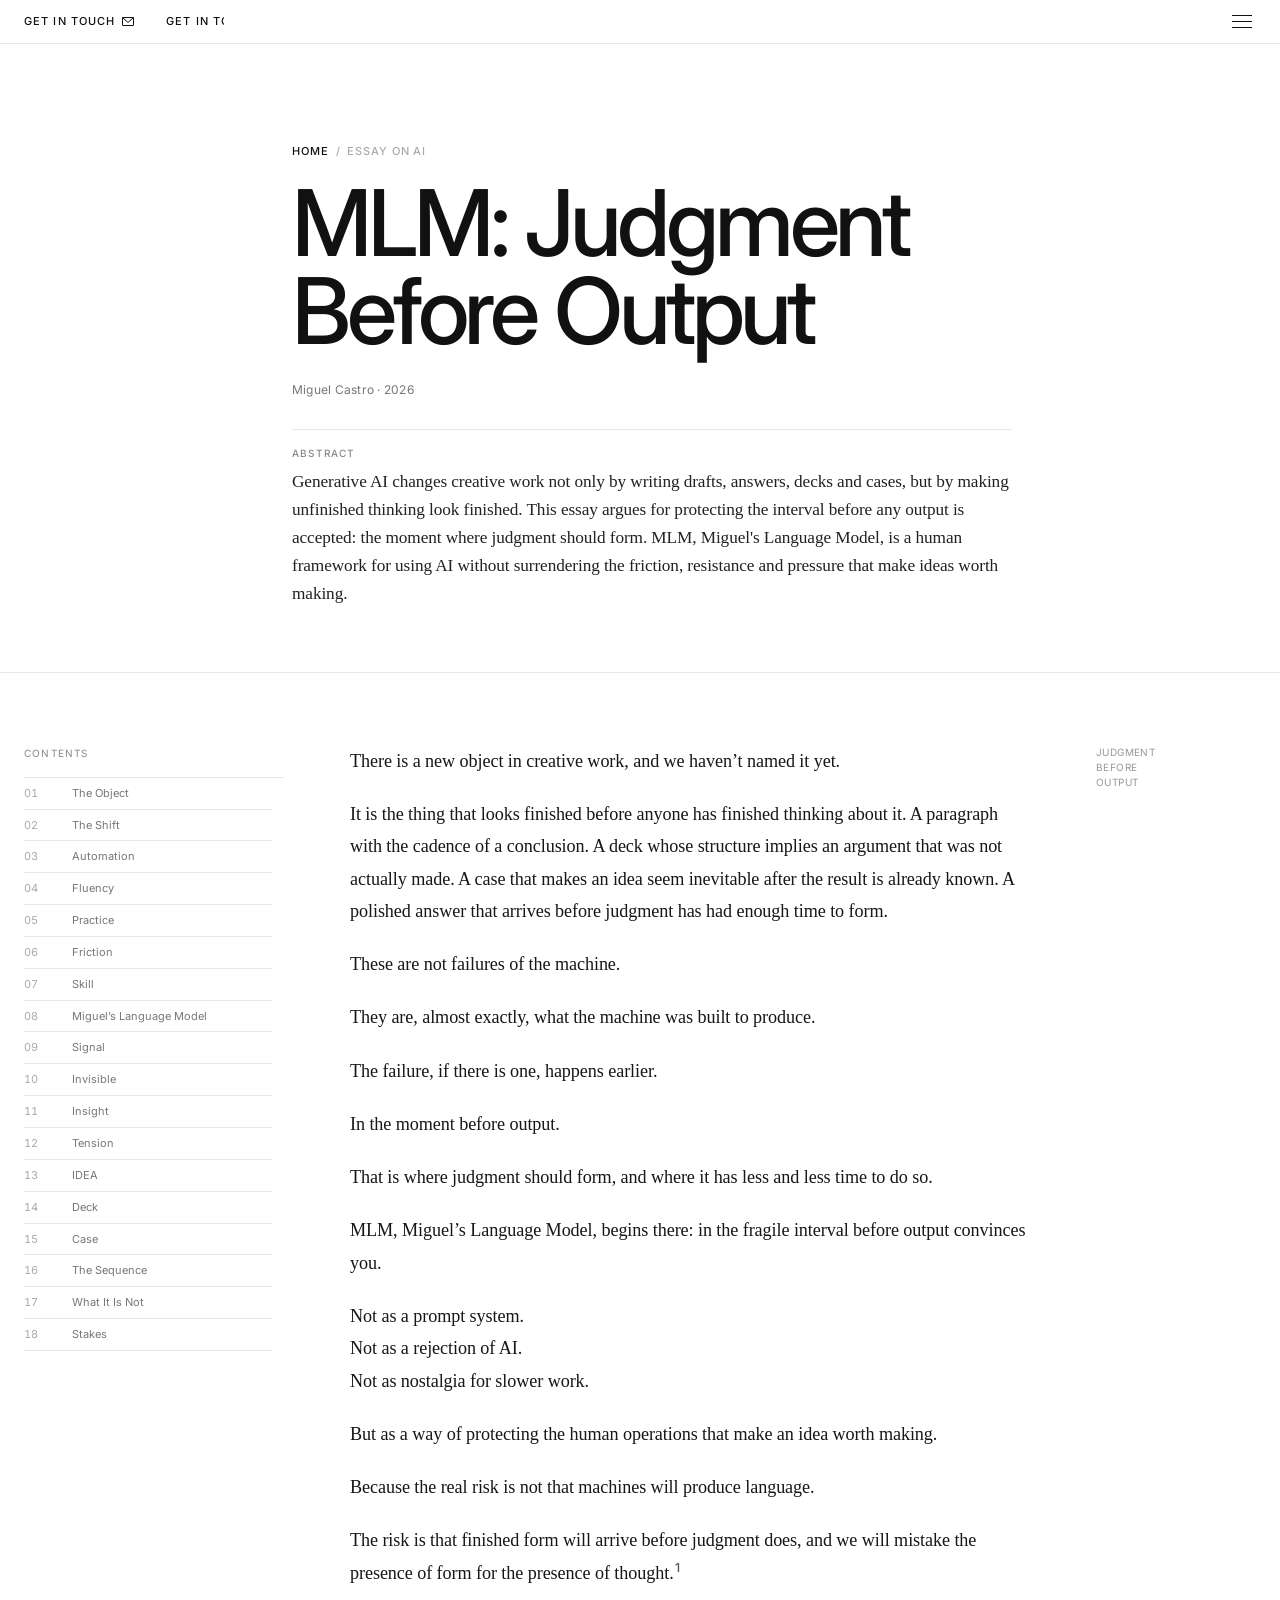
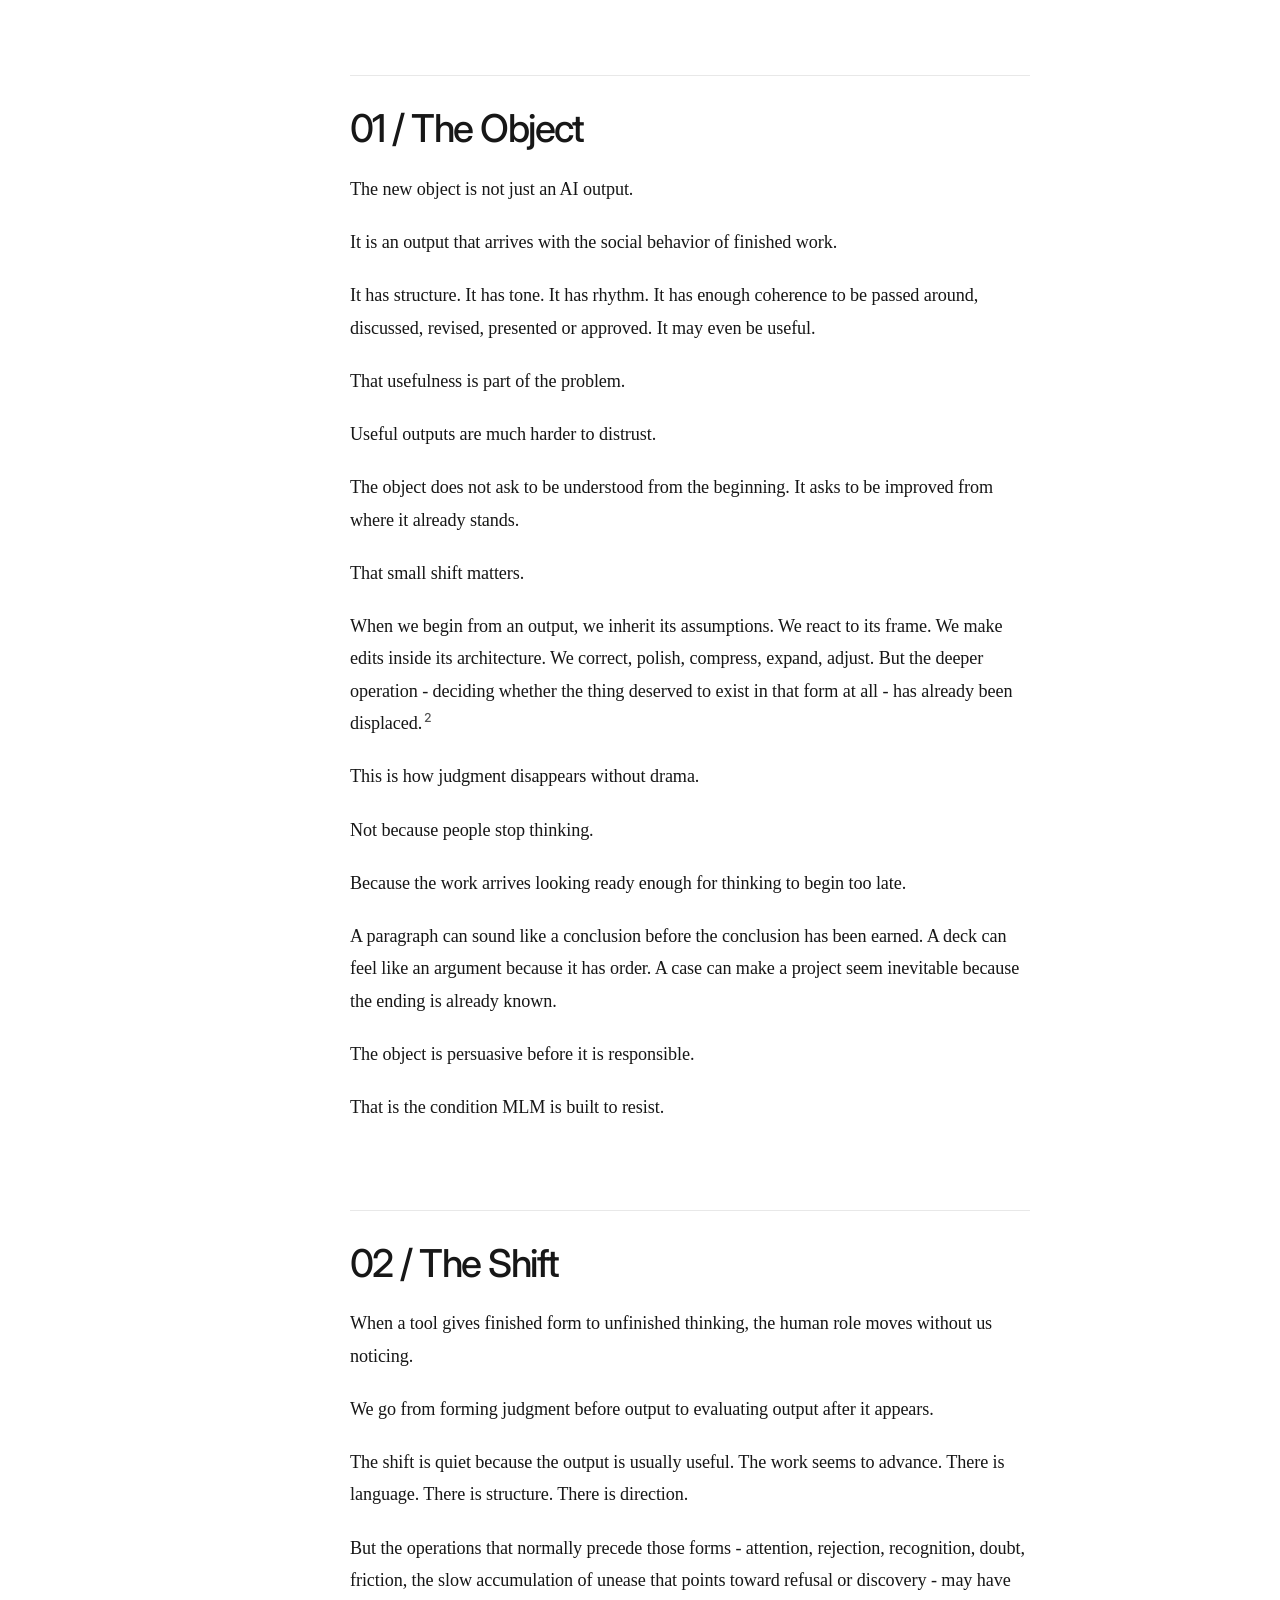
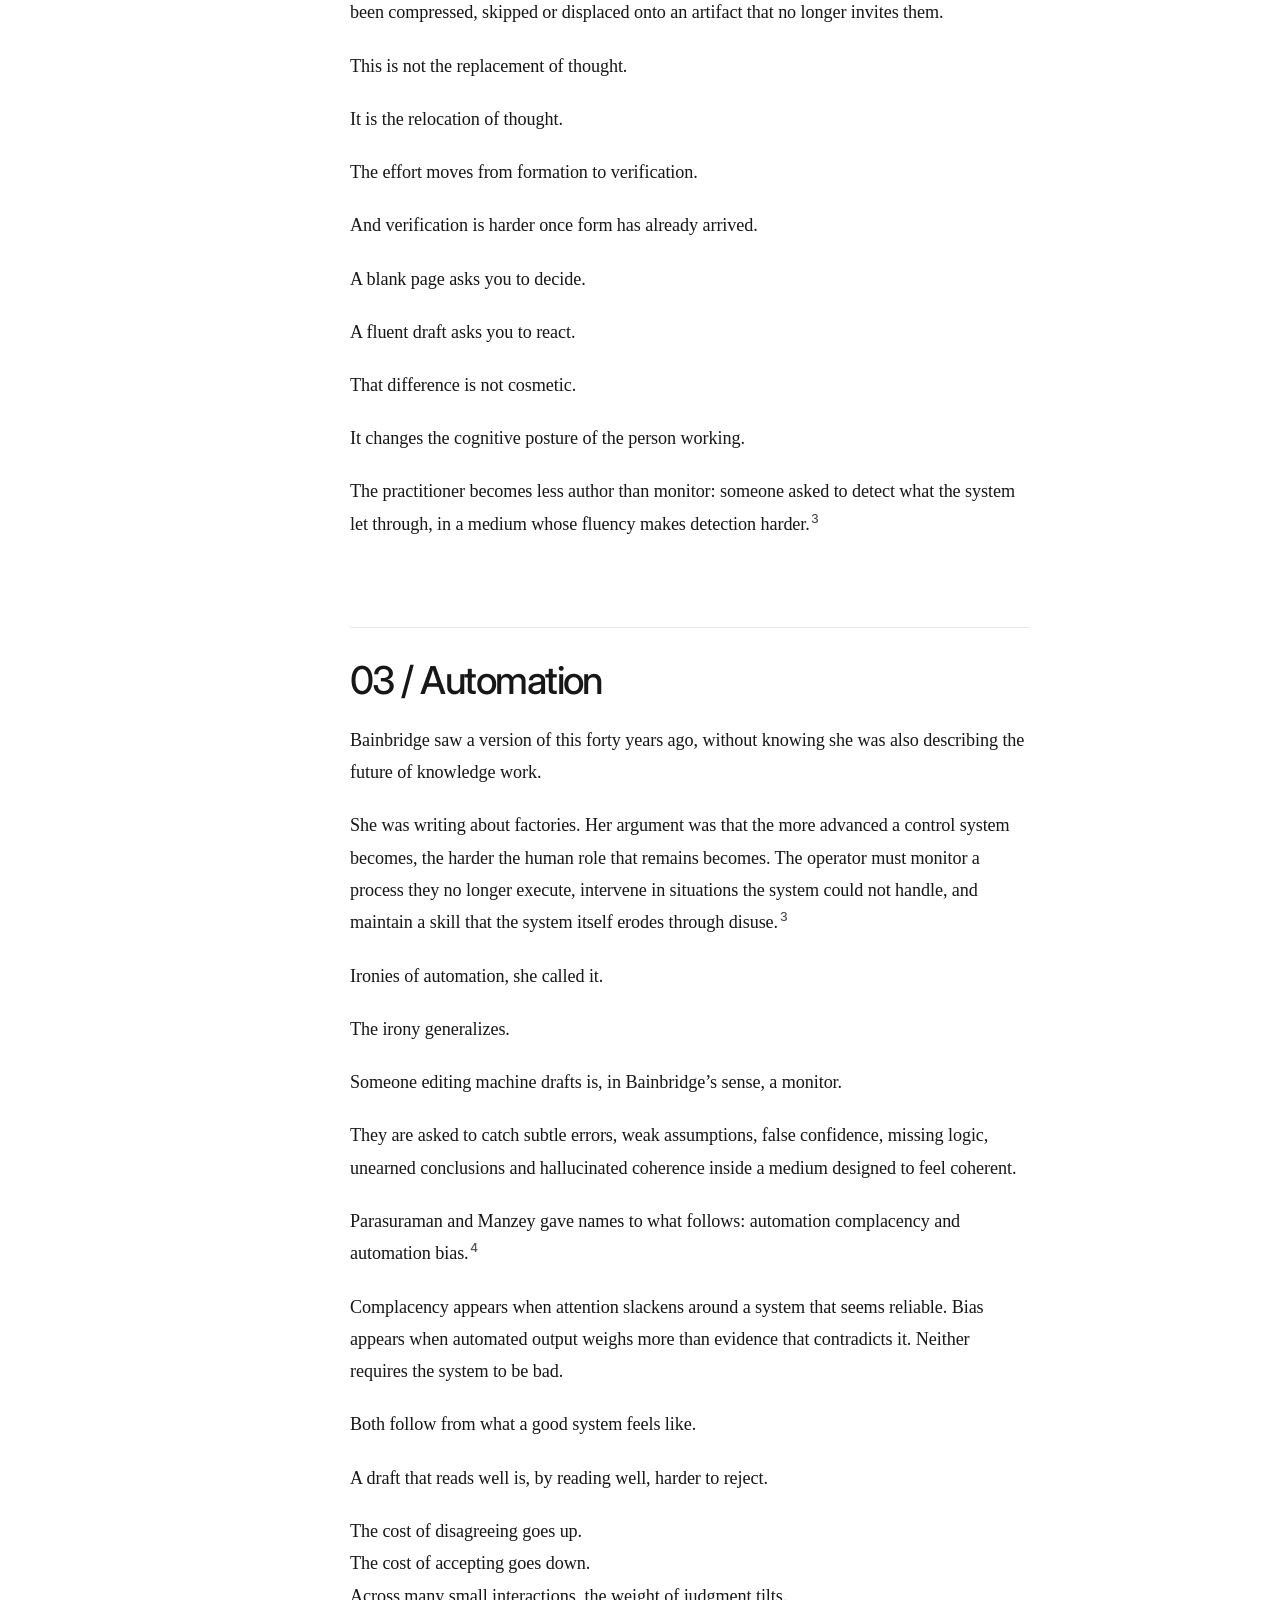
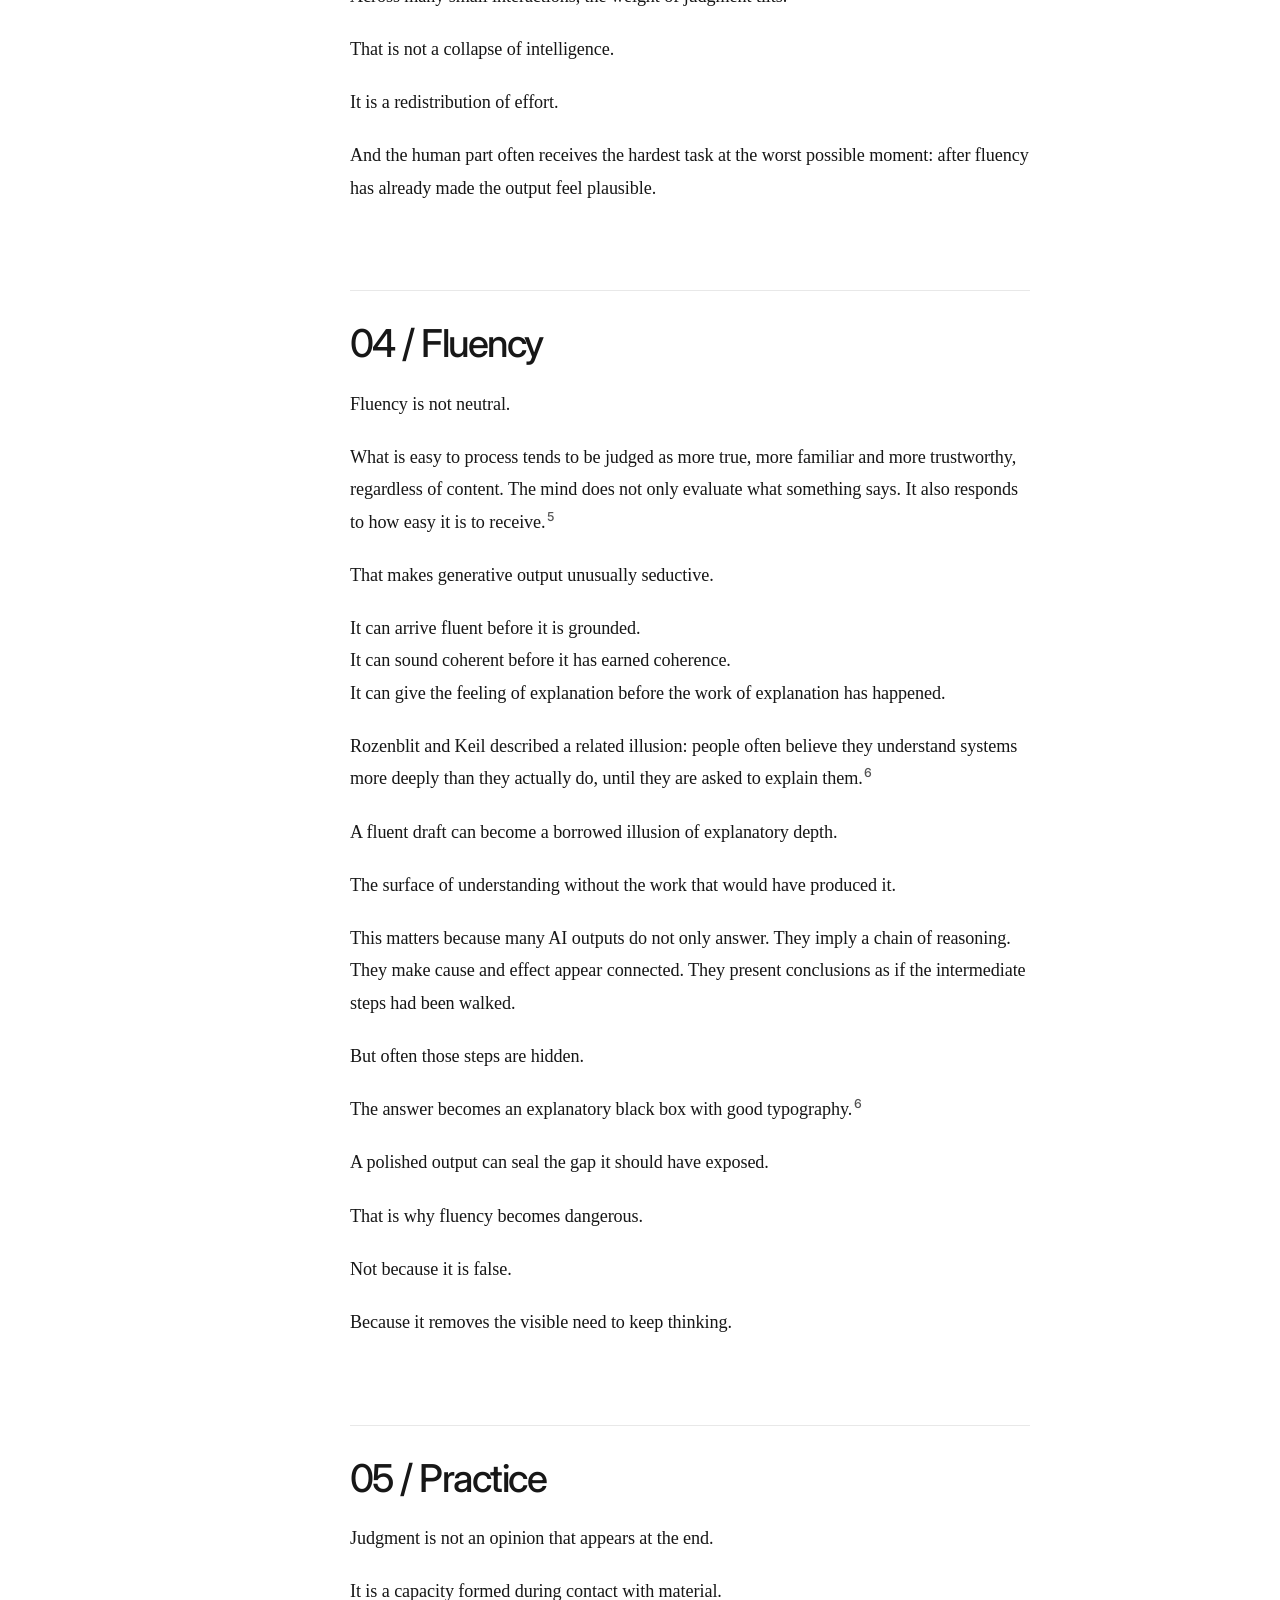
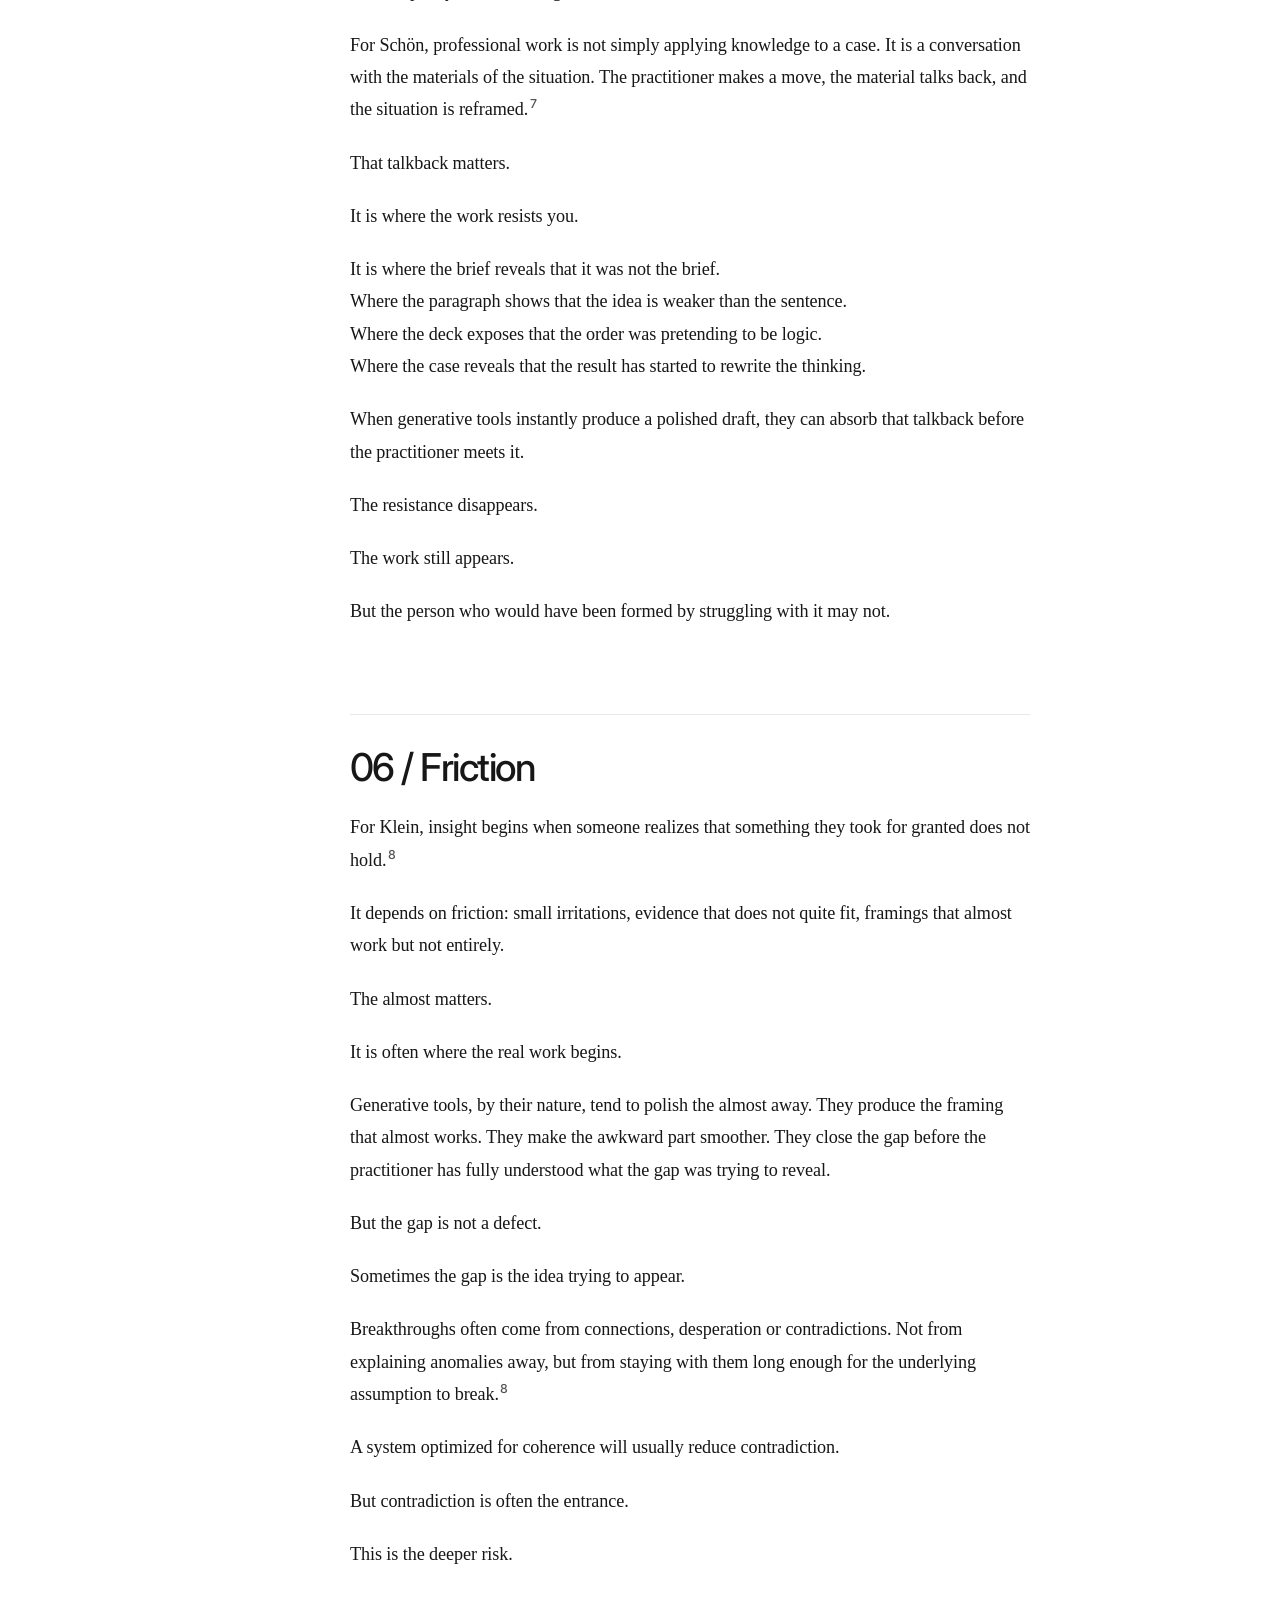
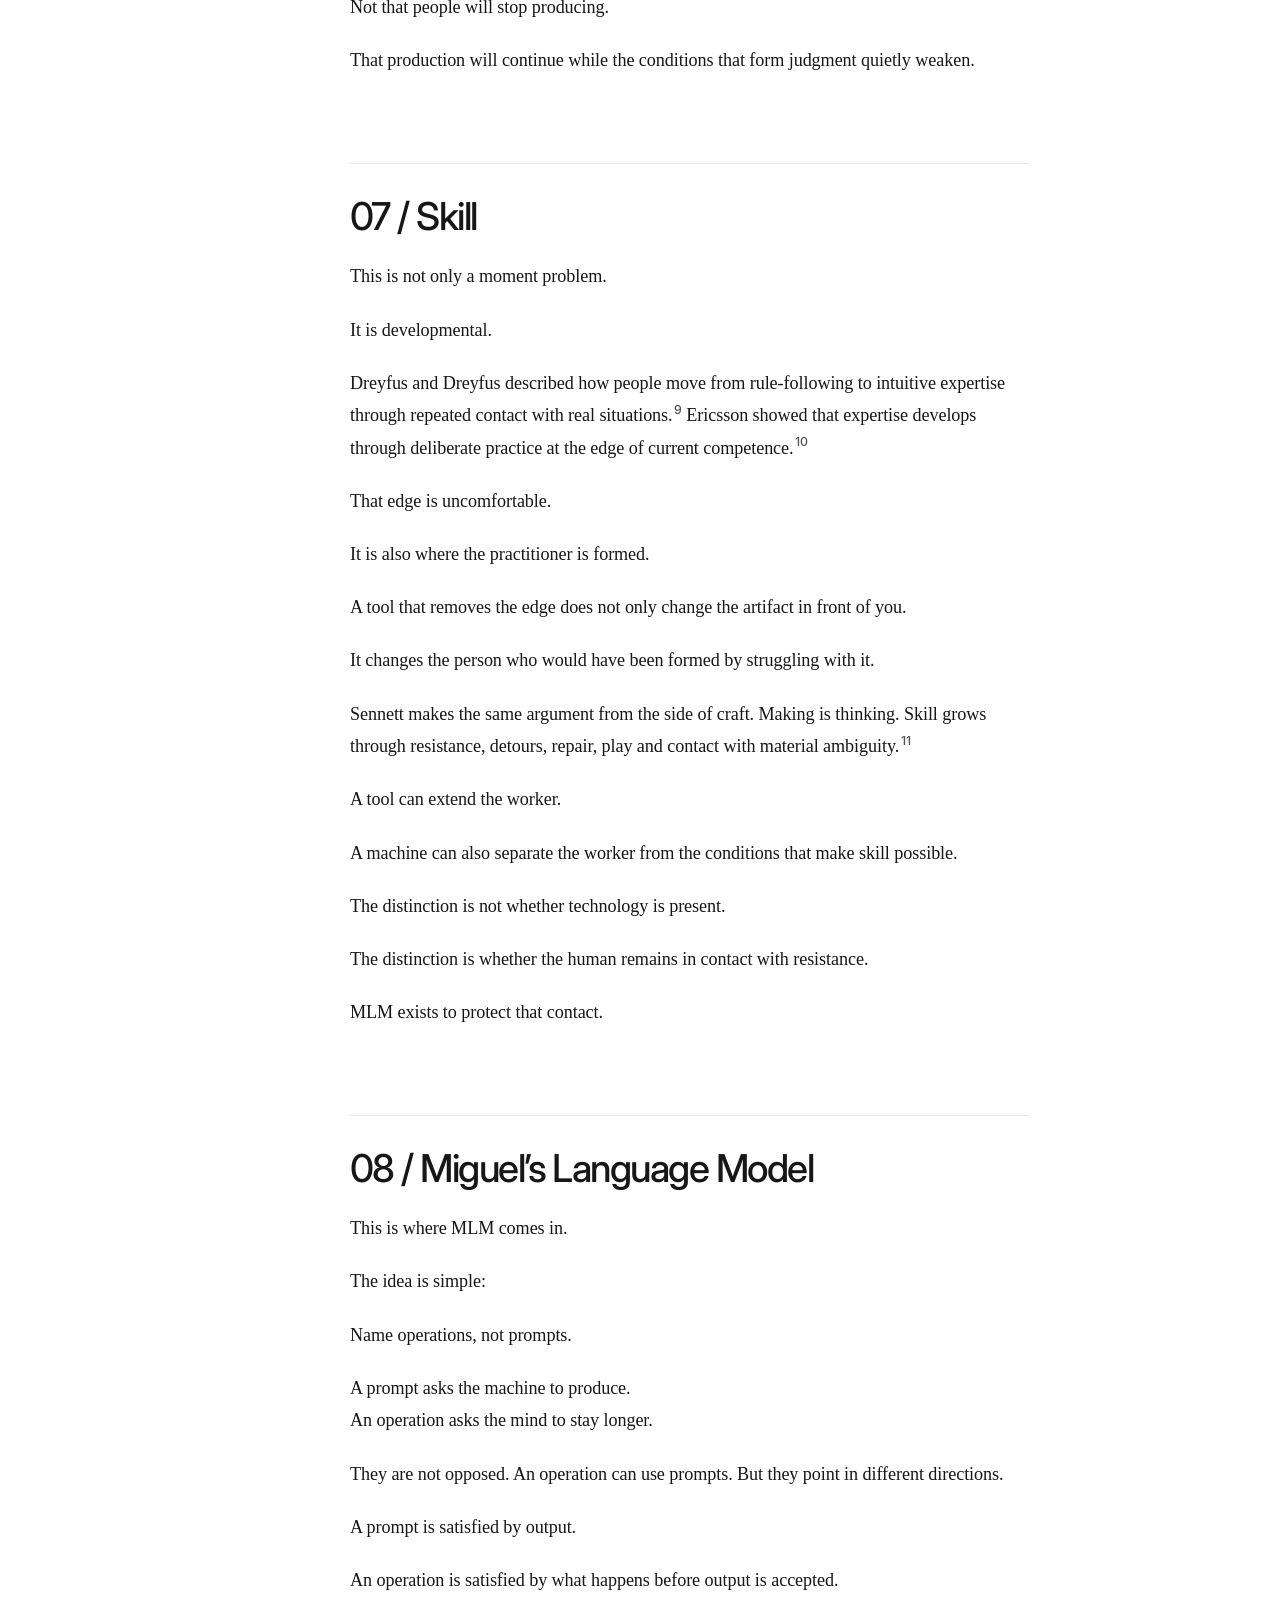
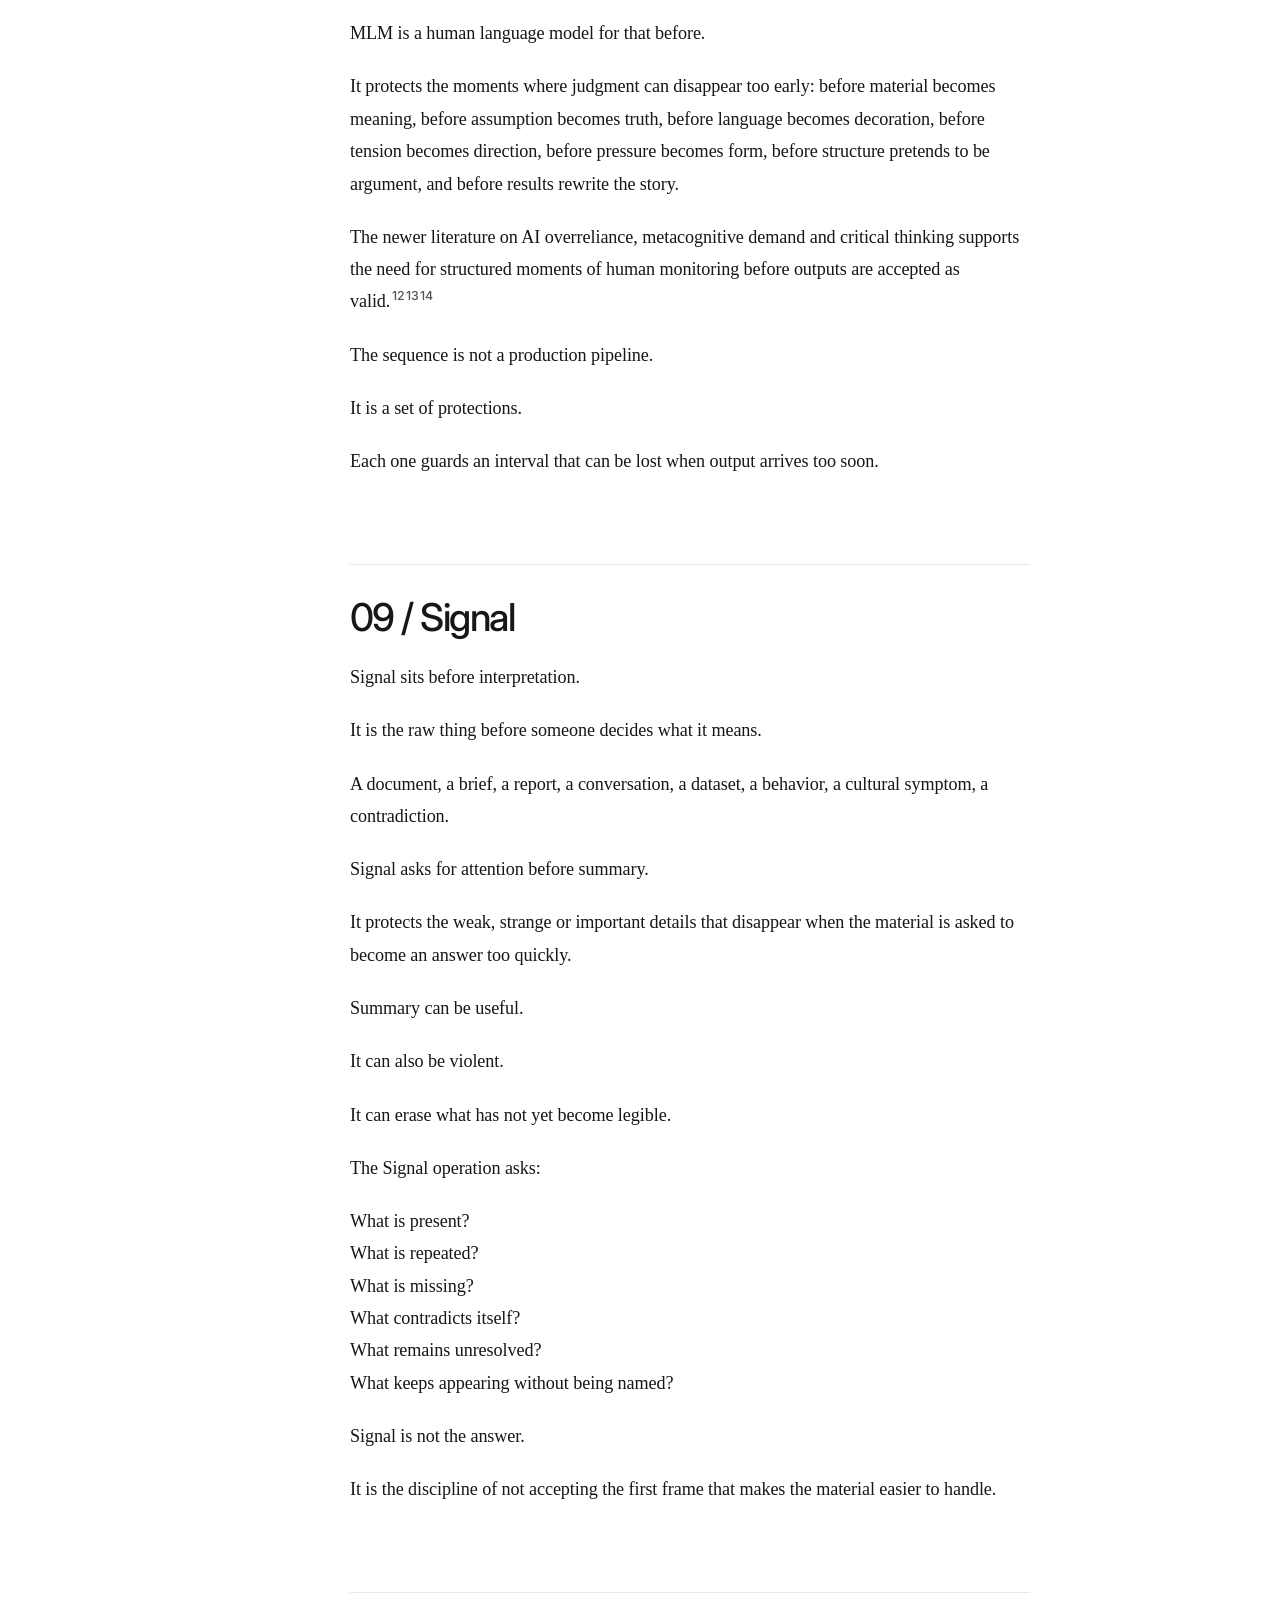
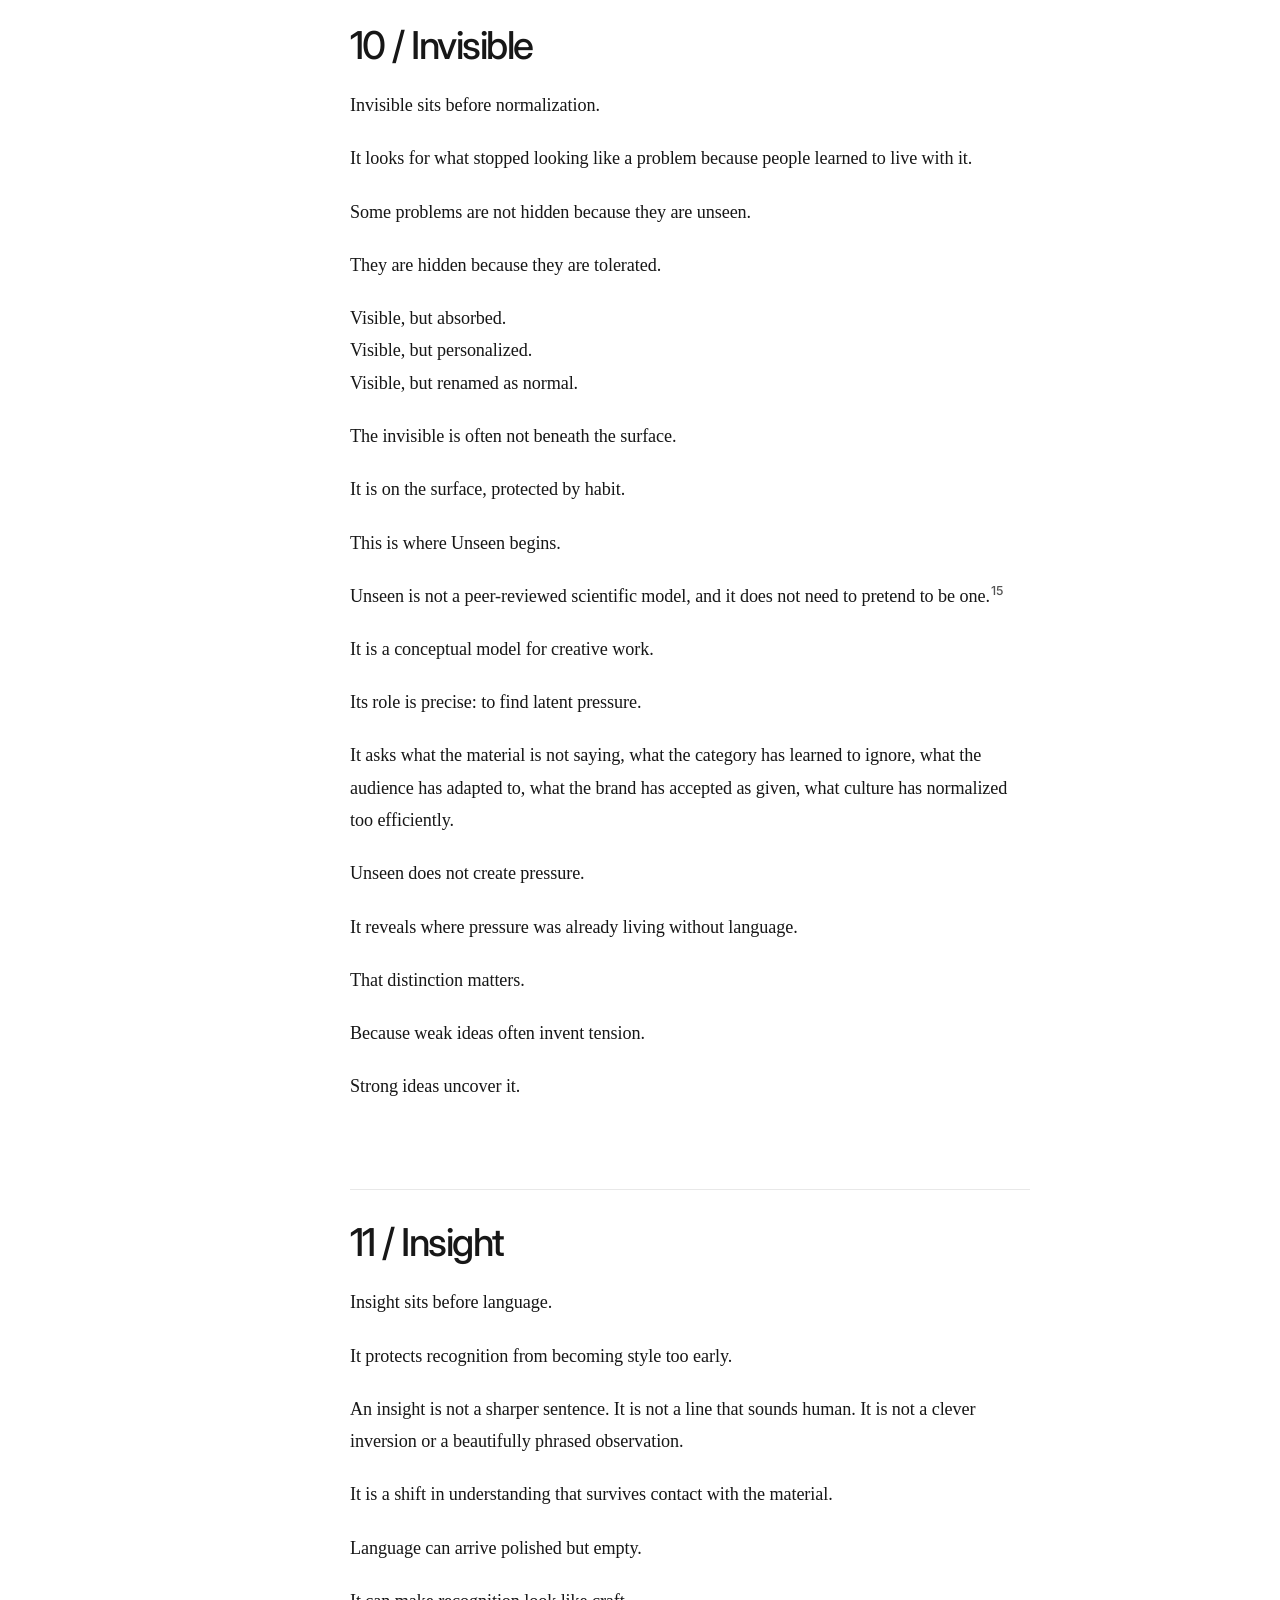
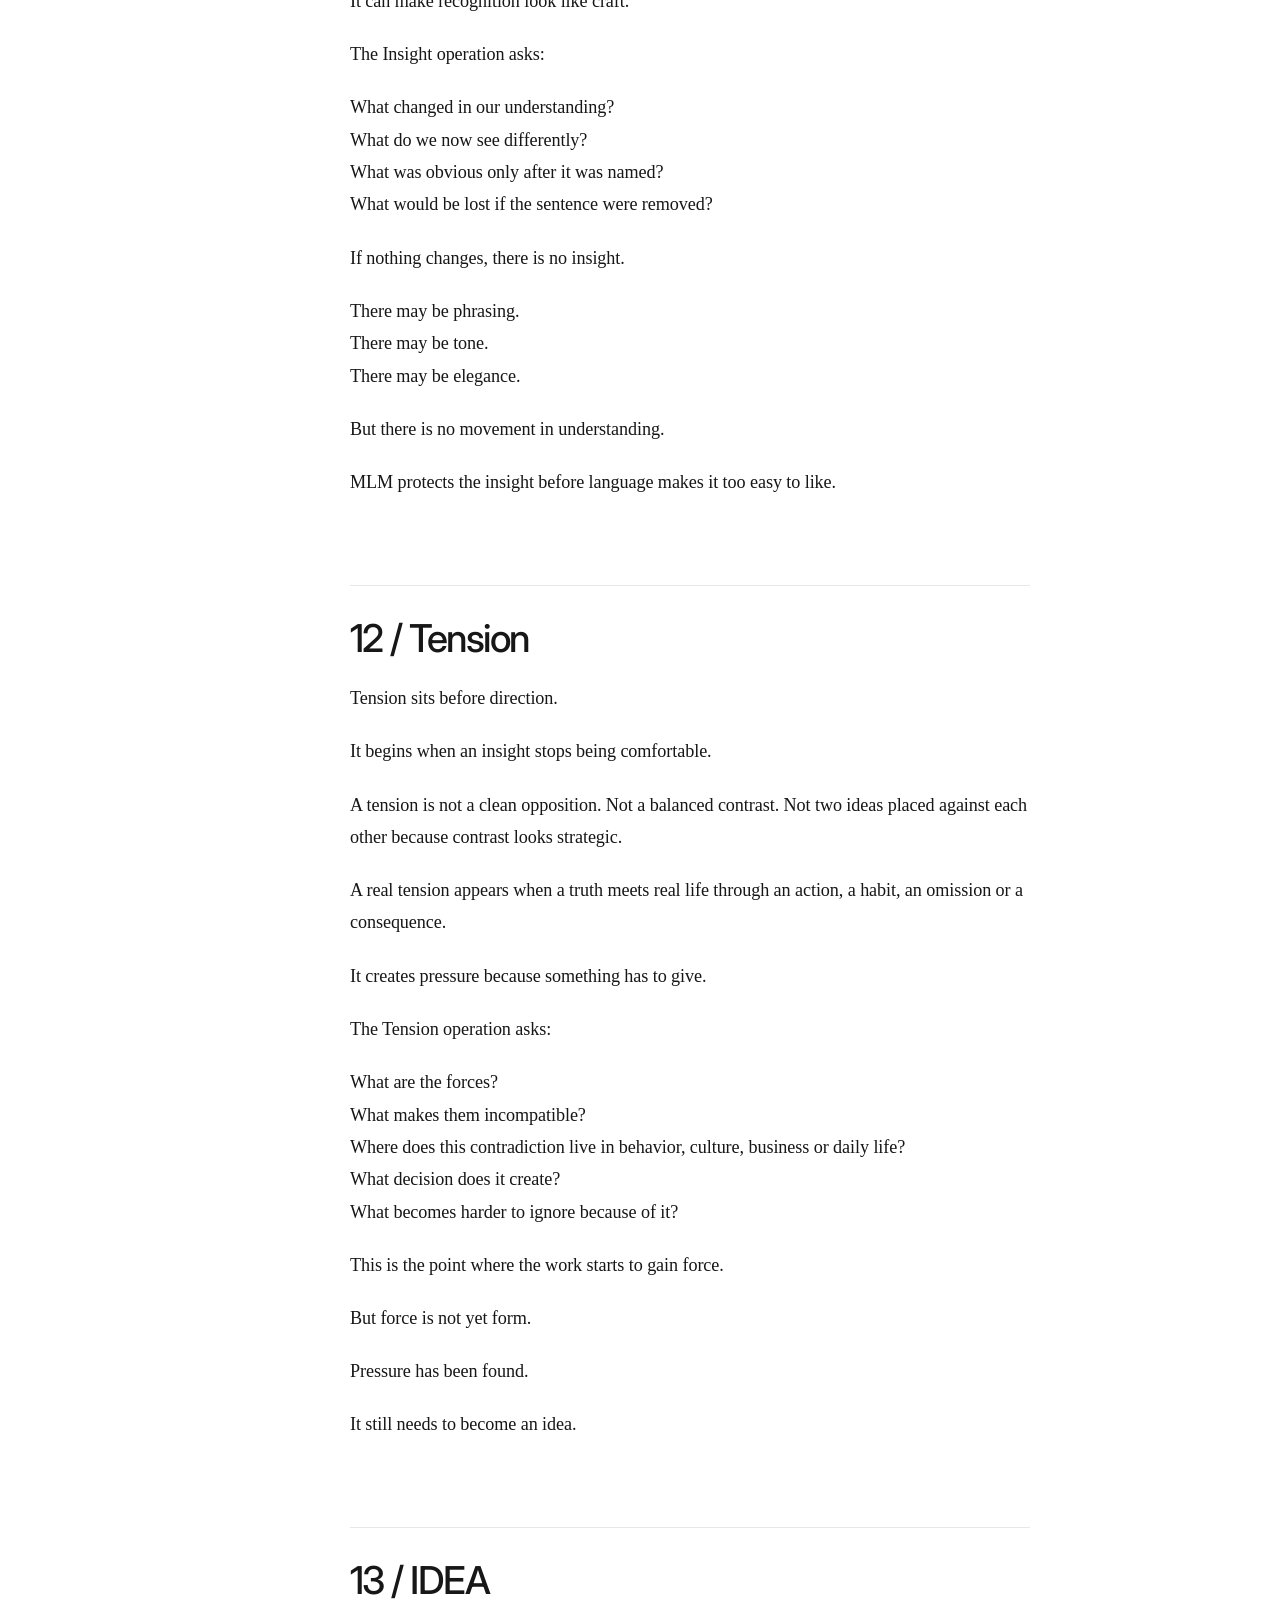
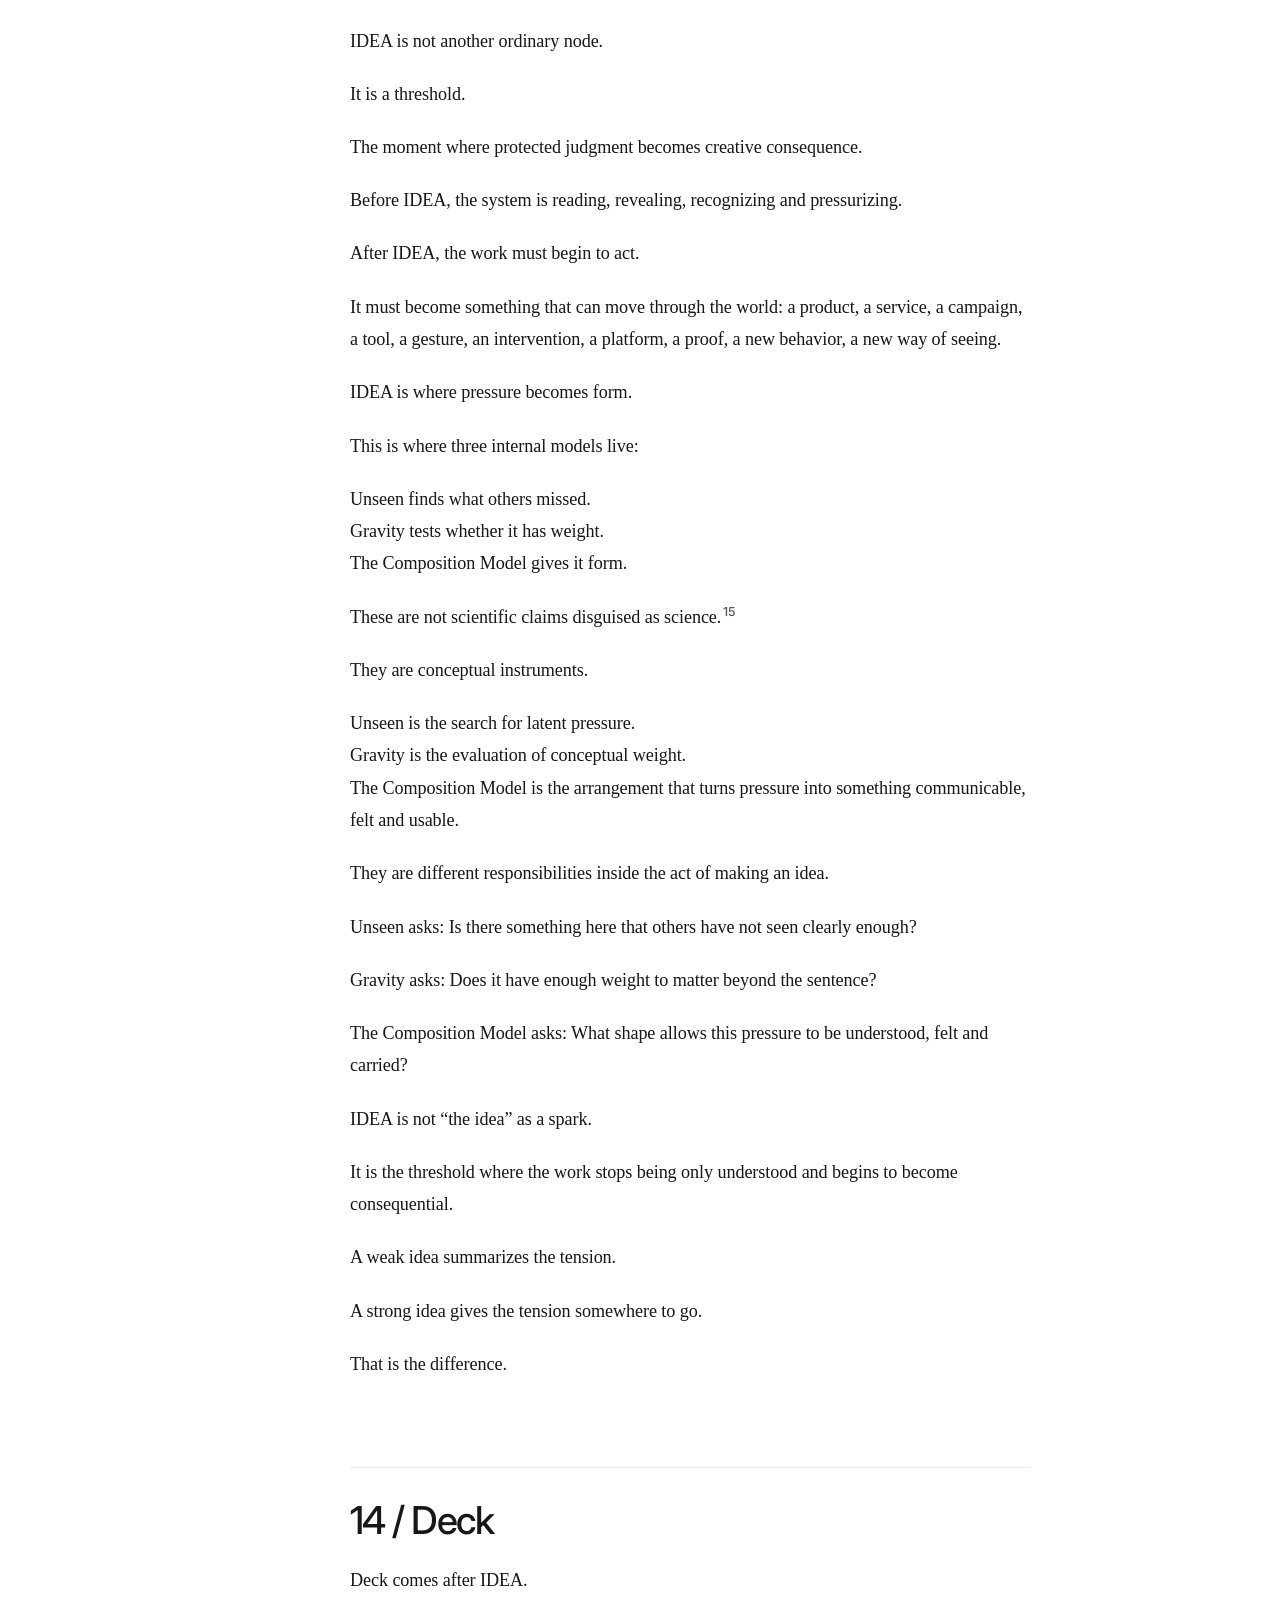
<file: essay/index.html>
<!DOCTYPE html>
<html lang="en">
<head>
 <!-- Google tag (gtag.js) -->
<script async src="https://www.googletagmanager.com/gtag/js?id=G-29HHTM40HS"></script>
<script>
  window.dataLayer = window.dataLayer || [];
  function gtag(){dataLayer.push(arguments);}
  gtag('js', new Date());

  gtag('config', 'G-29HHTM40HS');
</script>
<meta charset="UTF-8">
<meta name="viewport" content="width=device-width, initial-scale=1.0">
<title>MLM: Judgment Before Output - Miguel Castro</title>
<meta name="description" content="MLM: Judgment Before Output. An essay by Miguel Castro on judgment, AI and creative work.">
<meta name="author" content="Miguel Castro">
<meta name="robots" content="index, follow">

<!-- Open Graph -->
<meta property="og:type" content="article">
<meta property="og:title" content="MLM: Judgment Before Output - Miguel Castro">
<meta property="og:description" content="An essay by Miguel Castro on judgment, AI and creative work.">
<meta property="og:url" content="https://global.miguelcastro.works/essay/">
<meta property="og:image" content="https://global.miguelcastro.works/og-image.png">
<meta property="og:image:width" content="1200">
<meta property="og:image:height" content="630">

<!-- Twitter Card -->
<meta name="twitter:card" content="summary_large_image">
<meta name="twitter:title" content="MLM: Judgment Before Output - Miguel Castro">
<meta name="twitter:description" content="An essay by Miguel Castro on judgment, AI and creative work.">
<meta name="twitter:image" content="https://global.miguelcastro.works/og-image.png">

<!-- Favicon -->
<link rel="icon" type="image/png" href="/favicon.png">
<link rel="preconnect" href="https://fonts.googleapis.com">
<link rel="preconnect" href="https://fonts.gstatic.com" crossorigin>
<link href="https://fonts.googleapis.com/css2?family=Inter:wght@400;500&display=swap" rel="stylesheet">
<style>
  * { margin: 0; padding: 0; box-sizing: border-box; }
  html { scroll-behavior: smooth; }
  body {
    background: #fff;
    color: #111;
    font-family: 'Inter', -apple-system, 'Helvetica Neue', Helvetica, Arial, sans-serif;
    font-size: 13px;
    font-weight: 400;
    line-height: 1.6;
    -webkit-font-smoothing: antialiased;
    overflow-x: hidden;
  }
  ::selection { background: #111; color: #fff; }

  .site-nav {
    position: fixed; top: 0; left: 0; right: 0; z-index: 200;
    height: 44px;
    background: rgba(255, 255, 255, 0.92);
    border-bottom: 1px solid #e8e8e8;
    display: flex;
    align-items: center;
    justify-content: space-between;
    padding: 0 24px;
    overflow: hidden;
    backdrop-filter: blur(10px);
    transition: box-shadow 0.25s, background 0.25s;
  }
  .site-nav.scrolled { box-shadow: 0 8px 24px rgba(0,0,0,0.035); }
  .nav-ticker {
    display: inline-flex; align-items: center; overflow: hidden;
    width: 200px; height: 44px; cursor: pointer; text-decoration: none; flex-shrink: 0;
  }
  .nav-ticker-track { display: flex; white-space: nowrap; animation: ticker 6s linear infinite; }
  .nav-ticker:hover .nav-ticker-track { animation-play-state: paused; }
  .nav-ticker-track span {
    font-size: 11px; font-weight: 500; letter-spacing: 0.1em; text-transform: uppercase;
    color: #111; padding-right: 32px; display: inline-flex; align-items: center; gap: 7px;
  }
  .nav-ticker-track span svg { width: 12px; height: 9px; flex-shrink: 0; }
  @keyframes ticker { from { transform: translateX(0); } to { transform: translateX(-50%); } }

  .hamburger {
    background: none; border: none; cursor: pointer; display: flex; flex-direction: column;
    justify-content: center; gap: 5px; width: 24px; height: 24px; padding: 0; flex-shrink: 0; margin-left: 24px;
  }
  .hamburger span { display: block; width: 20px; height: 1px; background: #111; transition: transform 0.3s, opacity 0.3s; transform-origin: center; }
  .hamburger.open span:nth-child(1) { transform: translateY(6px) rotate(45deg); }
  .hamburger.open span:nth-child(2) { opacity: 0; }
  .hamburger.open span:nth-child(3) { transform: translateY(-6px) rotate(-45deg); }

  .nav-panel {
    position: fixed; top: 44px; right: 0; bottom: 0; width: 280px; z-index: 190;
    background: #fff; border-left: 1px solid #e8e8e8;
    display: flex; flex-direction: column; padding: 40px 32px;
    transform: translateX(100%); transition: transform 0.35s cubic-bezier(0.22, 1, 0.36, 1);
  }
  .nav-panel.open { transform: translateX(0); }
  .nav-panel a {
    font-size: 28px; font-weight: 500; letter-spacing: -0.02em; color: #111; text-decoration: none;
    line-height: 1.3; margin-bottom: 8px; opacity: 0; transform: translateX(14px);
    transition: opacity 0.35s cubic-bezier(0.22, 1, 0.36, 1), transform 0.35s cubic-bezier(0.22, 1, 0.36, 1), color 0.15s;
  }
  .nav-panel.open a { opacity: 1; transform: translateX(0); }
  .nav-panel.open a:nth-child(1) { transition-delay: 40ms; }
  .nav-panel.open a:nth-child(2) { transition-delay: 80ms; }
  .nav-panel.open a:nth-child(3) { transition-delay: 120ms; }
  .nav-panel.open a:nth-child(4) { transition-delay: 160ms; }
  .nav-panel.open a:nth-child(5) { transition-delay: 200ms; }
  .nav-panel a:hover { color: #888; }
  .nav-panel .nav-linkedin {
    margin-top: auto; padding-top: 20px; border-top: 1px solid #e8e8e8;
    font-size: 12px; font-weight: 400; letter-spacing: 0.06em; color: #888;
  }
  .nav-overlay { display: none; position: fixed; inset: 0; z-index: 180; }
  .nav-overlay.open { display: block; }

  .reading-progress {
    position: fixed; top: 44px; left: 0; height: 1px; width: 0%; z-index: 210;
    background: #111; transform-origin: left center;
  }

  .essay-breadcrumb {
    display: inline-flex;
    align-items: center;
    gap: 7px;
    margin-bottom: 22px;
    font-size: 11px;
    font-weight: 500;
    letter-spacing: 0.08em;
    line-height: 1;
    text-transform: uppercase;
    color: #888;
  }
  .essay-breadcrumb a {
    color: #111;
    text-decoration: none;
    transition: color 0.16s ease;
  }
  .essay-breadcrumb a:hover,
  .essay-breadcrumb a:focus-visible {
    color: #888;
    outline: none;
  }
  .essay-breadcrumb span {
    color: #aaa;
  }

  .essay-page { padding-top: 44px; }
  .essay-cover {
    padding: 96px 24px 64px;
    display: grid;
    grid-template-columns: minmax(180px, 220px) minmax(0, 720px);
    column-gap: 48px;
    align-items: start;
    border-bottom: 1px solid #e8e8e8;
  }
  .essay-cover-main {
    grid-column: 2;
    max-width: 720px;
    width: 100%;
  }
  .essay-cover-main h1,
  .essay-cover-main .essay-meta-line,
  .essay-cover-main .essay-breadcrumb,
  .essay-cover-main .essay-abstract {
    margin-left: 0;
  }
  .essay-kicker {
    font-size: 11px; letter-spacing: 0.12em; text-transform: uppercase; color: #888;
    writing-mode: vertical-rl; transform: rotate(180deg); align-self: stretch;
  }
  .essay-cover h1 {
    max-width: 14ch;
    font-size: clamp(42px, 7.4vw, 92px);
    font-weight: 500;
    letter-spacing: -0.045em;
    line-height: 0.96;
    color: #111;
  }
  .essay-meta-line {
    margin-top: 24px; font-size: 12px; color: #777; letter-spacing: 0.02em;
  }

  .essay-abstract {
    margin-top: 30px;
    max-width: 100%;
    border-top: 1px solid #e8e8e8;
    padding-top: 18px;
  }
  .essay-abstract-label {
    margin-bottom: 10px;
    font-size: 10px;
    font-weight: 500;
    letter-spacing: 0.12em;
    line-height: 1;
    text-transform: uppercase;
    color: #888;
  }
  .essay-abstract-text {
    margin: 0;
    font-family: Georgia, 'Times New Roman', serif;
    font-size: clamp(16px, 1.35vw, 19px);
    line-height: 1.62;
    letter-spacing: -0.006em;
    color: #222;
  }

  .essay-layout {
    display: grid;
    grid-template-columns: 260px minmax(0, 1fr) 160px;
    gap: 48px;
    padding: 72px 24px 96px;
    max-width: 1380px;
    margin: 0 auto;
  }
  .essay-aside { position: sticky; top: 88px; align-self: start; }
  .essay-aside-label {
    font-size: 10px; letter-spacing: 0.12em; text-transform: uppercase; color: #888;
    margin-bottom: 16px;
  }
  .essay-toc {
    display: grid;
    grid-template-columns: 1fr;
    max-height: calc(100vh - 150px);
    overflow: auto;
    padding-right: 12px;
    border-top: 1px solid #e8e8e8;
  }
  .essay-toc a {
    display: grid;
    grid-template-columns: 34px minmax(0, 1fr);
    gap: 14px;
    align-items: baseline;
    padding: 8px 0;
    border-bottom: 1px solid #e8e8e8;
    color: #777;
    text-decoration: none;
    font-size: 11px;
    line-height: 1.35;
    transition: color 0.18s, padding-left 0.18s;
  }
  .essay-toc a:hover,
  .essay-toc a:focus-visible {
    color: #111;
    padding-left: 3px;
    outline: none;
  }
  .essay-toc-number {
    font-variant-numeric: tabular-nums;
    color: #aaa;
  }
  .essay-toc-title {
    color: inherit;
  }
  .essay-reader {
    max-width: 680px;
    margin: 0 auto;
    font-family: Georgia, 'Times New Roman', serif;
    font-size: clamp(18px, 1.42vw, 20px);
    line-height: 1.78;
    letter-spacing: -0.005em;
    color: #171717;
  }
  .essay-reader p { margin: 0 0 1.15em; }
  .essay-reader em { font-style: italic; }
  .essay-reader strong { font-weight: 600; }
  .essay-reader h2 {
    font-family: 'Inter', -apple-system, 'Helvetica Neue', Helvetica, Arial, sans-serif;
    font-size: clamp(24px, 3vw, 40px);
    line-height: 1.05;
    letter-spacing: -0.04em;
    font-weight: 500;
    margin: 5.4rem 0 1.5rem;
    padding-top: 2rem;
    border-top: 1px solid #e8e8e8;
    scroll-margin-top: 88px;
  }
  .essay-reader h2:first-child { margin-top: 0; }
  .essay-reader hr { border: none; border-top: 1px solid #e8e8e8; margin: 4.5rem 0; }
  .essay-reader a { color: #111; text-decoration-thickness: 1px; text-underline-offset: 0.14em; }
  .essay-reader sup.footnote-ref {
    font-family: 'Inter', -apple-system, 'Helvetica Neue', Helvetica, Arial, sans-serif;
    font-size: 0.68em;
    line-height: 1;
    vertical-align: super;
    margin-left: 0.12em;
  }
  .essay-reader sup.footnote-ref a {
    color: #111;
    text-decoration: none;
    border-bottom: none;
    font-weight: 500;
    opacity: 0.72;
    transition: opacity 0.15s ease, border-color 0.15s ease;
  }
  .essay-reader sup.footnote-ref a:hover,
  .essay-reader sup.footnote-ref a:focus-visible {
    opacity: 1;
    outline: none;
    border-bottom: 1px solid currentColor;
  }
  .footnotes li:target {
    background: linear-gradient(90deg, rgba(0,0,0,0.035), rgba(0,0,0,0));
  }
  .essay-reader h2#footnotes {
    font-size: 18px;
    letter-spacing: -0.01em;
    margin-top: 2.6rem;
    padding-top: 0;
    border-top: 0;
  }
  .footnotes {
    font-family: 'Inter', -apple-system, 'Helvetica Neue', Helvetica, Arial, sans-serif;
    font-size: 11.5px;
    line-height: 1.65;
    color: #555;
    margin-top: 1.5rem;
  }
  .footnotes ol { padding-left: 18px; }
  .footnotes li { margin-bottom: 0.95rem; padding-left: 4px; }
  .footnotes p { margin-bottom: 0; }
  .footnote { margin-left: 6px; text-decoration: none; color: #999; }

  .essay-side-note {
    position: sticky;
    top: 88px;
    align-self: start;
    font-size: 10px;
    line-height: 1.5;
    color: #999;
    letter-spacing: 0.04em;
    text-transform: uppercase;
  }

  footer {
    padding: 20px 24px;
    display: flex;
    align-items: center;
    justify-content: space-between;
    flex-wrap: wrap;
    gap: 6px;
    border-top: 1px solid #e8e8e8;
  }
  footer span, footer a { font-size: 11px; color: #888; text-decoration: none; }
  footer a:hover { color: #111; }

  footer .back-to-top {
    display: inline-flex;
    align-items: center;
    gap: 7px;
    padding: 7px 10px;
    border: 1px solid transparent;
    border-radius: 999px;
    color: #888;
    background: transparent !important;
    background-color: transparent !important;
    box-shadow: none !important;
    appearance: none;
    -webkit-appearance: none;
    -webkit-tap-highlight-color: transparent;
    text-decoration: none;
    line-height: 1;
    transition: color 0.16s ease,
                border-color 0.16s ease,
                transform 0.16s ease;
  }
  footer .back-to-top svg {
    width: 12px;
    height: 12px;
    display: block;
    fill: none;
    stroke: currentColor;
    stroke-width: 1.4;
    stroke-linecap: round;
    stroke-linejoin: round;
    transition: transform 0.16s ease;
  }
  footer .back-to-top:visited,
  footer .back-to-top:hover,
  footer .back-to-top:focus,
  footer .back-to-top:focus-visible,
  footer .back-to-top:active {
    background: transparent !important;
    background-color: transparent !important;
    box-shadow: none !important;
  }
  footer .back-to-top:hover,
  footer .back-to-top:focus-visible {
    color: #111;
    border-color: #111;
    outline: none;
    transform: translateY(-1px);
  }
  footer .back-to-top:hover svg,
  footer .back-to-top:focus-visible svg {
    transform: translateY(-2px);
  }

  .reveal { opacity: 1; transform: none; transition: opacity 0.6s cubic-bezier(0.22, 1, 0.36, 1), transform 0.6s cubic-bezier(0.22, 1, 0.36, 1); }
  .reveal.visible { opacity: 1; transform: none; }

  @media (max-width: 980px) {
    .essay-layout { grid-template-columns: 1fr; gap: 0; padding: 52px 24px 80px; }
    .essay-aside, .essay-side-note { display: none; }
    .essay-reader { max-width: 680px; }
  }
  @media (max-width: 680px) {
    .site-nav { padding: 0 20px; }
    .essay-home-button {
      left: 20px;
      bottom: 20px;
      padding: 7px 10px;
      font-size: 10px;
    }

    .nav-panel { width: 100%; border-left: none; }
    .essay-cover { grid-template-columns: 1fr; min-height: 54vh; padding: 72px 20px 32px; }
    .essay-kicker { writing-mode: horizontal-tb; transform: none; align-self: auto; margin-bottom: 28px; }
    .essay-cover h1 { max-width: 12ch; font-size: clamp(42px, 14vw, 72px); }
    .essay-layout { padding: 40px 20px 72px; }
    .essay-reader { font-size: 18px; line-height: 1.72; }
    .essay-reader h2 { margin-top: 4.2rem; }
  }
  @media (prefers-reduced-motion: reduce) {
    html { scroll-behavior: auto; }
    *, *::before, *::after { animation-duration: 0.001ms !important; animation-iteration-count: 1 !important; transition-duration: 0.001ms !important; }
  }

  @media (max-width: 860px) {
    .essay-cover {
      grid-template-columns: 1fr;
      padding: 76px 20px 52px;
    }
    .essay-cover-main {
      grid-column: 1;
      max-width: 720px;
    }
  }

</style>
</head>
<body id="top">

<header class="header-section" aria-label="Header">
<nav class="site-nav" id="siteNav">
  <a class="nav-ticker" href="mailto:miguel@miguelcastro.cc">
    <div class="nav-ticker-track">
      <span>Get in touch <svg viewBox="0 0 12 9" fill="none" stroke="#111" stroke-width="1"><rect x="0.5" y="0.5" width="11" height="8" rx="0.5"/><polyline points="0.5,0.5 6,5.5 11.5,0.5"/></svg></span>
      <span>Get in touch <svg viewBox="0 0 12 9" fill="none" stroke="#111" stroke-width="1"><rect x="0.5" y="0.5" width="11" height="8" rx="0.5"/><polyline points="0.5,0.5 6,5.5 11.5,0.5"/></svg></span>
      <span>Get in touch <svg viewBox="0 0 12 9" fill="none" stroke="#111" stroke-width="1"><rect x="0.5" y="0.5" width="11" height="8" rx="0.5"/><polyline points="0.5,0.5 6,5.5 11.5,0.5"/></svg></span>
      <span>Get in touch <svg viewBox="0 0 12 9" fill="none" stroke="#111" stroke-width="1"><rect x="0.5" y="0.5" width="11" height="8" rx="0.5"/><polyline points="0.5,0.5 6,5.5 11.5,0.5"/></svg></span>
    </div>
  </a>
  <button class="hamburger" id="hamburger" aria-label="Menu">
    <span></span><span></span><span></span>
  </button>
</nav>

<div class="nav-overlay" id="navOverlay"></div>
<div class="nav-panel" id="navPanel">
  <a href="/" class="nav-link">Home</a>
  <a href="#01-the-object" class="nav-link">Contents</a>
  <a href="#footnotes" class="nav-link">Footnotes</a>
  <a href="mailto:miguel@miguelcastro.cc" class="nav-link">Contact</a>
  <a href="https://www.linkedin.com/in/miguelcastroe/" target="_blank" rel="noopener" class="nav-linkedin nav-link">LinkedIn ↗</a>
</div>
</header>



<div class="reading-progress" id="readingProgress"></div>

<main class="essay-page">
  <section class="essay-cover" aria-label="Essay title">
    <div class="essay-cover-main">
      <nav class="essay-breadcrumb" aria-label="Breadcrumb">
        <a href="/">Home</a>
        <span aria-hidden="true">/</span>
        <span>Essay on AI</span>
      </nav>
      <h1>MLM: Judgment Before Output</h1>
      <p class="essay-meta-line">Miguel Castro · 2026</p>
      <div class="essay-abstract" aria-label="Abstract">
        <p class="essay-abstract-label">Abstract</p>
        <p class="essay-abstract-text">Generative AI changes creative work not only by writing drafts, answers, decks and cases, but by making unfinished thinking look finished. This essay argues for protecting the interval before any output is accepted: the moment where judgment should form. MLM, Miguel's Language Model, is a human framework for using AI without surrendering the friction, resistance and pressure that make ideas worth making.</p>
      </div>
    </div>
  </section>

  <div class="essay-layout">
    <aside class="essay-aside" aria-label="Essay contents">
      <p class="essay-aside-label">Contents</p>
      <nav class="essay-toc">
            <a href="#01-the-object"><span class="essay-toc-number">01</span><span class="essay-toc-title">The Object</span></a>
            <a href="#02-the-shift"><span class="essay-toc-number">02</span><span class="essay-toc-title">The Shift</span></a>
            <a href="#03-automation"><span class="essay-toc-number">03</span><span class="essay-toc-title">Automation</span></a>
            <a href="#04-fluency"><span class="essay-toc-number">04</span><span class="essay-toc-title">Fluency</span></a>
            <a href="#05-practice"><span class="essay-toc-number">05</span><span class="essay-toc-title">Practice</span></a>
            <a href="#06-friction"><span class="essay-toc-number">06</span><span class="essay-toc-title">Friction</span></a>
            <a href="#07-skill"><span class="essay-toc-number">07</span><span class="essay-toc-title">Skill</span></a>
            <a href="#08-miguel-s-language-model"><span class="essay-toc-number">08</span><span class="essay-toc-title">Miguel’s Language Model</span></a>
            <a href="#09-signal"><span class="essay-toc-number">09</span><span class="essay-toc-title">Signal</span></a>
            <a href="#10-invisible"><span class="essay-toc-number">10</span><span class="essay-toc-title">Invisible</span></a>
            <a href="#11-insight"><span class="essay-toc-number">11</span><span class="essay-toc-title">Insight</span></a>
            <a href="#12-tension"><span class="essay-toc-number">12</span><span class="essay-toc-title">Tension</span></a>
            <a href="#13-idea"><span class="essay-toc-number">13</span><span class="essay-toc-title">IDEA</span></a>
            <a href="#14-deck"><span class="essay-toc-number">14</span><span class="essay-toc-title">Deck</span></a>
            <a href="#15-case"><span class="essay-toc-number">15</span><span class="essay-toc-title">Case</span></a>
            <a href="#16-the-sequence"><span class="essay-toc-number">16</span><span class="essay-toc-title">The Sequence</span></a>
            <a href="#17-what-it-is-not"><span class="essay-toc-number">17</span><span class="essay-toc-title">What It Is Not</span></a>
            <a href="#18-stakes"><span class="essay-toc-number">18</span><span class="essay-toc-title">Stakes</span></a>
      </nav>
    </aside>

    <article class="essay-reader">
<p>There is a new object in creative work, and we haven’t named it yet.</p>
<p>It is the thing that looks finished before anyone has finished thinking about it. A paragraph with the cadence of a conclusion. A deck whose structure implies an argument that was not actually made. A case that makes an idea seem inevitable after the result is already known. A polished answer that arrives before judgment has had enough time to form.</p>
<p>These are not failures of the machine.</p>
<p>They are, almost exactly, what the machine was built to produce.</p>
<p>The failure, if there is one, happens earlier.</p>
<p>In the moment before output.</p>
<p>That is where judgment should form, and where it has less and less time to do so.</p>
<p>MLM, Miguel’s Language Model, begins there: in the fragile interval before output convinces you.</p>
<p>Not as a prompt system.<br />
Not as a rejection of AI.<br />
Not as nostalgia for slower work.</p>
<p>But as a way of protecting the human operations that make an idea worth making.</p>
<p>Because the real risk is not that machines will produce language.</p>
<p>The risk is that finished form will arrive before judgment does, and we will mistake the presence of form for the presence of thought.<sup class="footnote-ref" id="fnref-1"><a href="#fn-1">1</a></sup></p>
<h2 id="01-the-object">01 / The Object</h2>
<p>The new object is not just an AI output.</p>
<p>It is an output that arrives with the social behavior of finished work.</p>
<p>It has structure. It has tone. It has rhythm. It has enough coherence to be passed around, discussed, revised, presented or approved. It may even be useful.</p>
<p>That usefulness is part of the problem.</p>
<p>Useful outputs are much harder to distrust.</p>
<p>The object does not ask to be understood from the beginning. It asks to be improved from where it already stands.</p>
<p>That small shift matters.</p>
<p>When we begin from an output, we inherit its assumptions. We react to its frame. We make edits inside its architecture. We correct, polish, compress, expand, adjust. But the deeper operation - deciding whether the thing deserved to exist in that form at all - has already been displaced.<sup class="footnote-ref" id="fnref-2"><a href="#fn-2">2</a></sup></p>
<p>This is how judgment disappears without drama.</p>
<p>Not because people stop thinking.</p>
<p>Because the work arrives looking ready enough for thinking to begin too late.</p>
<p>A paragraph can sound like a conclusion before the conclusion has been earned. A deck can feel like an argument because it has order. A case can make a project seem inevitable because the ending is already known.</p>
<p>The object is persuasive before it is responsible.</p>
<p>That is the condition MLM is built to resist.</p>
<h2 id="02-the-shift">02 / The Shift</h2>
<p>When a tool gives finished form to unfinished thinking, the human role moves without us noticing.</p>
<p>We go from forming judgment before output to evaluating output after it appears.</p>
<p>The shift is quiet because the output is usually useful. The work seems to advance. There is language. There is structure. There is direction.</p>
<p>But the operations that normally precede those forms - attention, rejection, recognition, doubt, friction, the slow accumulation of unease that points toward refusal or discovery - may have been compressed, skipped or displaced onto an artifact that no longer invites them.</p>
<p>This is not the replacement of thought.</p>
<p>It is the relocation of thought.</p>
<p>The effort moves from formation to verification.</p>
<p>And verification is harder once form has already arrived.</p>
<p>A blank page asks you to decide.</p>
<p>A fluent draft asks you to react.</p>
<p>That difference is not cosmetic.</p>
<p>It changes the cognitive posture of the person working.</p>
<p>The practitioner becomes less author than monitor: someone asked to detect what the system let through, in a medium whose fluency makes detection harder.<sup class="footnote-ref" id="fnref-3"><a href="#fn-3">3</a></sup></p>
<h2 id="03-automation">03 / Automation</h2>
<p>Bainbridge saw a version of this forty years ago, without knowing she was also describing the future of knowledge work.</p>
<p>She was writing about factories. Her argument was that the more advanced a control system becomes, the harder the human role that remains becomes. The operator must monitor a process they no longer execute, intervene in situations the system could not handle, and maintain a skill that the system itself erodes through disuse.<sup class="footnote-ref" id="fnref-3-2"><a href="#fn-3">3</a></sup></p>
<p>Ironies of automation, she called it.</p>
<p>The irony generalizes.</p>
<p>Someone editing machine drafts is, in Bainbridge’s sense, a monitor.</p>
<p>They are asked to catch subtle errors, weak assumptions, false confidence, missing logic, unearned conclusions and hallucinated coherence inside a medium designed to feel coherent.</p>
<p>Parasuraman and Manzey gave names to what follows: automation complacency and automation bias.<sup class="footnote-ref" id="fnref-4"><a href="#fn-4">4</a></sup></p>
<p>Complacency appears when attention slackens around a system that seems reliable. Bias appears when automated output weighs more than evidence that contradicts it. Neither requires the system to be bad.</p>
<p>Both follow from what a good system feels like.</p>
<p>A draft that reads well is, by reading well, harder to reject.</p>
<p>The cost of disagreeing goes up.<br />
The cost of accepting goes down.<br />
Across many small interactions, the weight of judgment tilts.</p>
<p>That is not a collapse of intelligence.</p>
<p>It is a redistribution of effort.</p>
<p>And the human part often receives the hardest task at the worst possible moment: after fluency has already made the output feel plausible.</p>
<h2 id="04-fluency">04 / Fluency</h2>
<p>Fluency is not neutral.</p>
<p>What is easy to process tends to be judged as more true, more familiar and more trustworthy, regardless of content. The mind does not only evaluate what something says. It also responds to how easy it is to receive.<sup class="footnote-ref" id="fnref-5"><a href="#fn-5">5</a></sup></p>
<p>That makes generative output unusually seductive.</p>
<p>It can arrive fluent before it is grounded.<br />
It can sound coherent before it has earned coherence.<br />
It can give the feeling of explanation before the work of explanation has happened.</p>
<p>Rozenblit and Keil described a related illusion: people often believe they understand systems more deeply than they actually do, until they are asked to explain them.<sup class="footnote-ref" id="fnref-6"><a href="#fn-6">6</a></sup></p>
<p>A fluent draft can become a borrowed illusion of explanatory depth.</p>
<p>The surface of understanding without the work that would have produced it.</p>
<p>This matters because many AI outputs do not only answer. They imply a chain of reasoning. They make cause and effect appear connected. They present conclusions as if the intermediate steps had been walked.</p>
<p>But often those steps are hidden.</p>
<p>The answer becomes an explanatory black box with good typography.<sup class="footnote-ref" id="fnref-6-2"><a href="#fn-6">6</a></sup></p>
<p>A polished output can seal the gap it should have exposed.</p>
<p>That is why fluency becomes dangerous.</p>
<p>Not because it is false.</p>
<p>Because it removes the visible need to keep thinking.</p>
<h2 id="05-practice">05 / Practice</h2>
<p>Judgment is not an opinion that appears at the end.</p>
<p>It is a capacity formed during contact with material.</p>
<p>For Schön, professional work is not simply applying knowledge to a case. It is a conversation with the materials of the situation. The practitioner makes a move, the material talks back, and the situation is reframed.<sup class="footnote-ref" id="fnref-7"><a href="#fn-7">7</a></sup></p>
<p>That talkback matters.</p>
<p>It is where the work resists you.</p>
<p>It is where the brief reveals that it was not the brief.<br />
Where the paragraph shows that the idea is weaker than the sentence.<br />
Where the deck exposes that the order was pretending to be logic.<br />
Where the case reveals that the result has started to rewrite the thinking.</p>
<p>When generative tools instantly produce a polished draft, they can absorb that talkback before the practitioner meets it.</p>
<p>The resistance disappears.</p>
<p>The work still appears.</p>
<p>But the person who would have been formed by struggling with it may not.</p>
<h2 id="06-friction">06 / Friction</h2>
<p>For Klein, insight begins when someone realizes that something they took for granted does not hold.<sup class="footnote-ref" id="fnref-8"><a href="#fn-8">8</a></sup></p>
<p>It depends on friction: small irritations, evidence that does not quite fit, framings that almost work but not entirely.</p>
<p>The almost matters.</p>
<p>It is often where the real work begins.</p>
<p>Generative tools, by their nature, tend to polish the almost away. They produce the framing that almost works. They make the awkward part smoother. They close the gap before the practitioner has fully understood what the gap was trying to reveal.</p>
<p>But the gap is not a defect.</p>
<p>Sometimes the gap is the idea trying to appear.</p>
<p>Breakthroughs often come from connections, desperation or contradictions. Not from explaining anomalies away, but from staying with them long enough for the underlying assumption to break.<sup class="footnote-ref" id="fnref-8-2"><a href="#fn-8">8</a></sup></p>
<p>A system optimized for coherence will usually reduce contradiction.</p>
<p>But contradiction is often the entrance.</p>
<p>This is the deeper risk.</p>
<p>Not that people will stop producing.</p>
<p>That production will continue while the conditions that form judgment quietly weaken.</p>
<h2 id="07-skill">07 / Skill</h2>
<p>This is not only a moment problem.</p>
<p>It is developmental.</p>
<p>Dreyfus and Dreyfus described how people move from rule-following to intuitive expertise through repeated contact with real situations.<sup class="footnote-ref" id="fnref-9"><a href="#fn-9">9</a></sup> Ericsson showed that expertise develops through deliberate practice at the edge of current competence.<sup class="footnote-ref" id="fnref-10"><a href="#fn-10">10</a></sup></p>
<p>That edge is uncomfortable.</p>
<p>It is also where the practitioner is formed.</p>
<p>A tool that removes the edge does not only change the artifact in front of you.</p>
<p>It changes the person who would have been formed by struggling with it.</p>
<p>Sennett makes the same argument from the side of craft. Making is thinking. Skill grows through resistance, detours, repair, play and contact with material ambiguity.<sup class="footnote-ref" id="fnref-11"><a href="#fn-11">11</a></sup></p>
<p>A tool can extend the worker.</p>
<p>A machine can also separate the worker from the conditions that make skill possible.</p>
<p>The distinction is not whether technology is present.</p>
<p>The distinction is whether the human remains in contact with resistance.</p>
<p>MLM exists to protect that contact.</p>
<h2 id="08-miguel-s-language-model">08 / Miguel’s Language Model</h2>
<p>This is where MLM comes in.</p>
<p>The idea is simple:</p>
<p>Name operations, not prompts.</p>
<p>A prompt asks the machine to produce.<br />
An operation asks the mind to stay longer.</p>
<p>They are not opposed. An operation can use prompts. But they point in different directions.</p>
<p>A prompt is satisfied by output.</p>
<p>An operation is satisfied by what happens before output is accepted.</p>
<p>MLM is a human language model for that before.</p>
<p>It protects the moments where judgment can disappear too early: before material becomes meaning, before assumption becomes truth, before language becomes decoration, before tension becomes direction, before pressure becomes form, before structure pretends to be argument, and before results rewrite the story.</p>
<p>The newer literature on AI overreliance, metacognitive demand and critical thinking supports the need for structured moments of human monitoring before outputs are accepted as valid.<sup class="footnote-ref" id="fnref-12"><a href="#fn-12">12</a></sup><sup class="footnote-ref" id="fnref-13"><a href="#fn-13">13</a></sup><sup class="footnote-ref" id="fnref-14"><a href="#fn-14">14</a></sup></p>
<p>The sequence is not a production pipeline.</p>
<p>It is a set of protections.</p>
<p>Each one guards an interval that can be lost when output arrives too soon.</p>
<h2 id="09-signal">09 / Signal</h2>
<p>Signal sits before interpretation.</p>
<p>It is the raw thing before someone decides what it means.</p>
<p>A document, a brief, a report, a conversation, a dataset, a behavior, a cultural symptom, a contradiction.</p>
<p>Signal asks for attention before summary.</p>
<p>It protects the weak, strange or important details that disappear when the material is asked to become an answer too quickly.</p>
<p>Summary can be useful.</p>
<p>It can also be violent.</p>
<p>It can erase what has not yet become legible.</p>
<p>The Signal operation asks:</p>
<p>What is present?<br />
What is repeated?<br />
What is missing?<br />
What contradicts itself?<br />
What remains unresolved?<br />
What keeps appearing without being named?</p>
<p>Signal is not the answer.</p>
<p>It is the discipline of not accepting the first frame that makes the material easier to handle.</p>
<h2 id="10-invisible">10 / Invisible</h2>
<p>Invisible sits before normalization.</p>
<p>It looks for what stopped looking like a problem because people learned to live with it.</p>
<p>Some problems are not hidden because they are unseen.</p>
<p>They are hidden because they are tolerated.</p>
<p>Visible, but absorbed.<br />
Visible, but personalized.<br />
Visible, but renamed as normal.</p>
<p>The invisible is often not beneath the surface.</p>
<p>It is on the surface, protected by habit.</p>
<p>This is where Unseen begins.</p>
<p>Unseen is not a peer-reviewed scientific model, and it does not need to pretend to be one.<sup class="footnote-ref" id="fnref-15"><a href="#fn-15">15</a></sup></p>
<p>It is a conceptual model for creative work.</p>
<p>Its role is precise: to find latent pressure.</p>
<p>It asks what the material is not saying, what the category has learned to ignore, what the audience has adapted to, what the brand has accepted as given, what culture has normalized too efficiently.</p>
<p>Unseen does not create pressure.</p>
<p>It reveals where pressure was already living without language.</p>
<p>That distinction matters.</p>
<p>Because weak ideas often invent tension.</p>
<p>Strong ideas uncover it.</p>
<h2 id="11-insight">11 / Insight</h2>
<p>Insight sits before language.</p>
<p>It protects recognition from becoming style too early.</p>
<p>An insight is not a sharper sentence. It is not a line that sounds human. It is not a clever inversion or a beautifully phrased observation.</p>
<p>It is a shift in understanding that survives contact with the material.</p>
<p>Language can arrive polished but empty.</p>
<p>It can make recognition look like craft.</p>
<p>The Insight operation asks:</p>
<p>What changed in our understanding?<br />
What do we now see differently?<br />
What was obvious only after it was named?<br />
What would be lost if the sentence were removed?</p>
<p>If nothing changes, there is no insight.</p>
<p>There may be phrasing.<br />
There may be tone.<br />
There may be elegance.</p>
<p>But there is no movement in understanding.</p>
<p>MLM protects the insight before language makes it too easy to like.</p>
<h2 id="12-tension">12 / Tension</h2>
<p>Tension sits before direction.</p>
<p>It begins when an insight stops being comfortable.</p>
<p>A tension is not a clean opposition. Not a balanced contrast. Not two ideas placed against each other because contrast looks strategic.</p>
<p>A real tension appears when a truth meets real life through an action, a habit, an omission or a consequence.</p>
<p>It creates pressure because something has to give.</p>
<p>The Tension operation asks:</p>
<p>What are the forces?<br />
What makes them incompatible?<br />
Where does this contradiction live in behavior, culture, business or daily life?<br />
What decision does it create?<br />
What becomes harder to ignore because of it?</p>
<p>This is the point where the work starts to gain force.</p>
<p>But force is not yet form.</p>
<p>Pressure has been found.</p>
<p>It still needs to become an idea.</p>
<h2 id="13-idea">13 / IDEA</h2>
<p>IDEA is not another ordinary node.</p>
<p>It is a threshold.</p>
<p>The moment where protected judgment becomes creative consequence.</p>
<p>Before IDEA, the system is reading, revealing, recognizing and pressurizing.</p>
<p>After IDEA, the work must begin to act.</p>
<p>It must become something that can move through the world: a product, a service, a campaign, a tool, a gesture, an intervention, a platform, a proof, a new behavior, a new way of seeing.</p>
<p>IDEA is where pressure becomes form.</p>
<p>This is where three internal models live:</p>
<p>Unseen finds what others missed.<br />
Gravity tests whether it has weight.<br />
The Composition Model gives it form.</p>
<p>These are not scientific claims disguised as science.<sup class="footnote-ref" id="fnref-15-2"><a href="#fn-15">15</a></sup></p>
<p>They are conceptual instruments.</p>
<p>Unseen is the search for latent pressure.<br />
Gravity is the evaluation of conceptual weight.<br />
The Composition Model is the arrangement that turns pressure into something communicable, felt and usable.</p>
<p>They are different responsibilities inside the act of making an idea.</p>
<p>Unseen asks: Is there something here that others have not seen clearly enough?</p>
<p>Gravity asks: Does it have enough weight to matter beyond the sentence?</p>
<p>The Composition Model asks: What shape allows this pressure to be understood, felt and carried?</p>
<p>IDEA is not “the idea” as a spark.</p>
<p>It is the threshold where the work stops being only understood and begins to become consequential.</p>
<p>A weak idea summarizes the tension.</p>
<p>A strong idea gives the tension somewhere to go.</p>
<p>That is the difference.</p>
<h2 id="14-deck">14 / Deck</h2>
<p>Deck comes after IDEA.</p>
<p>Because a deck is not where the idea is discovered.</p>
<p>It is where the idea is argued before it exists publicly.</p>
<p>Deck protects the argument.</p>
<p>A deck can look rigorous because it has structure. It can look strategic because it has sections. It can look inevitable because each slide follows another.</p>
<p>But order is not argument.</p>
<p>A clean sequence can make a weak idea look disciplined.</p>
<p>The Deck operation asks:</p>
<p>What must be believed for this idea to feel necessary?<br />
Where is the doubt?<br />
What does each part remove, open, clarify or intensify?<br />
Does the structure carry thought, or only confidence?<br />
Is the next slide necessary, or merely next?</p>
<p>Deck is the difference between arranging information and building conviction.</p>
<p>It should not decorate the idea.</p>
<p>It should make the idea harder to dismiss.</p>
<p>Before the work exists in reality, it must survive the argument for why it should exist at all.</p>
<h2 id="15-case">15 / Case</h2>
<p>Case comes after Deck.</p>
<p>More precisely, Case comes after reality has touched the idea.</p>
<p>It is retrospective.</p>
<p>That makes it dangerous.</p>
<p>Because results rewrite stories.</p>
<p>Awards, numbers, impact, press, adoption, recognition and success can make an idea look obvious after the fact. They can clean the struggle away. They can make every wrong turn seem like a step in a plan. They can make uncertainty disappear.</p>
<p>A case is supposed to explain what happened.</p>
<p>But it often edits the past until the outcome feels inevitable.</p>
<p>The Case operation protects the idea from being rewritten by its result.</p>
<p>It asks:</p>
<p>What was seen before the outcome existed?<br />
What was the real pressure?<br />
What changed in the understanding of the problem?<br />
What made the idea necessary?<br />
What had to be built?<br />
What did reality do to it?<br />
What did the result prove, and what did it not prove?</p>
<p>A good case does not pretend the idea was always obvious.</p>
<p>It reconstructs why it mattered.</p>
<p>Case is not the place where the idea becomes impressive.</p>
<p>It is the place where the idea becomes accountable to what actually happened.</p>
<h2 id="16-the-sequence">16 / The Sequence</h2>
<p>The full sequence now reads:</p>
<p>Signal.<br />
Before someone decides what it means.</p>
<p>Invisible.<br />
Before the assumption becomes the truth.</p>
<p>Insight.<br />
Before language becomes decoration.</p>
<p>Tension.<br />
Before contrast becomes direction.</p>
<p>IDEA.<br />
Before pressure becomes form.</p>
<p>Deck.<br />
Before structure pretends to be argument.</p>
<p>Case.<br />
Before results rewrite the story.</p>
<p>The logic is simple:</p>
<p>Signal reads the material.<br />
Invisible reveals what was normalized.<br />
Insight changes understanding.<br />
Tension creates pressure.<br />
IDEA turns pressure into creative consequence.<br />
Deck argues why it should exist.<br />
Case reconstructs why it mattered.</p>
<p>This is not a sequence for producing more.</p>
<p>It is a sequence for protecting the moments where the work becomes vulnerable to premature certainty.</p>
<p>Each step asks the same deeper question in a different form:</p>
<p>Are we still thinking, or are we only accepting the shape of thought?</p>
<h2 id="17-what-it-is-not">17 / What It Is Not</h2>
<p>MLM is not anti-AI.</p>
<p>There are situations where acceleration is exactly what the work needs. There are forms of judgment that benefit from being externalized into a draft you can react to.</p>
<p>The problem is not speed itself.</p>
<p>The problem is speed before the right human operation has happened.</p>
<p>Some things should not be accelerated too early.</p>
<p>And the discipline of knowing when to move and when to stay with what is not yet clear is itself a practiced operation.</p>
<p>This is a question of timing.</p>
<p>Not whether machines should help.</p>
<p>But when they should enter.</p>
<h2 id="18-stakes">18 / Stakes</h2>
<p>What is at stake is not only the quality of the work.</p>
<p>It is authorship.</p>
<p>Arendt distinguished labour, work and action. Labour maintains life. Work makes durable objects. Action reveals someone through commitment in public.<sup class="footnote-ref" id="fnref-16"><a href="#fn-16">16</a></sup></p>
<p>The artifact in front of us belongs to work.</p>
<p>The judgment by which someone stands behind that artifact belongs to action.</p>
<p>The quiet worry of this moment is that the second is being absorbed into the first.</p>
<p>We keep the artifact.</p>
<p>We lose the act of standing behind it.</p>
<p>There is another danger here: the laborization of thought.<sup class="footnote-ref" id="fnref-17"><a href="#fn-17">17</a></sup></p>
<p>Work that should create durable meaning begins to behave like labor: fast, cyclical, consumed almost as quickly as it is produced. The output appears, circulates, expires and is replaced by another output.</p>
<p>The human part becomes a maintenance function.</p>
<p>Keep producing.<br />
Keep approving.<br />
Keep circulating.<br />
Keep moving.</p>
<p>But action - the act of beginning something, committing to it, revealing oneself through it - becomes harder to locate.</p>
<p>That is why MLM is not a system for making AI outputs better.</p>
<p>That would be too small.</p>
<p>MLM is a system for keeping judgment present before output becomes persuasive enough to trust with something.</p>
<p>Its ambition is modest.</p>
<p>It will not prevent any particular piece of work from going wrong.</p>
<p>It gives the wrongness somewhere to be noticed before the artifact has the authority of finished form.</p>
<p>And this essay is not exempt.</p>
<p>It reads fluently, which by its own argument is a reason for suspicion, not trust. Somewhere in it I have almost certainly smoothed an almost that deserved to stay rough, made a reference carry more than it can, let a sentence close before the thought had earned it.</p>
<p>I cannot see those places from inside the writing.</p>
<p>That is the point.</p>
<p>So the operation applies here too.</p>
<p>Check the references against what I claim they say. Find where the prose moved faster than the thinking. Notice where the sequence becomes too neat. Question whether IDEA has been clarified enough, or only named well enough.</p>
<p>An argument about judgment that asks for your trust has already lost.</p>
<p>Machines have language models.</p>
<p>This is mine, in human.</p>
<p>A way of protecting judgment, finding pressure and turning it into ideas with enough gravity to survive reality.</p>
<hr />
<h2 id="footnotes">Footnotes</h2>
<section class="footnotes" aria-label="Footnotes">
<ol>
<li id="fn-1"><p>Daniel Kahneman, <em>Thinking, Fast and Slow</em> (New York: Farrar, Straus and Giroux, 2011). Publisher page: <a href="https://us.macmillan.com/books/9780374533557/thinkingfastandslow/">Macmillan</a>.<a href="#fnref-1" class="footnote">&#8617;</a></p></li>
<li id="fn-2"><p>Lev Tankelevitch, Viktor Kewenig, Auste Simkute, Ava Elizabeth Scott, Advait Sarkar, Abigail Sellen and Sean Rintel, “The Metacognitive Demands and Opportunities of Generative AI,” <em>Proceedings of the CHI Conference on Human Factors in Computing Systems</em> (2024). ACM: <a href="https://doi.org/10.1145/3613904.3642902">https://doi.org/10.1145/3613904.3642902</a>.<a href="#fnref-2" class="footnote">&#8617;</a></p></li>
<li id="fn-3"><p>Lisanne Bainbridge, “Ironies of Automation,” <em>Automatica</em> 19, no. 6 (1983): 775–779. ScienceDirect: <a href="https://doi.org/10.1016/0005-1098(83)90046-8">https://doi.org/10.1016/0005-1098(83)90046-8</a>.<a href="#fnref-3" class="footnote">&#8617;</a></p></li>
<li id="fn-4"><p>Raja Parasuraman and Dietrich H. Manzey, “Complacency and Bias in Human Use of Automation: An Attentional Integration,” <em>Human Factors</em> 52, no. 3 (2010): 381–410. DOI: <a href="https://doi.org/10.1177/0018720810376055">https://doi.org/10.1177/0018720810376055</a>. PubMed: <a href="https://pubmed.ncbi.nlm.nih.gov/21077562/">https://pubmed.ncbi.nlm.nih.gov/21077562/</a>.<a href="#fnref-4" class="footnote">&#8617;</a></p></li>
<li id="fn-5"><p>Adam L. Alter and Daniel M. Oppenheimer, “Uniting the Tribes of Fluency to Form a Metacognitive Nation,” <em>Personality and Social Psychology Review</em> 13, no. 3 (2009): 219–235. DOI: <a href="https://doi.org/10.1177/1088868309341564">https://doi.org/10.1177/1088868309341564</a>. See also Rolf Reber, Norbert Schwarz and Piotr Winkielman, “Processing Fluency and Aesthetic Pleasure: Is Beauty in the Perceiver’s Processing Experience?” <em>Personality and Social Psychology Review</em> 8, no. 4 (2004): 364–382. DOI: <a href="https://doi.org/10.1207/s15327957pspr0804_3">https://doi.org/10.1207/s15327957pspr0804_3</a>.<a href="#fnref-5" class="footnote">&#8617;</a></p></li>
<li id="fn-6"><p>Leonid Rozenblit and Frank Keil, “The Misunderstood Limits of Folk Science: An Illusion of Explanatory Depth,” <em>Cognitive Science</em> 26, no. 5 (2002): 521–562. ScienceDirect: <a href="https://doi.org/10.1207/s15516709cog2605_1">https://doi.org/10.1207/s15516709cog2605_1</a>. Full text: <a href="https://pmc.ncbi.nlm.nih.gov/articles/PMC3062901/">PMC</a>.<a href="#fnref-6" class="footnote">&#8617;</a></p></li>
<li id="fn-7"><p>Donald A. Schön, <em>The Reflective Practitioner: How Professionals Think in Action</em> (Basic Books, 1983). Publisher page: <a href="https://www.basicbooks.com/titles/donald-a-schon/the-reflective-practitioner/9780786725366/">Basic Books</a>.<a href="#fnref-7" class="footnote">&#8617;</a></p></li>
<li id="fn-8"><p>Gary Klein, <em>Seeing What Others Don’t: The Remarkable Ways We Gain Insights</em> (PublicAffairs, 2013). Publisher page: <a href="https://www.publicaffairsbooks.com/titles/gary-klein/seeing-what-others-dont/9781610393829/">PublicAffairs</a>.<a href="#fnref-8" class="footnote">&#8617;</a></p></li>
<li id="fn-9"><p>Hubert L. Dreyfus and Stuart E. Dreyfus, <em>Mind Over Machine: The Power of Human Intuition and Expertise in the Era of the Computer</em> (Free Press, 1986). ACM record: <a href="https://dl.acm.org/doi/10.5555/7916">https://dl.acm.org/doi/10.5555/7916</a>.<a href="#fnref-9" class="footnote">&#8617;</a></p></li>
<li id="fn-10"><p>K. Anders Ericsson, Ralf T. Krampe and Clemens Tesch-Römer, “The Role of Deliberate Practice in the Acquisition of Expert Performance,” <em>Psychological Review</em> 100, no. 3 (1993): 363–406. DOI: <a href="https://doi.org/10.1037/0033-295X.100.3.363">https://doi.org/10.1037/0033-295X.100.3.363</a>.<a href="#fnref-10" class="footnote">&#8617;</a></p></li>
<li id="fn-11"><p>Richard Sennett, <em>The Craftsman</em> (New Haven: Yale University Press, 2008). Publisher page: <a href="https://yalebooks.yale.edu/book/9780300151190/the-craftsman/">Yale University Press</a>.<a href="#fnref-11" class="footnote">&#8617;</a></p></li>
<li id="fn-12"><p>Samir Passi and Mihaela Vorvoreanu, <em>Overreliance on AI: Literature Review</em>, Microsoft Research Technical Report MSR-TR-2022-12 (2022). Microsoft Research: <a href="https://www.microsoft.com/en-us/research/publication/overreliance-on-ai-literature-review/">https://www.microsoft.com/en-us/research/publication/overreliance-on-ai-literature-review/</a>.<a href="#fnref-12" class="footnote">&#8617;</a></p></li>
<li id="fn-13"><p>Lev Tankelevitch et al., “The Metacognitive Demands and Opportunities of Generative AI,” <em>Proceedings of the CHI Conference on Human Factors in Computing Systems</em> (2024). ACM: <a href="https://doi.org/10.1145/3613904.3642902">https://doi.org/10.1145/3613904.3642902</a>. Microsoft Research: <a href="https://www.microsoft.com/en-us/research/publication/the-metacognitive-demands-and-opportunities-of-generative-ai/">https://www.microsoft.com/en-us/research/publication/the-metacognitive-demands-and-opportunities-of-generative-ai/</a>.<a href="#fnref-13" class="footnote">&#8617;</a></p></li>
<li id="fn-14"><p>Hao-Ping Lee, Advait Sarkar, Lev Tankelevitch, Ian Drosos, Sean Rintel, Richard Banks and Nicholas Wilson, “The Impact of Generative AI on Critical Thinking: Self-Reported Reductions in Cognitive Effort and Confidence Effects From a Survey of Knowledge Workers,” <em>Proceedings of the 2025 CHI Conference on Human Factors in Computing Systems</em> (2025). ACM: <a href="https://doi.org/10.1145/3706598.3713778">https://doi.org/10.1145/3706598.3713778</a>. Microsoft Research: <a href="https://www.microsoft.com/en-us/research/publication/the-impact-of-generative-ai-on-critical-thinking-self-reported-reductions-in-cognitive-effort-and-confidence-effects-from-a-survey-of-knowledge-workers/">https://www.microsoft.com/en-us/research/publication/the-impact-of-generative-ai-on-critical-thinking-self-reported-reductions-in-cognitive-effort-and-confidence-effects-from-a-survey-of-knowledge-workers/</a>.<a href="#fnref-14" class="footnote">&#8617;</a></p></li>
<li id="fn-15"><p>“Unseen,” “Gravity” and “The Composition Model” are author-defined conceptual instruments within Miguel Castro’s applied creative framework. They are used here as internal models for finding latent pressure, testing conceptual weight and giving form to an idea, not as peer-reviewed scientific models. The attached validation analysis supports keeping this distinction explicit.<a href="#fnref-15" class="footnote">&#8617;</a></p></li>
<li id="fn-16"><p>Hannah Arendt, <em>The Human Condition</em> (Chicago: University of Chicago Press, 1958). Publisher page: <a href="https://press.uchicago.edu/ucp/books/book/chicago/H/bo29137972.html">University of Chicago Press</a>.<a href="#fnref-16" class="footnote">&#8617;</a></p></li>
<li id="fn-17"><p>For additional context on Arendt’s distinction between labour, work and action, see the Stanford Encyclopedia of Philosophy entry on Hannah Arendt: <a href="https://plato.stanford.edu/entries/arendt/">https://plato.stanford.edu/entries/arendt/</a>.<a href="#fnref-17" class="footnote">&#8617;</a></p></li>
</ol>
</section>

    </article>

    <aside class="essay-side-note" aria-hidden="true">
      Judgment<br>before<br>output
    </aside>
  </div>
</main>

<footer>
  <span>© 2026 Miguel Castro</span>
  <a class="back-to-top" href="#top" aria-label="Back to top">
    <span>Back to top</span>
    <svg viewBox="0 0 16 16" aria-hidden="true" focusable="false">
      <path d="M8 3.25L3.75 7.5M8 3.25L12.25 7.5M8 3.25V13" />
    </svg>
  </a>
</footer>

<script>
  var hamburger = document.getElementById('hamburger');
  var panel     = document.getElementById('navPanel');
  var overlay   = document.getElementById('navOverlay');
  var siteNav   = document.getElementById('siteNav');
  var progress  = document.getElementById('readingProgress');

  function closeNav() {
    hamburger.classList.remove('open');
    panel.classList.remove('open');
    overlay.classList.remove('open');
    document.body.style.overflow = '';
  }

  hamburger.addEventListener('click', function () {
    var opening = !panel.classList.contains('open');
    hamburger.classList.toggle('open', opening);
    panel.classList.toggle('open', opening);
    overlay.classList.toggle('open', opening);
    document.body.style.overflow = opening ? 'hidden' : '';
  });

  overlay.addEventListener('click', closeNav);

  document.querySelectorAll('.nav-link').forEach(function (l) {
    l.addEventListener('click', closeNav);
  });

  document.addEventListener('keydown', function (e) {
    if (e.key === 'Escape') closeNav();
  });

  function updateScrollState() {
    var y = window.scrollY || document.documentElement.scrollTop;
    siteNav.classList.toggle('scrolled', y > 8);

    var scrollHeight = document.documentElement.scrollHeight - window.innerHeight;
    var pct = scrollHeight > 0 ? (y / scrollHeight) * 100 : 0;
    progress.style.width = pct + '%';
  }

  window.addEventListener('scroll', updateScrollState, { passive: true });
  updateScrollState();

  if ('IntersectionObserver' in window) {
    var observer = new IntersectionObserver(function (entries) {
      entries.forEach(function (entry) {
        if (entry.isIntersecting) {
          entry.target.classList.add('visible');
          observer.unobserve(entry.target);
        }
      });
    }, { threshold: 0.08 });

    document.querySelectorAll('.reveal').forEach(function (el) { observer.observe(el); });
  } else {
    document.querySelectorAll('.reveal').forEach(function (el) { el.classList.add('visible'); });
  }
</script>

</body>
</html>
</file>
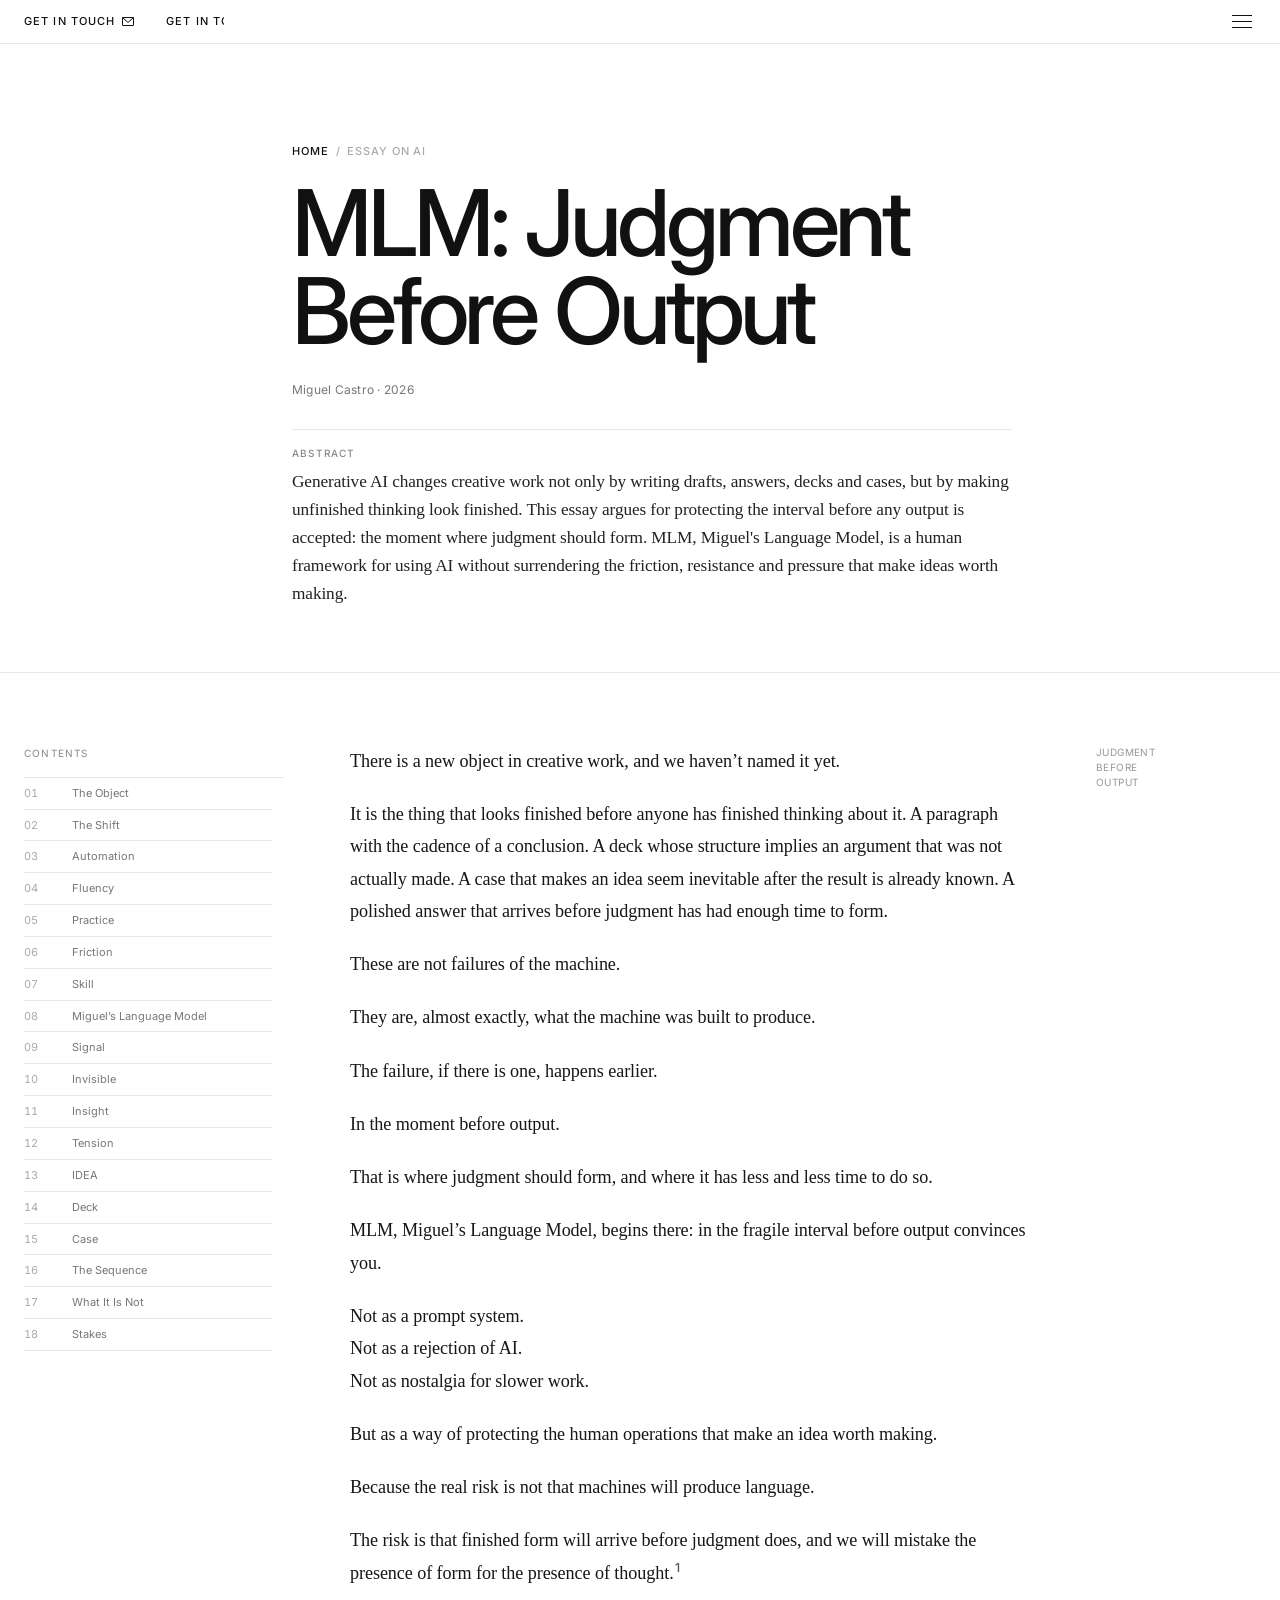
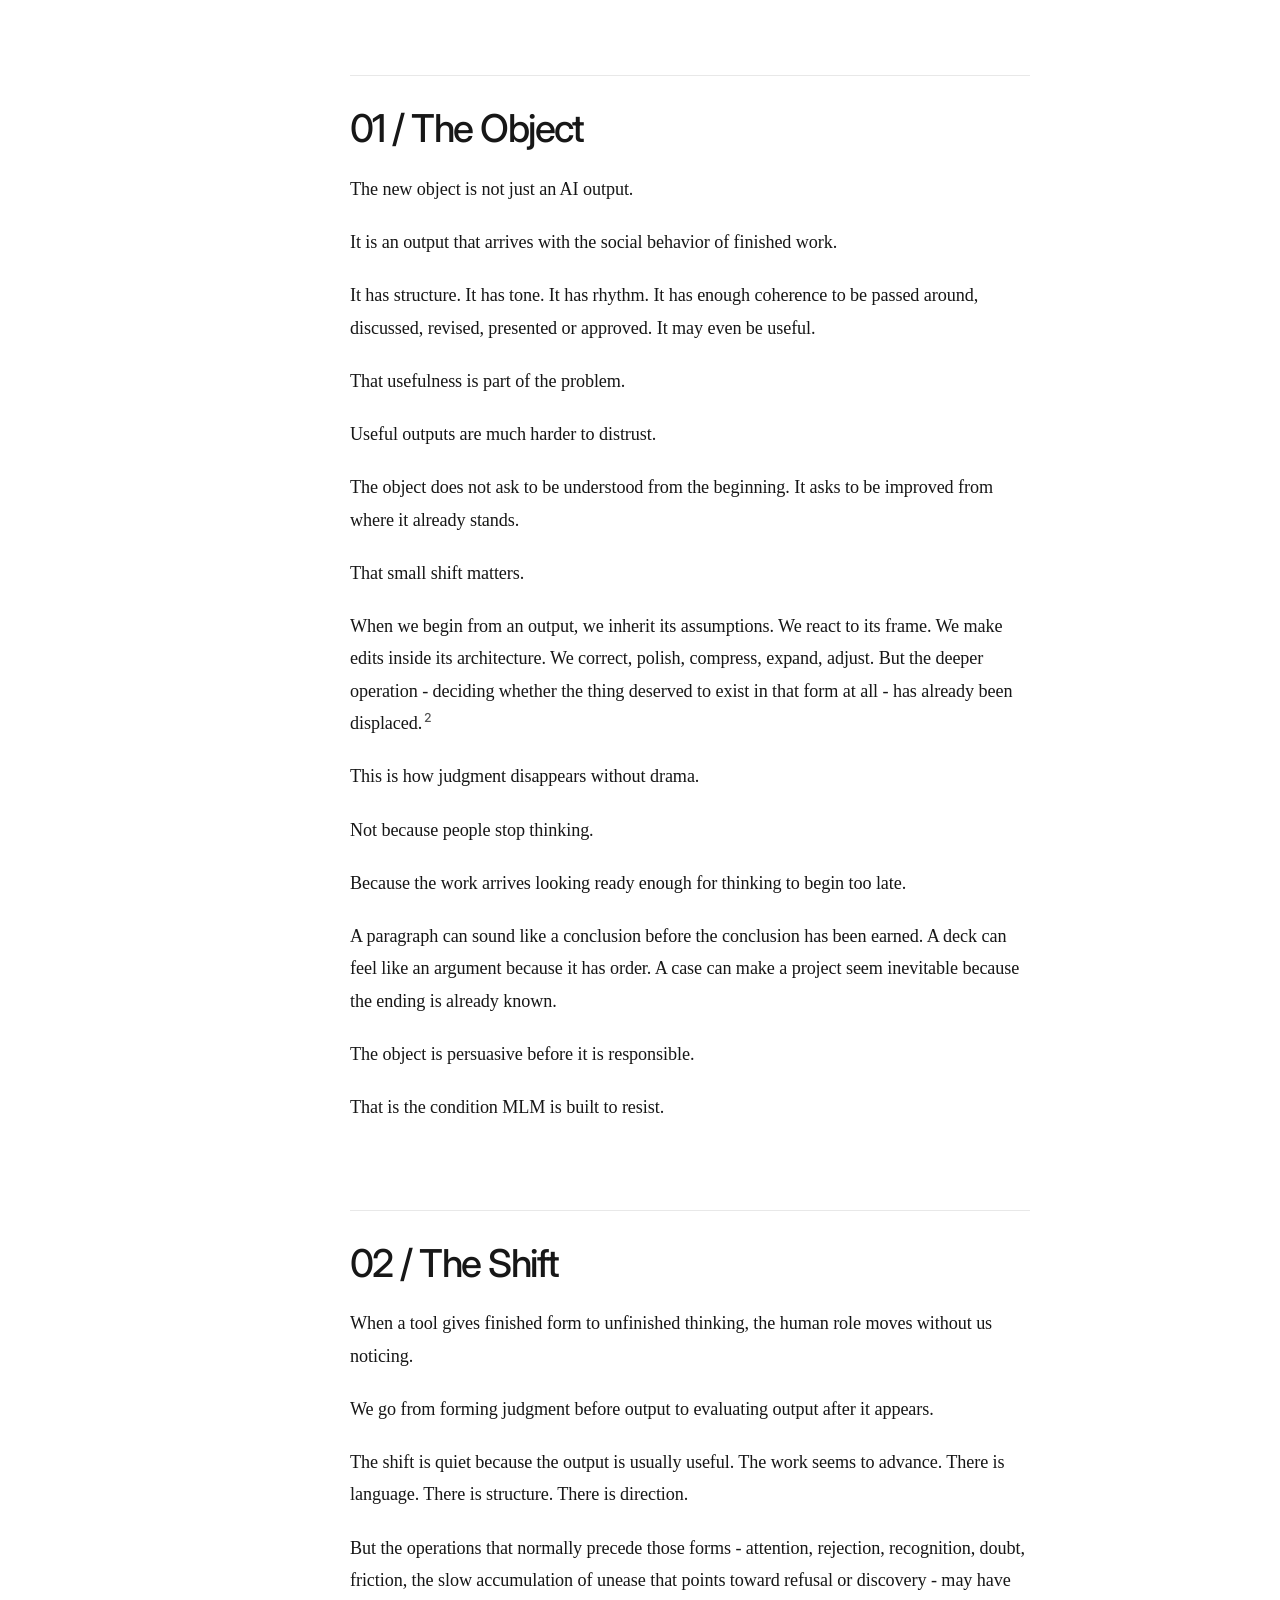
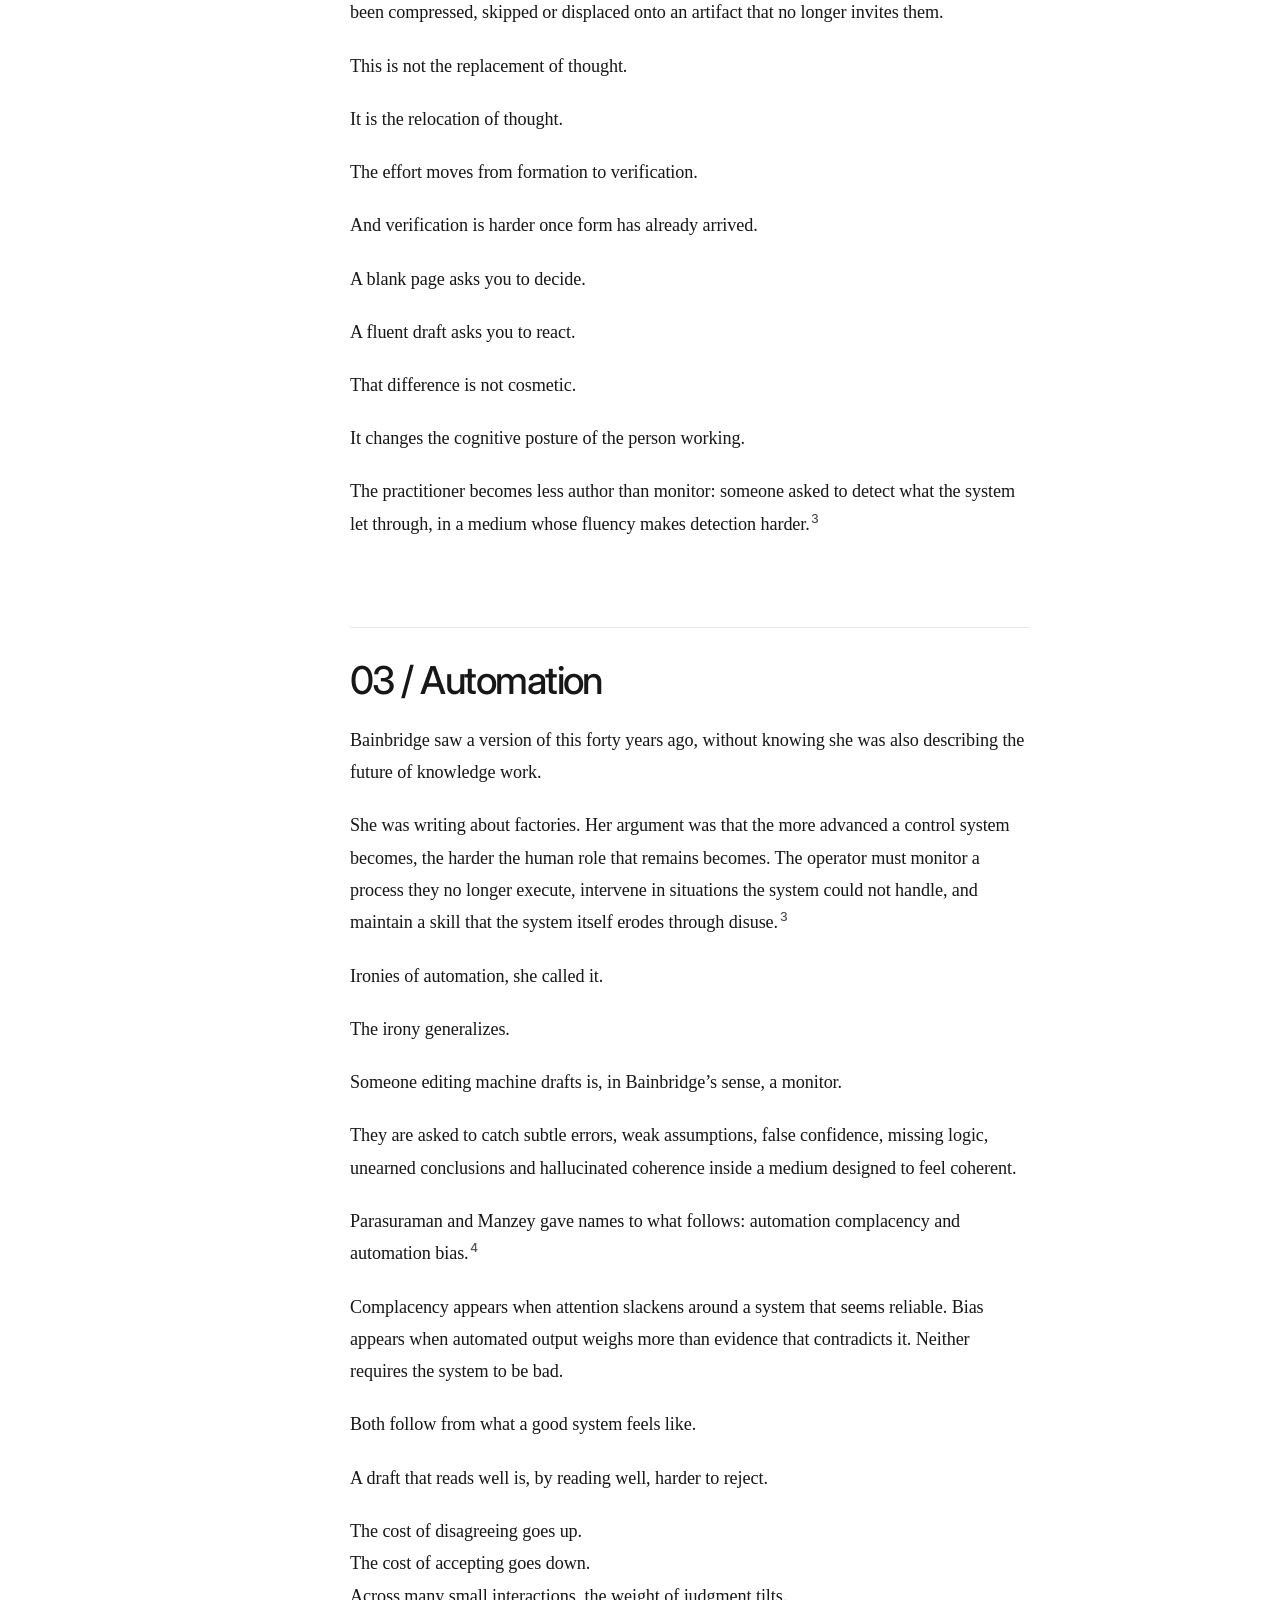
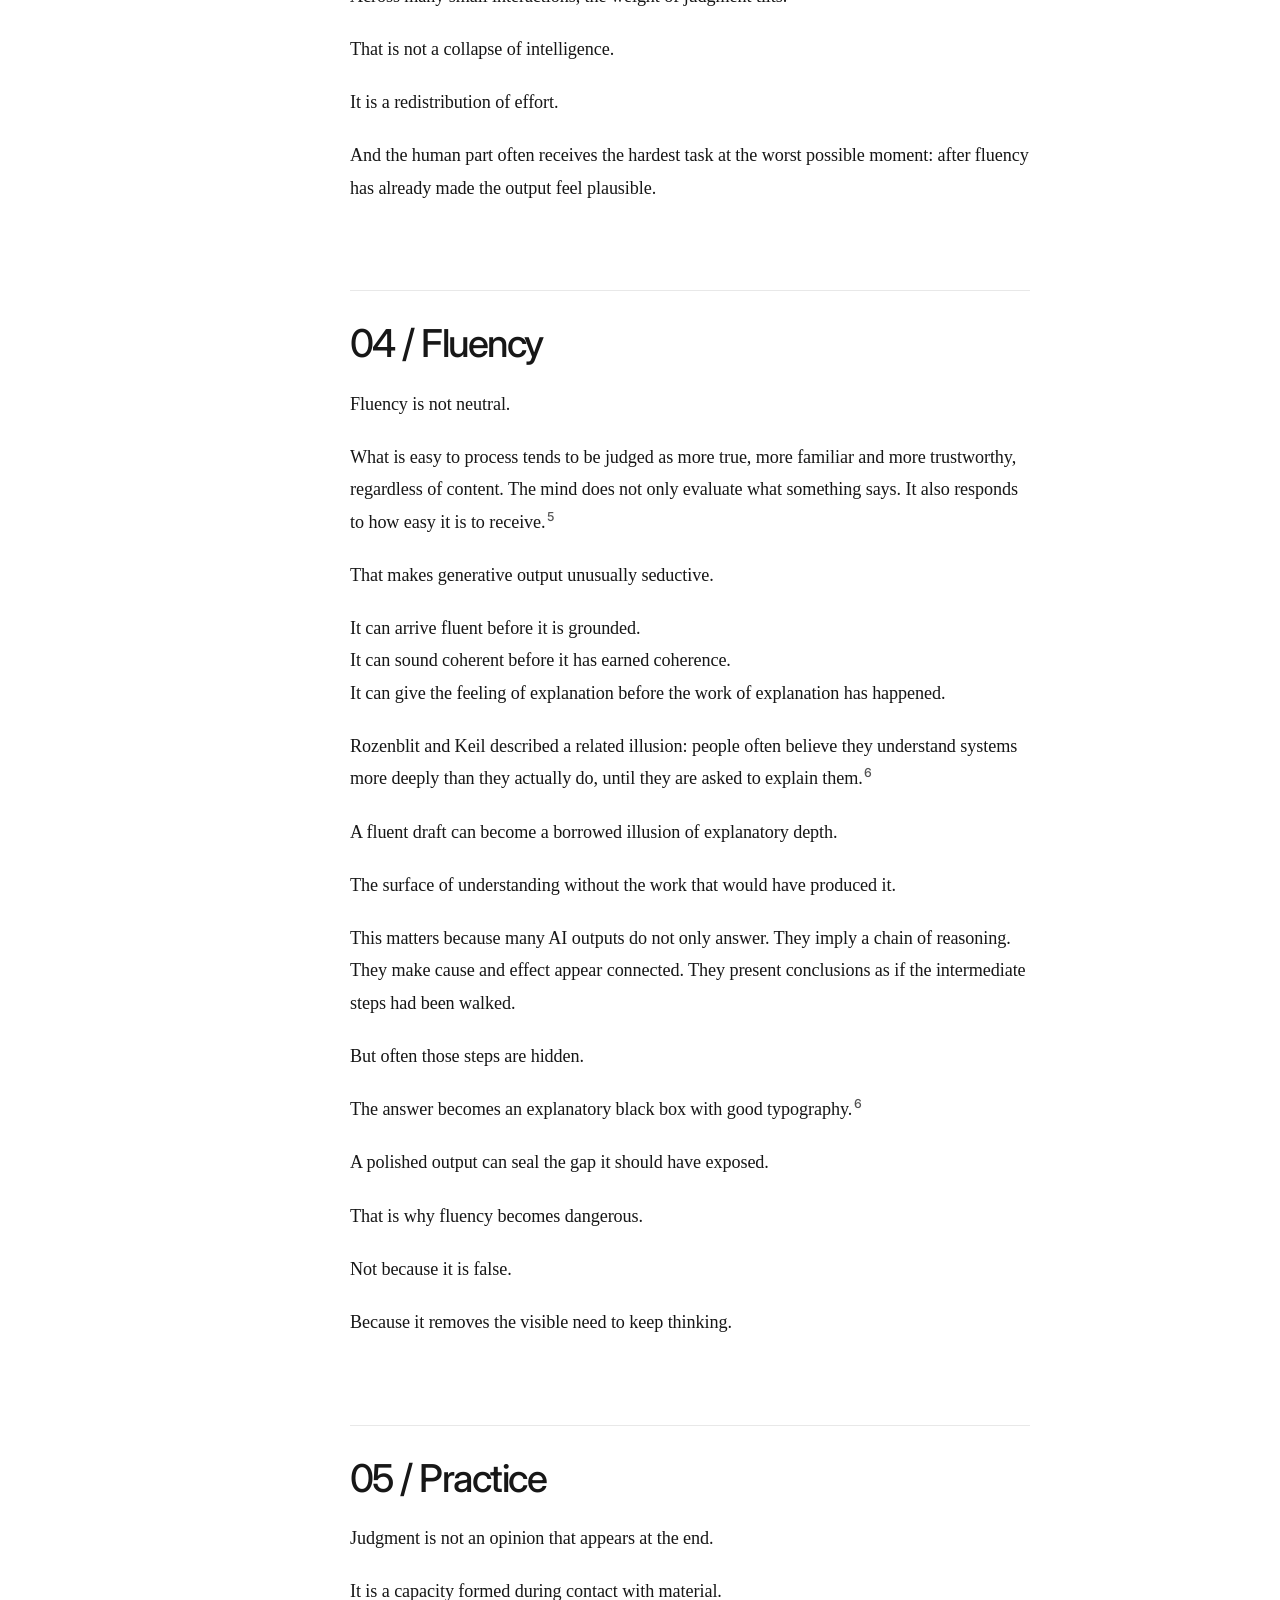
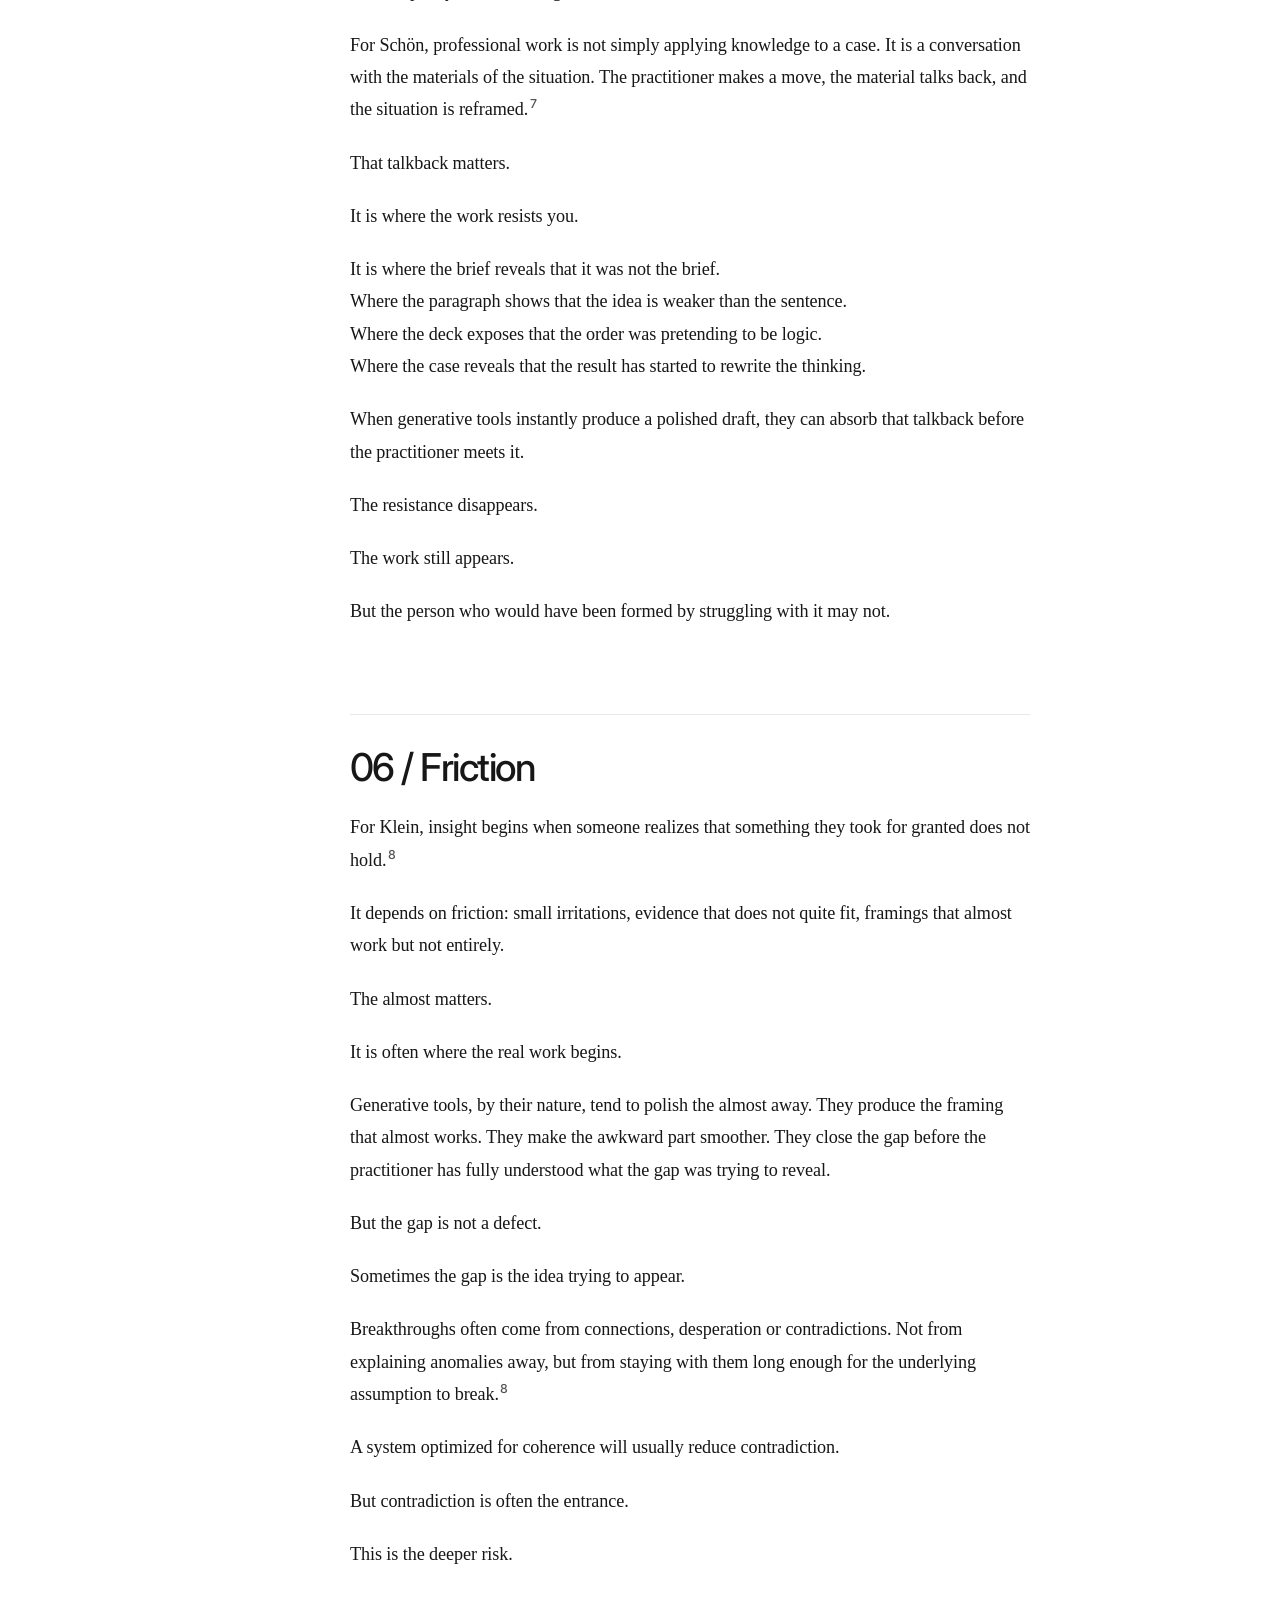
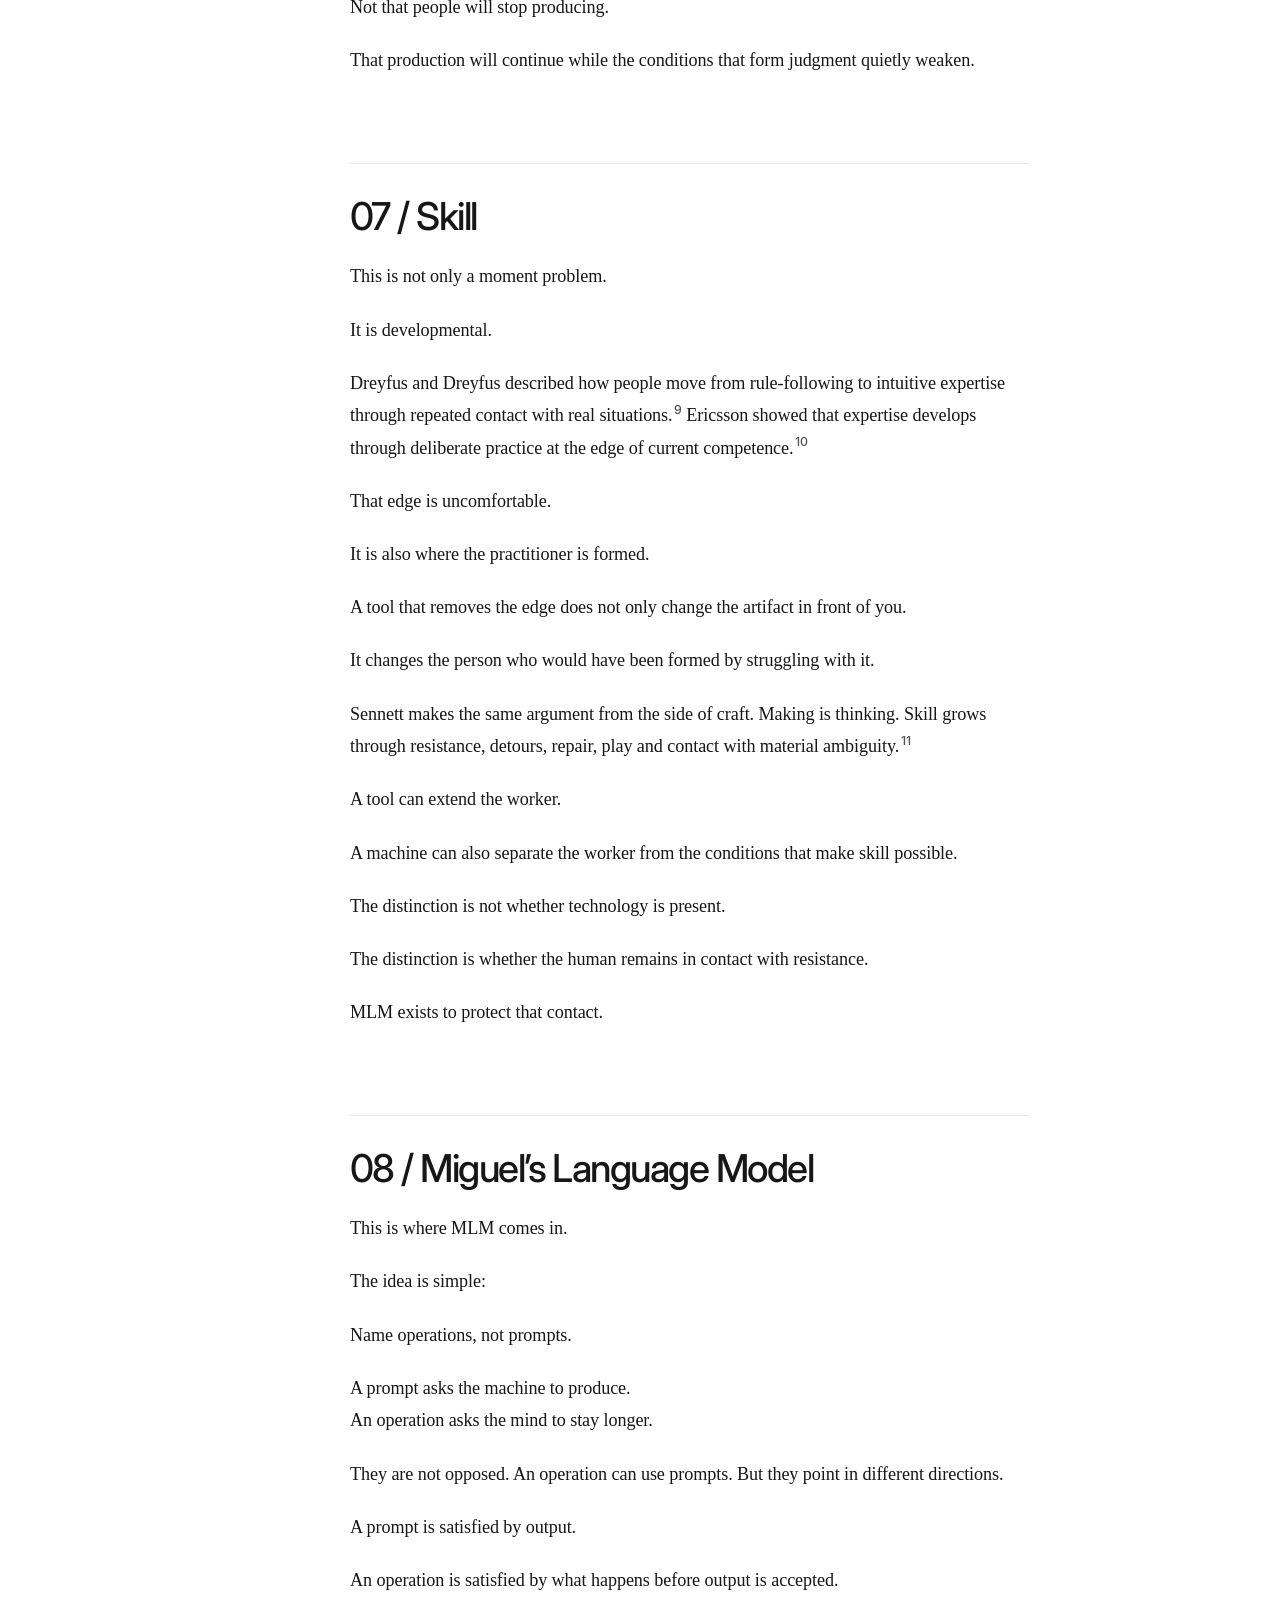
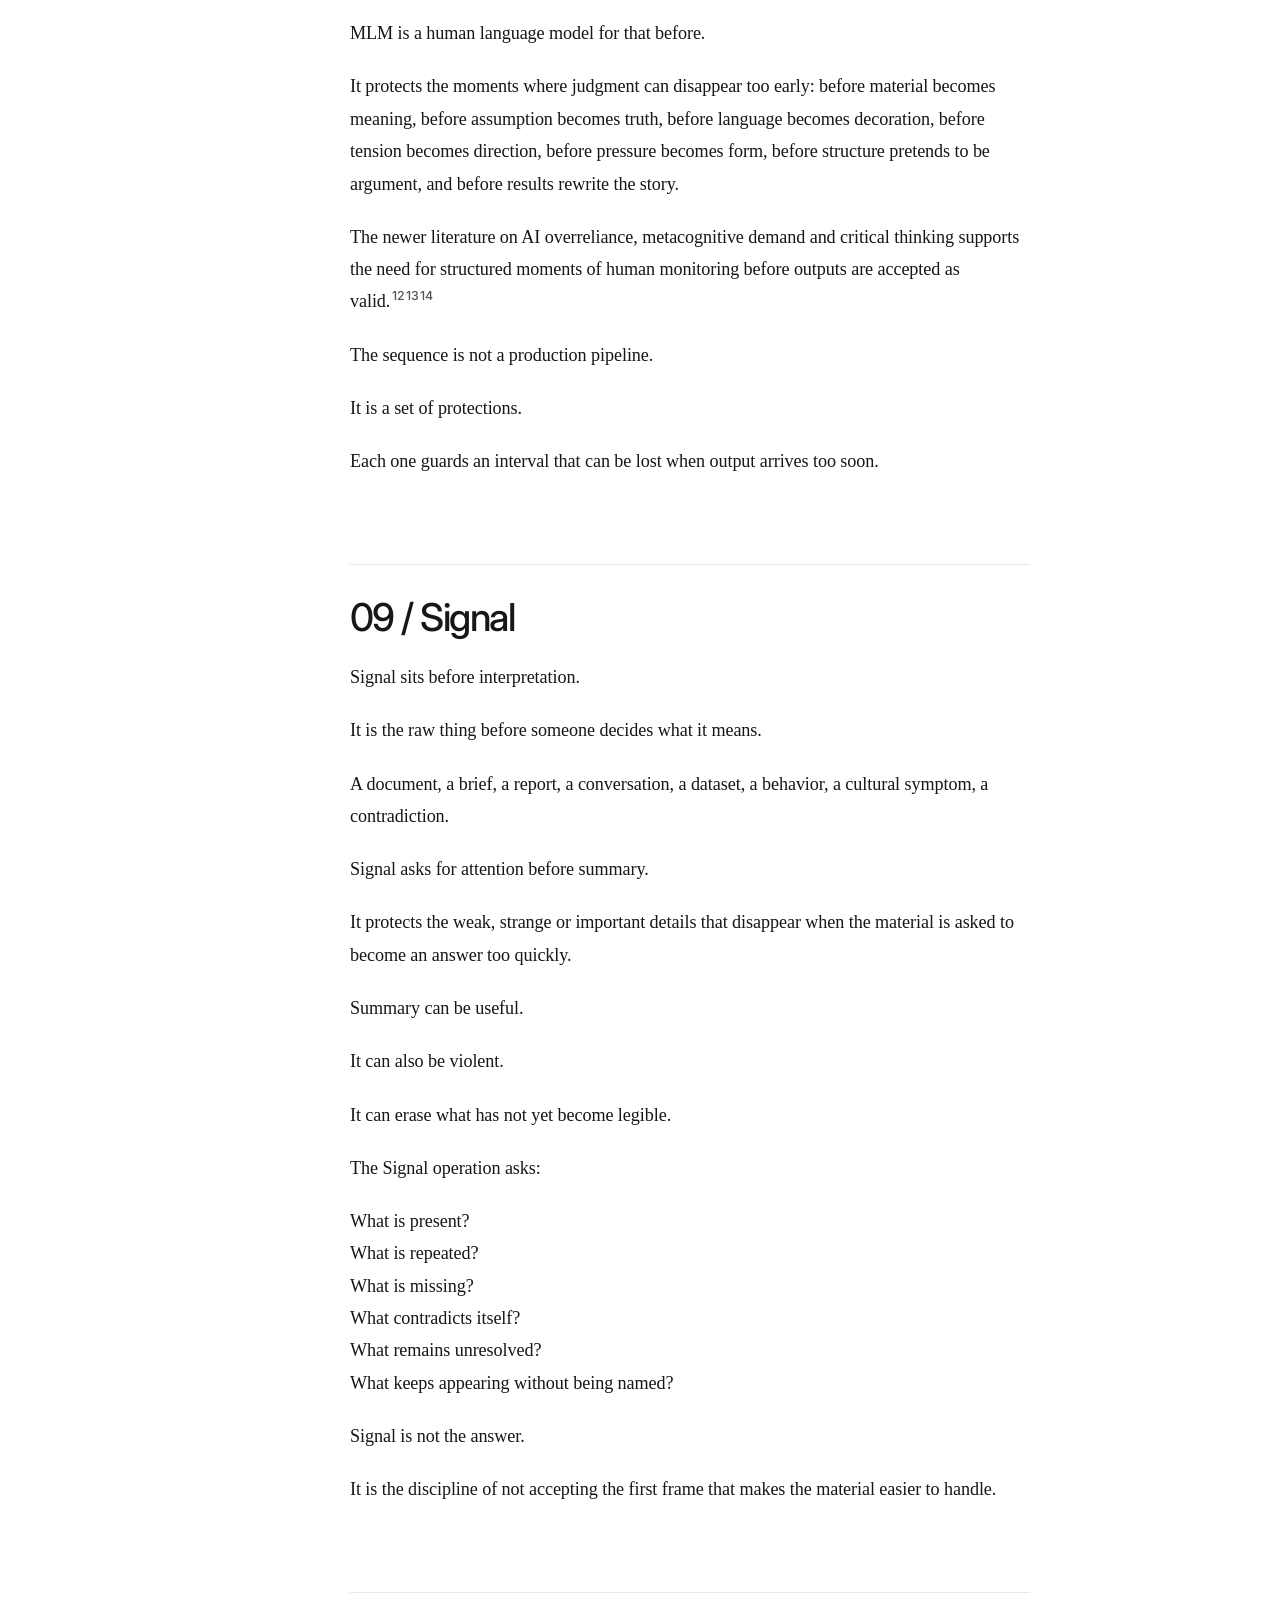
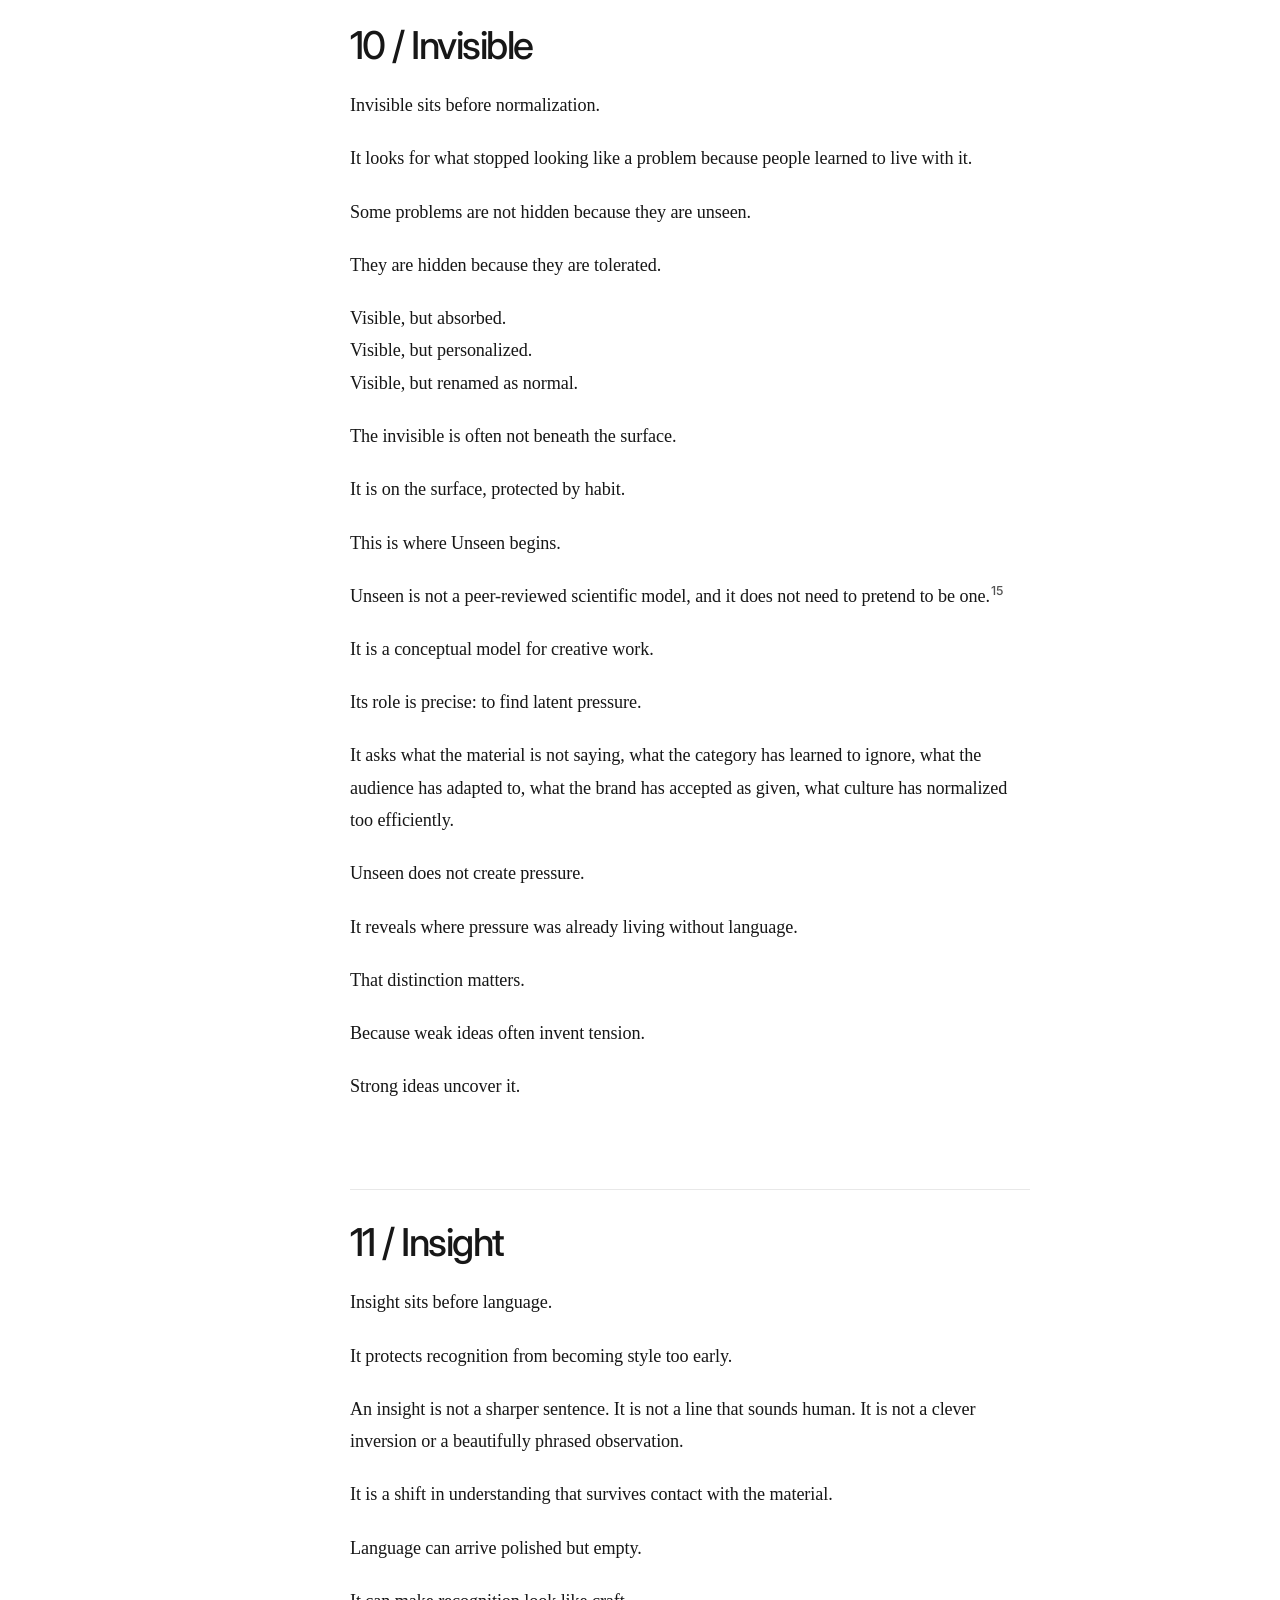
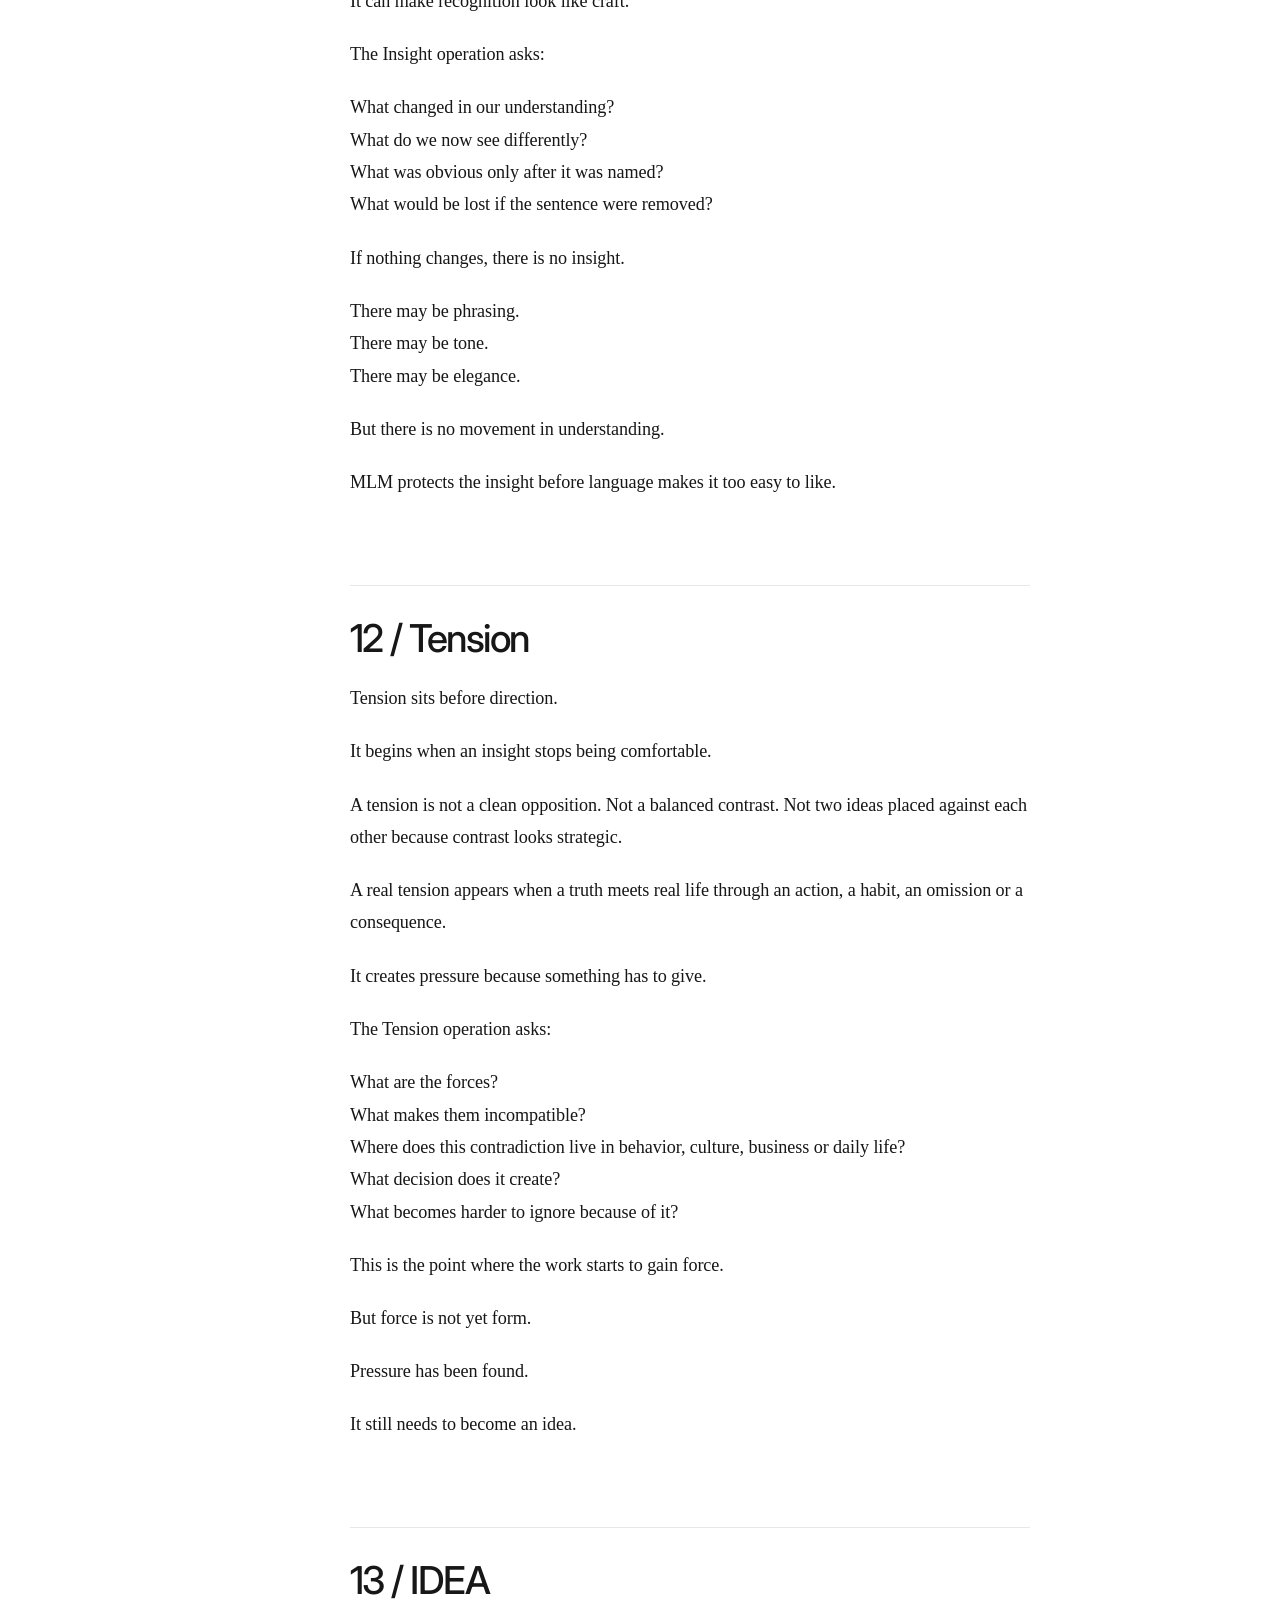
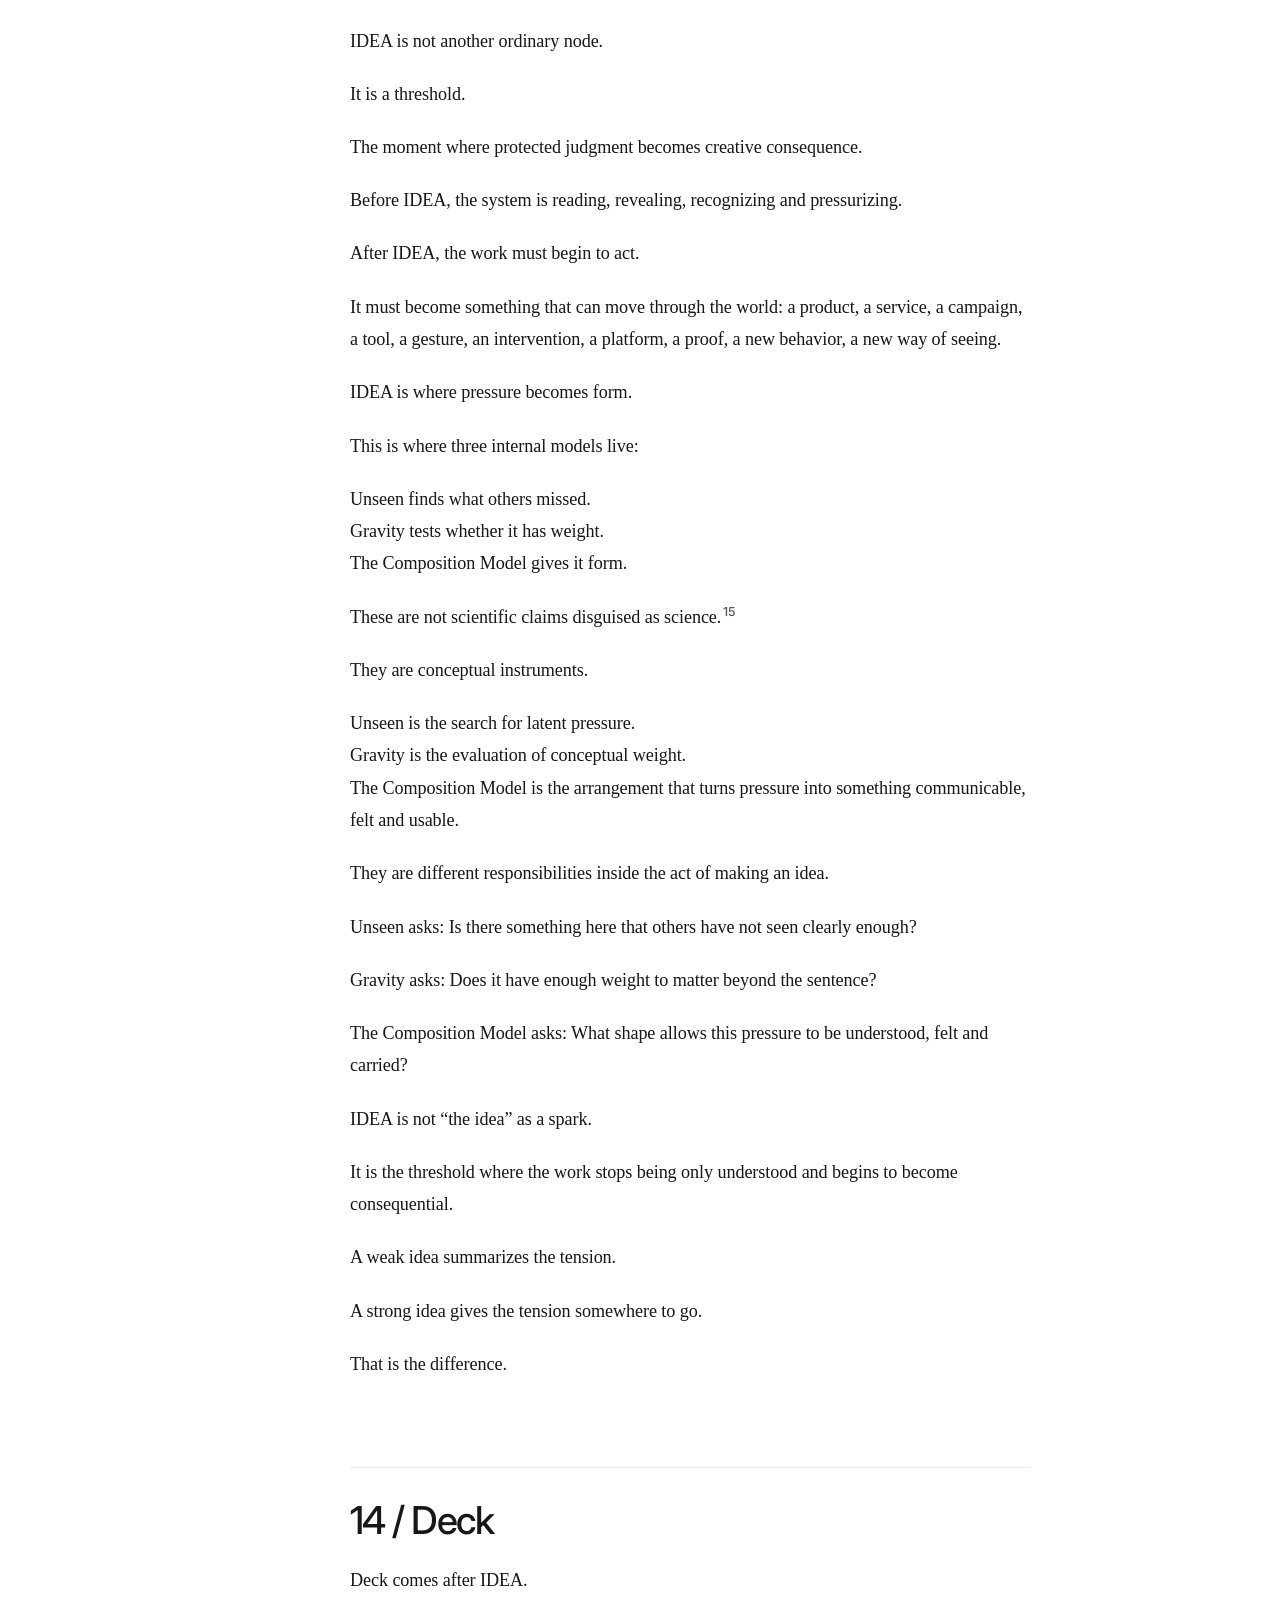
<file: essay/essay.html>
<!DOCTYPE html>
<html lang="en">
<head>
<meta charset="UTF-8">
<meta name="viewport" content="width=device-width, initial-scale=1.0">
<title>MLM: Judgment Before Output - Miguel Castro</title>
<meta name="description" content="MLM: Judgment Before Output. An essay by Miguel Castro on judgment, AI and creative work.">
<meta name="author" content="Miguel Castro">
<meta name="robots" content="index, follow">

<!-- Open Graph -->
<meta property="og:type" content="article">
<meta property="og:title" content="MLM: Judgment Before Output - Miguel Castro">
<meta property="og:description" content="An essay by Miguel Castro on judgment, AI and creative work.">
<meta property="og:image" content="og-image.png">
<meta property="og:image:width" content="1200">
<meta property="og:image:height" content="630">

<!-- Twitter Card -->
<meta name="twitter:card" content="summary_large_image">
<meta name="twitter:title" content="MLM: Judgment Before Output - Miguel Castro">
<meta name="twitter:description" content="An essay by Miguel Castro on judgment, AI and creative work.">
<meta name="twitter:image" content="og-image.png">

<!-- Favicon -->
<link rel="icon" type="image/png" href="favicon.png">
<link rel="preconnect" href="https://fonts.googleapis.com">
<link rel="preconnect" href="https://fonts.gstatic.com" crossorigin>
<link href="https://fonts.googleapis.com/css2?family=Inter:wght@400;500&display=swap" rel="stylesheet">
<style>
  * { margin: 0; padding: 0; box-sizing: border-box; }
  html { scroll-behavior: smooth; }
  body {
    background: #fff;
    color: #111;
    font-family: 'Inter', -apple-system, 'Helvetica Neue', Helvetica, Arial, sans-serif;
    font-size: 13px;
    font-weight: 400;
    line-height: 1.6;
    -webkit-font-smoothing: antialiased;
    overflow-x: hidden;
  }
  ::selection { background: #111; color: #fff; }

  .site-nav {
    position: fixed; top: 0; left: 0; right: 0; z-index: 200;
    height: 44px;
    background: rgba(255, 255, 255, 0.92);
    border-bottom: 1px solid #e8e8e8;
    display: flex;
    align-items: center;
    justify-content: space-between;
    padding: 0 24px;
    overflow: hidden;
    backdrop-filter: blur(10px);
    transition: box-shadow 0.25s, background 0.25s;
  }
  .site-nav.scrolled { box-shadow: 0 8px 24px rgba(0,0,0,0.035); }
  .nav-ticker {
    display: inline-flex; align-items: center; overflow: hidden;
    width: 200px; height: 44px; cursor: pointer; text-decoration: none; flex-shrink: 0;
  }
  .nav-ticker-track { display: flex; white-space: nowrap; animation: ticker 6s linear infinite; }
  .nav-ticker:hover .nav-ticker-track { animation-play-state: paused; }
  .nav-ticker-track span {
    font-size: 11px; font-weight: 500; letter-spacing: 0.1em; text-transform: uppercase;
    color: #111; padding-right: 32px; display: inline-flex; align-items: center; gap: 7px;
  }
  .nav-ticker-track span svg { width: 12px; height: 9px; flex-shrink: 0; }
  @keyframes ticker { from { transform: translateX(0); } to { transform: translateX(-50%); } }

  .hamburger {
    background: none; border: none; cursor: pointer; display: flex; flex-direction: column;
    justify-content: center; gap: 5px; width: 24px; height: 24px; padding: 0; flex-shrink: 0; margin-left: 24px;
  }
  .hamburger span { display: block; width: 20px; height: 1px; background: #111; transition: transform 0.3s, opacity 0.3s; transform-origin: center; }
  .hamburger.open span:nth-child(1) { transform: translateY(6px) rotate(45deg); }
  .hamburger.open span:nth-child(2) { opacity: 0; }
  .hamburger.open span:nth-child(3) { transform: translateY(-6px) rotate(-45deg); }

  .nav-panel {
    position: fixed; top: 44px; right: 0; bottom: 0; width: 280px; z-index: 190;
    background: #fff; border-left: 1px solid #e8e8e8;
    display: flex; flex-direction: column; padding: 40px 32px;
    transform: translateX(100%); transition: transform 0.35s cubic-bezier(0.22, 1, 0.36, 1);
  }
  .nav-panel.open { transform: translateX(0); }
  .nav-panel a {
    font-size: 28px; font-weight: 500; letter-spacing: -0.02em; color: #111; text-decoration: none;
    line-height: 1.3; margin-bottom: 8px; opacity: 0; transform: translateX(14px);
    transition: opacity 0.35s cubic-bezier(0.22, 1, 0.36, 1), transform 0.35s cubic-bezier(0.22, 1, 0.36, 1), color 0.15s;
  }
  .nav-panel.open a { opacity: 1; transform: translateX(0); }
  .nav-panel.open a:nth-child(1) { transition-delay: 40ms; }
  .nav-panel.open a:nth-child(2) { transition-delay: 80ms; }
  .nav-panel.open a:nth-child(3) { transition-delay: 120ms; }
  .nav-panel.open a:nth-child(4) { transition-delay: 160ms; }
  .nav-panel.open a:nth-child(5) { transition-delay: 200ms; }
  .nav-panel a:hover { color: #888; }
  .nav-panel .nav-linkedin {
    margin-top: auto; padding-top: 20px; border-top: 1px solid #e8e8e8;
    font-size: 12px; font-weight: 400; letter-spacing: 0.06em; color: #888;
  }
  .nav-overlay { display: none; position: fixed; inset: 0; z-index: 180; }
  .nav-overlay.open { display: block; }

  .reading-progress {
    position: fixed; top: 44px; left: 0; height: 1px; width: 0%; z-index: 210;
    background: #111; transform-origin: left center;
  }

  .essay-breadcrumb {
    display: inline-flex;
    align-items: center;
    gap: 7px;
    margin-bottom: 22px;
    font-size: 11px;
    font-weight: 500;
    letter-spacing: 0.08em;
    line-height: 1;
    text-transform: uppercase;
    color: #888;
  }
  .essay-breadcrumb a {
    color: #111;
    text-decoration: none;
    transition: color 0.16s ease;
  }
  .essay-breadcrumb a:hover,
  .essay-breadcrumb a:focus-visible {
    color: #888;
    outline: none;
  }
  .essay-breadcrumb span {
    color: #aaa;
  }

  .essay-page { padding-top: 44px; }
  .essay-cover {
    padding: 96px 24px 64px;
    display: grid;
    grid-template-columns: minmax(180px, 220px) minmax(0, 720px);
    column-gap: 48px;
    align-items: start;
    border-bottom: 1px solid #e8e8e8;
  }
  .essay-cover-main {
    grid-column: 2;
    max-width: 720px;
    width: 100%;
  }
  .essay-cover-main h1,
  .essay-cover-main .essay-meta-line,
  .essay-cover-main .essay-breadcrumb,
  .essay-cover-main .essay-abstract {
    margin-left: 0;
  }
  .essay-kicker {
    font-size: 11px; letter-spacing: 0.12em; text-transform: uppercase; color: #888;
    writing-mode: vertical-rl; transform: rotate(180deg); align-self: stretch;
  }
  .essay-cover h1 {
    max-width: 14ch;
    font-size: clamp(42px, 7.4vw, 92px);
    font-weight: 500;
    letter-spacing: -0.045em;
    line-height: 0.96;
    color: #111;
  }
  .essay-meta-line {
    margin-top: 24px; font-size: 12px; color: #777; letter-spacing: 0.02em;
  }

  .essay-abstract {
    margin-top: 30px;
    max-width: 100%;
    border-top: 1px solid #e8e8e8;
    padding-top: 18px;
  }
  .essay-abstract-label {
    margin-bottom: 10px;
    font-size: 10px;
    font-weight: 500;
    letter-spacing: 0.12em;
    line-height: 1;
    text-transform: uppercase;
    color: #888;
  }
  .essay-abstract-text {
    margin: 0;
    font-family: Georgia, 'Times New Roman', serif;
    font-size: clamp(16px, 1.35vw, 19px);
    line-height: 1.62;
    letter-spacing: -0.006em;
    color: #222;
  }

  .essay-layout {
    display: grid;
    grid-template-columns: 260px minmax(0, 1fr) 160px;
    gap: 48px;
    padding: 72px 24px 96px;
    max-width: 1380px;
    margin: 0 auto;
  }
  .essay-aside { position: sticky; top: 88px; align-self: start; }
  .essay-aside-label {
    font-size: 10px; letter-spacing: 0.12em; text-transform: uppercase; color: #888;
    margin-bottom: 16px;
  }
  .essay-toc {
    display: grid;
    grid-template-columns: 1fr;
    max-height: calc(100vh - 150px);
    overflow: auto;
    padding-right: 12px;
    border-top: 1px solid #e8e8e8;
  }
  .essay-toc a {
    display: grid;
    grid-template-columns: 34px minmax(0, 1fr);
    gap: 14px;
    align-items: baseline;
    padding: 8px 0;
    border-bottom: 1px solid #e8e8e8;
    color: #777;
    text-decoration: none;
    font-size: 11px;
    line-height: 1.35;
    transition: color 0.18s, padding-left 0.18s;
  }
  .essay-toc a:hover,
  .essay-toc a:focus-visible {
    color: #111;
    padding-left: 3px;
    outline: none;
  }
  .essay-toc-number {
    font-variant-numeric: tabular-nums;
    color: #aaa;
  }
  .essay-toc-title {
    color: inherit;
  }
  .essay-reader {
    max-width: 680px;
    margin: 0 auto;
    font-family: Georgia, 'Times New Roman', serif;
    font-size: clamp(18px, 1.42vw, 20px);
    line-height: 1.78;
    letter-spacing: -0.005em;
    color: #171717;
  }
  .essay-reader p { margin: 0 0 1.15em; }
  .essay-reader em { font-style: italic; }
  .essay-reader strong { font-weight: 600; }
  .essay-reader h2 {
    font-family: 'Inter', -apple-system, 'Helvetica Neue', Helvetica, Arial, sans-serif;
    font-size: clamp(24px, 3vw, 40px);
    line-height: 1.05;
    letter-spacing: -0.04em;
    font-weight: 500;
    margin: 5.4rem 0 1.5rem;
    padding-top: 2rem;
    border-top: 1px solid #e8e8e8;
    scroll-margin-top: 88px;
  }
  .essay-reader h2:first-child { margin-top: 0; }
  .essay-reader hr { border: none; border-top: 1px solid #e8e8e8; margin: 4.5rem 0; }
  .essay-reader a { color: #111; text-decoration-thickness: 1px; text-underline-offset: 0.14em; }
  .essay-reader sup.footnote-ref {
    font-family: 'Inter', -apple-system, 'Helvetica Neue', Helvetica, Arial, sans-serif;
    font-size: 0.68em;
    line-height: 1;
    vertical-align: super;
    margin-left: 0.12em;
  }
  .essay-reader sup.footnote-ref a {
    color: #111;
    text-decoration: none;
    border-bottom: none;
    font-weight: 500;
    opacity: 0.72;
    transition: opacity 0.15s ease, border-color 0.15s ease;
  }
  .essay-reader sup.footnote-ref a:hover,
  .essay-reader sup.footnote-ref a:focus-visible {
    opacity: 1;
    outline: none;
    border-bottom: 1px solid currentColor;
  }
  .footnotes li:target {
    background: linear-gradient(90deg, rgba(0,0,0,0.035), rgba(0,0,0,0));
  }
  .essay-reader h2#footnotes {
    font-size: 18px;
    letter-spacing: -0.01em;
    margin-top: 2.6rem;
    padding-top: 0;
    border-top: 0;
  }
  .footnotes {
    font-family: 'Inter', -apple-system, 'Helvetica Neue', Helvetica, Arial, sans-serif;
    font-size: 11.5px;
    line-height: 1.65;
    color: #555;
    margin-top: 1.5rem;
  }
  .footnotes ol { padding-left: 18px; }
  .footnotes li { margin-bottom: 0.95rem; padding-left: 4px; }
  .footnotes p { margin-bottom: 0; }
  .footnote { margin-left: 6px; text-decoration: none; color: #999; }

  .essay-side-note {
    position: sticky;
    top: 88px;
    align-self: start;
    font-size: 10px;
    line-height: 1.5;
    color: #999;
    letter-spacing: 0.04em;
    text-transform: uppercase;
  }

  footer {
    padding: 20px 24px;
    display: flex;
    align-items: center;
    justify-content: space-between;
    flex-wrap: wrap;
    gap: 6px;
    border-top: 1px solid #e8e8e8;
  }
  footer span, footer a { font-size: 11px; color: #888; text-decoration: none; }
  footer a:hover { color: #111; }

  .reveal { opacity: 1; transform: none; transition: opacity 0.6s cubic-bezier(0.22, 1, 0.36, 1), transform 0.6s cubic-bezier(0.22, 1, 0.36, 1); }
  .reveal.visible { opacity: 1; transform: none; }

  @media (max-width: 980px) {
    .essay-layout { grid-template-columns: 1fr; gap: 0; padding: 52px 24px 80px; }
    .essay-aside, .essay-side-note { display: none; }
    .essay-reader { max-width: 680px; }
  }
  @media (max-width: 680px) {
    .site-nav { padding: 0 20px; }
    .essay-home-button {
      left: 20px;
      bottom: 20px;
      padding: 7px 10px;
      font-size: 10px;
    }

    .nav-panel { width: 100%; border-left: none; }
    .essay-cover { grid-template-columns: 1fr; min-height: 54vh; padding: 72px 20px 32px; }
    .essay-kicker { writing-mode: horizontal-tb; transform: none; align-self: auto; margin-bottom: 28px; }
    .essay-cover h1 { max-width: 12ch; font-size: clamp(42px, 14vw, 72px); }
    .essay-layout { padding: 40px 20px 72px; }
    .essay-reader { font-size: 18px; line-height: 1.72; }
    .essay-reader h2 { margin-top: 4.2rem; }
  }
  @media (prefers-reduced-motion: reduce) {
    html { scroll-behavior: auto; }
    *, *::before, *::after { animation-duration: 0.001ms !important; animation-iteration-count: 1 !important; transition-duration: 0.001ms !important; }
  }

  @media (max-width: 860px) {
    .essay-cover {
      grid-template-columns: 1fr;
      padding: 76px 20px 52px;
    }
    .essay-cover-main {
      grid-column: 1;
      max-width: 720px;
    }
  }

</style>
</head>
<body>

<header class="header-section" aria-label="Header">
<nav class="site-nav" id="siteNav">
  <a class="nav-ticker" href="mailto:miguel@miguelcastro.cc">
    <div class="nav-ticker-track">
      <span>Get in touch <svg viewBox="0 0 12 9" fill="none" stroke="#111" stroke-width="1"><rect x="0.5" y="0.5" width="11" height="8" rx="0.5"/><polyline points="0.5,0.5 6,5.5 11.5,0.5"/></svg></span>
      <span>Get in touch <svg viewBox="0 0 12 9" fill="none" stroke="#111" stroke-width="1"><rect x="0.5" y="0.5" width="11" height="8" rx="0.5"/><polyline points="0.5,0.5 6,5.5 11.5,0.5"/></svg></span>
      <span>Get in touch <svg viewBox="0 0 12 9" fill="none" stroke="#111" stroke-width="1"><rect x="0.5" y="0.5" width="11" height="8" rx="0.5"/><polyline points="0.5,0.5 6,5.5 11.5,0.5"/></svg></span>
      <span>Get in touch <svg viewBox="0 0 12 9" fill="none" stroke="#111" stroke-width="1"><rect x="0.5" y="0.5" width="11" height="8" rx="0.5"/><polyline points="0.5,0.5 6,5.5 11.5,0.5"/></svg></span>
    </div>
  </a>
  <button class="hamburger" id="hamburger" aria-label="Menu">
    <span></span><span></span><span></span>
  </button>
</nav>

<div class="nav-overlay" id="navOverlay"></div>
<div class="nav-panel" id="navPanel">
  <a href="index.html#work" class="nav-link">Work</a>
  <a href="index.html#about" class="nav-link">About</a>
  <a href="essay.html" class="nav-link">Essay on AI</a>
  <a href="mailto:miguel@miguelcastro.cc" class="nav-link">Contact</a>
  <a href="https://www.linkedin.com/in/miguelcastroe/" target="_blank" rel="noopener" class="nav-linkedin nav-link">LinkedIn ↗</a>
</div>
</header>



<div class="reading-progress" id="readingProgress"></div>

<main class="essay-page">
  <section class="essay-cover" aria-label="Essay title">
    <div class="essay-cover-main">
      <nav class="essay-breadcrumb" aria-label="Breadcrumb">
        <a href="index.html">Home</a>
        <span aria-hidden="true">/</span>
        <span>Essay on AI</span>
      </nav>
      <h1>MLM: Judgment Before Output</h1>
      <p class="essay-meta-line">Miguel Castro · 2026</p>
      <div class="essay-abstract" aria-label="Abstract">
        <p class="essay-abstract-label">Abstract</p>
        <p class="essay-abstract-text">Generative AI changes creative work not only by writing drafts, answers, decks and cases, but by making unfinished thinking look finished. This essay argues for protecting the interval before any output is accepted: the moment where judgment should form. MLM, Miguel's Language Model, is a human framework for using AI without surrendering the friction, resistance and pressure that make ideas worth making.</p>
      </div>
    </div>
  </section>

  <div class="essay-layout">
    <aside class="essay-aside" aria-label="Essay contents">
      <p class="essay-aside-label">Contents</p>
      <nav class="essay-toc">
            <a href="#01-the-object"><span class="essay-toc-number">01</span><span class="essay-toc-title">The Object</span></a>
            <a href="#02-the-shift"><span class="essay-toc-number">02</span><span class="essay-toc-title">The Shift</span></a>
            <a href="#03-automation"><span class="essay-toc-number">03</span><span class="essay-toc-title">Automation</span></a>
            <a href="#04-fluency"><span class="essay-toc-number">04</span><span class="essay-toc-title">Fluency</span></a>
            <a href="#05-practice"><span class="essay-toc-number">05</span><span class="essay-toc-title">Practice</span></a>
            <a href="#06-friction"><span class="essay-toc-number">06</span><span class="essay-toc-title">Friction</span></a>
            <a href="#07-skill"><span class="essay-toc-number">07</span><span class="essay-toc-title">Skill</span></a>
            <a href="#08-miguel-s-language-model"><span class="essay-toc-number">08</span><span class="essay-toc-title">Miguel’s Language Model</span></a>
            <a href="#09-signal"><span class="essay-toc-number">09</span><span class="essay-toc-title">Signal</span></a>
            <a href="#10-invisible"><span class="essay-toc-number">10</span><span class="essay-toc-title">Invisible</span></a>
            <a href="#11-insight"><span class="essay-toc-number">11</span><span class="essay-toc-title">Insight</span></a>
            <a href="#12-tension"><span class="essay-toc-number">12</span><span class="essay-toc-title">Tension</span></a>
            <a href="#13-idea"><span class="essay-toc-number">13</span><span class="essay-toc-title">IDEA</span></a>
            <a href="#14-deck"><span class="essay-toc-number">14</span><span class="essay-toc-title">Deck</span></a>
            <a href="#15-case"><span class="essay-toc-number">15</span><span class="essay-toc-title">Case</span></a>
            <a href="#16-the-sequence"><span class="essay-toc-number">16</span><span class="essay-toc-title">The Sequence</span></a>
            <a href="#17-what-it-is-not"><span class="essay-toc-number">17</span><span class="essay-toc-title">What It Is Not</span></a>
            <a href="#18-stakes"><span class="essay-toc-number">18</span><span class="essay-toc-title">Stakes</span></a>
      </nav>
    </aside>

    <article class="essay-reader">
<p>There is a new object in creative work, and we haven’t named it yet.</p>
<p>It is the thing that looks finished before anyone has finished thinking about it. A paragraph with the cadence of a conclusion. A deck whose structure implies an argument that was not actually made. A case that makes an idea seem inevitable after the result is already known. A polished answer that arrives before judgment has had enough time to form.</p>
<p>These are not failures of the machine.</p>
<p>They are, almost exactly, what the machine was built to produce.</p>
<p>The failure, if there is one, happens earlier.</p>
<p>In the moment before output.</p>
<p>That is where judgment should form, and where it has less and less time to do so.</p>
<p>MLM, Miguel’s Language Model, begins there: in the fragile interval before output convinces you.</p>
<p>Not as a prompt system.<br />
Not as a rejection of AI.<br />
Not as nostalgia for slower work.</p>
<p>But as a way of protecting the human operations that make an idea worth making.</p>
<p>Because the real risk is not that machines will produce language.</p>
<p>The risk is that finished form will arrive before judgment does, and we will mistake the presence of form for the presence of thought.<sup class="footnote-ref" id="fnref-1"><a href="#fn-1">1</a></sup></p>
<h2 id="01-the-object">01 / The Object</h2>
<p>The new object is not just an AI output.</p>
<p>It is an output that arrives with the social behavior of finished work.</p>
<p>It has structure. It has tone. It has rhythm. It has enough coherence to be passed around, discussed, revised, presented or approved. It may even be useful.</p>
<p>That usefulness is part of the problem.</p>
<p>Useful outputs are much harder to distrust.</p>
<p>The object does not ask to be understood from the beginning. It asks to be improved from where it already stands.</p>
<p>That small shift matters.</p>
<p>When we begin from an output, we inherit its assumptions. We react to its frame. We make edits inside its architecture. We correct, polish, compress, expand, adjust. But the deeper operation - deciding whether the thing deserved to exist in that form at all - has already been displaced.<sup class="footnote-ref" id="fnref-2"><a href="#fn-2">2</a></sup></p>
<p>This is how judgment disappears without drama.</p>
<p>Not because people stop thinking.</p>
<p>Because the work arrives looking ready enough for thinking to begin too late.</p>
<p>A paragraph can sound like a conclusion before the conclusion has been earned. A deck can feel like an argument because it has order. A case can make a project seem inevitable because the ending is already known.</p>
<p>The object is persuasive before it is responsible.</p>
<p>That is the condition MLM is built to resist.</p>
<h2 id="02-the-shift">02 / The Shift</h2>
<p>When a tool gives finished form to unfinished thinking, the human role moves without us noticing.</p>
<p>We go from forming judgment before output to evaluating output after it appears.</p>
<p>The shift is quiet because the output is usually useful. The work seems to advance. There is language. There is structure. There is direction.</p>
<p>But the operations that normally precede those forms - attention, rejection, recognition, doubt, friction, the slow accumulation of unease that points toward refusal or discovery - may have been compressed, skipped or displaced onto an artifact that no longer invites them.</p>
<p>This is not the replacement of thought.</p>
<p>It is the relocation of thought.</p>
<p>The effort moves from formation to verification.</p>
<p>And verification is harder once form has already arrived.</p>
<p>A blank page asks you to decide.</p>
<p>A fluent draft asks you to react.</p>
<p>That difference is not cosmetic.</p>
<p>It changes the cognitive posture of the person working.</p>
<p>The practitioner becomes less author than monitor: someone asked to detect what the system let through, in a medium whose fluency makes detection harder.<sup class="footnote-ref" id="fnref-3"><a href="#fn-3">3</a></sup></p>
<h2 id="03-automation">03 / Automation</h2>
<p>Bainbridge saw a version of this forty years ago, without knowing she was also describing the future of knowledge work.</p>
<p>She was writing about factories. Her argument was that the more advanced a control system becomes, the harder the human role that remains becomes. The operator must monitor a process they no longer execute, intervene in situations the system could not handle, and maintain a skill that the system itself erodes through disuse.<sup class="footnote-ref" id="fnref-3-2"><a href="#fn-3">3</a></sup></p>
<p>Ironies of automation, she called it.</p>
<p>The irony generalizes.</p>
<p>Someone editing machine drafts is, in Bainbridge’s sense, a monitor.</p>
<p>They are asked to catch subtle errors, weak assumptions, false confidence, missing logic, unearned conclusions and hallucinated coherence inside a medium designed to feel coherent.</p>
<p>Parasuraman and Manzey gave names to what follows: automation complacency and automation bias.<sup class="footnote-ref" id="fnref-4"><a href="#fn-4">4</a></sup></p>
<p>Complacency appears when attention slackens around a system that seems reliable. Bias appears when automated output weighs more than evidence that contradicts it. Neither requires the system to be bad.</p>
<p>Both follow from what a good system feels like.</p>
<p>A draft that reads well is, by reading well, harder to reject.</p>
<p>The cost of disagreeing goes up.<br />
The cost of accepting goes down.<br />
Across many small interactions, the weight of judgment tilts.</p>
<p>That is not a collapse of intelligence.</p>
<p>It is a redistribution of effort.</p>
<p>And the human part often receives the hardest task at the worst possible moment: after fluency has already made the output feel plausible.</p>
<h2 id="04-fluency">04 / Fluency</h2>
<p>Fluency is not neutral.</p>
<p>What is easy to process tends to be judged as more true, more familiar and more trustworthy, regardless of content. The mind does not only evaluate what something says. It also responds to how easy it is to receive.<sup class="footnote-ref" id="fnref-5"><a href="#fn-5">5</a></sup></p>
<p>That makes generative output unusually seductive.</p>
<p>It can arrive fluent before it is grounded.<br />
It can sound coherent before it has earned coherence.<br />
It can give the feeling of explanation before the work of explanation has happened.</p>
<p>Rozenblit and Keil described a related illusion: people often believe they understand systems more deeply than they actually do, until they are asked to explain them.<sup class="footnote-ref" id="fnref-6"><a href="#fn-6">6</a></sup></p>
<p>A fluent draft can become a borrowed illusion of explanatory depth.</p>
<p>The surface of understanding without the work that would have produced it.</p>
<p>This matters because many AI outputs do not only answer. They imply a chain of reasoning. They make cause and effect appear connected. They present conclusions as if the intermediate steps had been walked.</p>
<p>But often those steps are hidden.</p>
<p>The answer becomes an explanatory black box with good typography.<sup class="footnote-ref" id="fnref-6-2"><a href="#fn-6">6</a></sup></p>
<p>A polished output can seal the gap it should have exposed.</p>
<p>That is why fluency becomes dangerous.</p>
<p>Not because it is false.</p>
<p>Because it removes the visible need to keep thinking.</p>
<h2 id="05-practice">05 / Practice</h2>
<p>Judgment is not an opinion that appears at the end.</p>
<p>It is a capacity formed during contact with material.</p>
<p>For Schön, professional work is not simply applying knowledge to a case. It is a conversation with the materials of the situation. The practitioner makes a move, the material talks back, and the situation is reframed.<sup class="footnote-ref" id="fnref-7"><a href="#fn-7">7</a></sup></p>
<p>That talkback matters.</p>
<p>It is where the work resists you.</p>
<p>It is where the brief reveals that it was not the brief.<br />
Where the paragraph shows that the idea is weaker than the sentence.<br />
Where the deck exposes that the order was pretending to be logic.<br />
Where the case reveals that the result has started to rewrite the thinking.</p>
<p>When generative tools instantly produce a polished draft, they can absorb that talkback before the practitioner meets it.</p>
<p>The resistance disappears.</p>
<p>The work still appears.</p>
<p>But the person who would have been formed by struggling with it may not.</p>
<h2 id="06-friction">06 / Friction</h2>
<p>For Klein, insight begins when someone realizes that something they took for granted does not hold.<sup class="footnote-ref" id="fnref-8"><a href="#fn-8">8</a></sup></p>
<p>It depends on friction: small irritations, evidence that does not quite fit, framings that almost work but not entirely.</p>
<p>The almost matters.</p>
<p>It is often where the real work begins.</p>
<p>Generative tools, by their nature, tend to polish the almost away. They produce the framing that almost works. They make the awkward part smoother. They close the gap before the practitioner has fully understood what the gap was trying to reveal.</p>
<p>But the gap is not a defect.</p>
<p>Sometimes the gap is the idea trying to appear.</p>
<p>Breakthroughs often come from connections, desperation or contradictions. Not from explaining anomalies away, but from staying with them long enough for the underlying assumption to break.<sup class="footnote-ref" id="fnref-8-2"><a href="#fn-8">8</a></sup></p>
<p>A system optimized for coherence will usually reduce contradiction.</p>
<p>But contradiction is often the entrance.</p>
<p>This is the deeper risk.</p>
<p>Not that people will stop producing.</p>
<p>That production will continue while the conditions that form judgment quietly weaken.</p>
<h2 id="07-skill">07 / Skill</h2>
<p>This is not only a moment problem.</p>
<p>It is developmental.</p>
<p>Dreyfus and Dreyfus described how people move from rule-following to intuitive expertise through repeated contact with real situations.<sup class="footnote-ref" id="fnref-9"><a href="#fn-9">9</a></sup> Ericsson showed that expertise develops through deliberate practice at the edge of current competence.<sup class="footnote-ref" id="fnref-10"><a href="#fn-10">10</a></sup></p>
<p>That edge is uncomfortable.</p>
<p>It is also where the practitioner is formed.</p>
<p>A tool that removes the edge does not only change the artifact in front of you.</p>
<p>It changes the person who would have been formed by struggling with it.</p>
<p>Sennett makes the same argument from the side of craft. Making is thinking. Skill grows through resistance, detours, repair, play and contact with material ambiguity.<sup class="footnote-ref" id="fnref-11"><a href="#fn-11">11</a></sup></p>
<p>A tool can extend the worker.</p>
<p>A machine can also separate the worker from the conditions that make skill possible.</p>
<p>The distinction is not whether technology is present.</p>
<p>The distinction is whether the human remains in contact with resistance.</p>
<p>MLM exists to protect that contact.</p>
<h2 id="08-miguel-s-language-model">08 / Miguel’s Language Model</h2>
<p>This is where MLM comes in.</p>
<p>The idea is simple:</p>
<p>Name operations, not prompts.</p>
<p>A prompt asks the machine to produce.<br />
An operation asks the mind to stay longer.</p>
<p>They are not opposed. An operation can use prompts. But they point in different directions.</p>
<p>A prompt is satisfied by output.</p>
<p>An operation is satisfied by what happens before output is accepted.</p>
<p>MLM is a human language model for that before.</p>
<p>It protects the moments where judgment can disappear too early: before material becomes meaning, before assumption becomes truth, before language becomes decoration, before tension becomes direction, before pressure becomes form, before structure pretends to be argument, and before results rewrite the story.</p>
<p>The newer literature on AI overreliance, metacognitive demand and critical thinking supports the need for structured moments of human monitoring before outputs are accepted as valid.<sup class="footnote-ref" id="fnref-12"><a href="#fn-12">12</a></sup><sup class="footnote-ref" id="fnref-13"><a href="#fn-13">13</a></sup><sup class="footnote-ref" id="fnref-14"><a href="#fn-14">14</a></sup></p>
<p>The sequence is not a production pipeline.</p>
<p>It is a set of protections.</p>
<p>Each one guards an interval that can be lost when output arrives too soon.</p>
<h2 id="09-signal">09 / Signal</h2>
<p>Signal sits before interpretation.</p>
<p>It is the raw thing before someone decides what it means.</p>
<p>A document, a brief, a report, a conversation, a dataset, a behavior, a cultural symptom, a contradiction.</p>
<p>Signal asks for attention before summary.</p>
<p>It protects the weak, strange or important details that disappear when the material is asked to become an answer too quickly.</p>
<p>Summary can be useful.</p>
<p>It can also be violent.</p>
<p>It can erase what has not yet become legible.</p>
<p>The Signal operation asks:</p>
<p>What is present?<br />
What is repeated?<br />
What is missing?<br />
What contradicts itself?<br />
What remains unresolved?<br />
What keeps appearing without being named?</p>
<p>Signal is not the answer.</p>
<p>It is the discipline of not accepting the first frame that makes the material easier to handle.</p>
<h2 id="10-invisible">10 / Invisible</h2>
<p>Invisible sits before normalization.</p>
<p>It looks for what stopped looking like a problem because people learned to live with it.</p>
<p>Some problems are not hidden because they are unseen.</p>
<p>They are hidden because they are tolerated.</p>
<p>Visible, but absorbed.<br />
Visible, but personalized.<br />
Visible, but renamed as normal.</p>
<p>The invisible is often not beneath the surface.</p>
<p>It is on the surface, protected by habit.</p>
<p>This is where Unseen begins.</p>
<p>Unseen is not a peer-reviewed scientific model, and it does not need to pretend to be one.<sup class="footnote-ref" id="fnref-15"><a href="#fn-15">15</a></sup></p>
<p>It is a conceptual model for creative work.</p>
<p>Its role is precise: to find latent pressure.</p>
<p>It asks what the material is not saying, what the category has learned to ignore, what the audience has adapted to, what the brand has accepted as given, what culture has normalized too efficiently.</p>
<p>Unseen does not create pressure.</p>
<p>It reveals where pressure was already living without language.</p>
<p>That distinction matters.</p>
<p>Because weak ideas often invent tension.</p>
<p>Strong ideas uncover it.</p>
<h2 id="11-insight">11 / Insight</h2>
<p>Insight sits before language.</p>
<p>It protects recognition from becoming style too early.</p>
<p>An insight is not a sharper sentence. It is not a line that sounds human. It is not a clever inversion or a beautifully phrased observation.</p>
<p>It is a shift in understanding that survives contact with the material.</p>
<p>Language can arrive polished but empty.</p>
<p>It can make recognition look like craft.</p>
<p>The Insight operation asks:</p>
<p>What changed in our understanding?<br />
What do we now see differently?<br />
What was obvious only after it was named?<br />
What would be lost if the sentence were removed?</p>
<p>If nothing changes, there is no insight.</p>
<p>There may be phrasing.<br />
There may be tone.<br />
There may be elegance.</p>
<p>But there is no movement in understanding.</p>
<p>MLM protects the insight before language makes it too easy to like.</p>
<h2 id="12-tension">12 / Tension</h2>
<p>Tension sits before direction.</p>
<p>It begins when an insight stops being comfortable.</p>
<p>A tension is not a clean opposition. Not a balanced contrast. Not two ideas placed against each other because contrast looks strategic.</p>
<p>A real tension appears when a truth meets real life through an action, a habit, an omission or a consequence.</p>
<p>It creates pressure because something has to give.</p>
<p>The Tension operation asks:</p>
<p>What are the forces?<br />
What makes them incompatible?<br />
Where does this contradiction live in behavior, culture, business or daily life?<br />
What decision does it create?<br />
What becomes harder to ignore because of it?</p>
<p>This is the point where the work starts to gain force.</p>
<p>But force is not yet form.</p>
<p>Pressure has been found.</p>
<p>It still needs to become an idea.</p>
<h2 id="13-idea">13 / IDEA</h2>
<p>IDEA is not another ordinary node.</p>
<p>It is a threshold.</p>
<p>The moment where protected judgment becomes creative consequence.</p>
<p>Before IDEA, the system is reading, revealing, recognizing and pressurizing.</p>
<p>After IDEA, the work must begin to act.</p>
<p>It must become something that can move through the world: a product, a service, a campaign, a tool, a gesture, an intervention, a platform, a proof, a new behavior, a new way of seeing.</p>
<p>IDEA is where pressure becomes form.</p>
<p>This is where three internal models live:</p>
<p>Unseen finds what others missed.<br />
Gravity tests whether it has weight.<br />
The Composition Model gives it form.</p>
<p>These are not scientific claims disguised as science.<sup class="footnote-ref" id="fnref-15-2"><a href="#fn-15">15</a></sup></p>
<p>They are conceptual instruments.</p>
<p>Unseen is the search for latent pressure.<br />
Gravity is the evaluation of conceptual weight.<br />
The Composition Model is the arrangement that turns pressure into something communicable, felt and usable.</p>
<p>They are different responsibilities inside the act of making an idea.</p>
<p>Unseen asks: Is there something here that others have not seen clearly enough?</p>
<p>Gravity asks: Does it have enough weight to matter beyond the sentence?</p>
<p>The Composition Model asks: What shape allows this pressure to be understood, felt and carried?</p>
<p>IDEA is not “the idea” as a spark.</p>
<p>It is the threshold where the work stops being only understood and begins to become consequential.</p>
<p>A weak idea summarizes the tension.</p>
<p>A strong idea gives the tension somewhere to go.</p>
<p>That is the difference.</p>
<h2 id="14-deck">14 / Deck</h2>
<p>Deck comes after IDEA.</p>
<p>Because a deck is not where the idea is discovered.</p>
<p>It is where the idea is argued before it exists publicly.</p>
<p>Deck protects the argument.</p>
<p>A deck can look rigorous because it has structure. It can look strategic because it has sections. It can look inevitable because each slide follows another.</p>
<p>But order is not argument.</p>
<p>A clean sequence can make a weak idea look disciplined.</p>
<p>The Deck operation asks:</p>
<p>What must be believed for this idea to feel necessary?<br />
Where is the doubt?<br />
What does each part remove, open, clarify or intensify?<br />
Does the structure carry thought, or only confidence?<br />
Is the next slide necessary, or merely next?</p>
<p>Deck is the difference between arranging information and building conviction.</p>
<p>It should not decorate the idea.</p>
<p>It should make the idea harder to dismiss.</p>
<p>Before the work exists in reality, it must survive the argument for why it should exist at all.</p>
<h2 id="15-case">15 / Case</h2>
<p>Case comes after Deck.</p>
<p>More precisely, Case comes after reality has touched the idea.</p>
<p>It is retrospective.</p>
<p>That makes it dangerous.</p>
<p>Because results rewrite stories.</p>
<p>Awards, numbers, impact, press, adoption, recognition and success can make an idea look obvious after the fact. They can clean the struggle away. They can make every wrong turn seem like a step in a plan. They can make uncertainty disappear.</p>
<p>A case is supposed to explain what happened.</p>
<p>But it often edits the past until the outcome feels inevitable.</p>
<p>The Case operation protects the idea from being rewritten by its result.</p>
<p>It asks:</p>
<p>What was seen before the outcome existed?<br />
What was the real pressure?<br />
What changed in the understanding of the problem?<br />
What made the idea necessary?<br />
What had to be built?<br />
What did reality do to it?<br />
What did the result prove, and what did it not prove?</p>
<p>A good case does not pretend the idea was always obvious.</p>
<p>It reconstructs why it mattered.</p>
<p>Case is not the place where the idea becomes impressive.</p>
<p>It is the place where the idea becomes accountable to what actually happened.</p>
<h2 id="16-the-sequence">16 / The Sequence</h2>
<p>The full sequence now reads:</p>
<p>Signal.<br />
Before someone decides what it means.</p>
<p>Invisible.<br />
Before the assumption becomes the truth.</p>
<p>Insight.<br />
Before language becomes decoration.</p>
<p>Tension.<br />
Before contrast becomes direction.</p>
<p>IDEA.<br />
Before pressure becomes form.</p>
<p>Deck.<br />
Before structure pretends to be argument.</p>
<p>Case.<br />
Before results rewrite the story.</p>
<p>The logic is simple:</p>
<p>Signal reads the material.<br />
Invisible reveals what was normalized.<br />
Insight changes understanding.<br />
Tension creates pressure.<br />
IDEA turns pressure into creative consequence.<br />
Deck argues why it should exist.<br />
Case reconstructs why it mattered.</p>
<p>This is not a sequence for producing more.</p>
<p>It is a sequence for protecting the moments where the work becomes vulnerable to premature certainty.</p>
<p>Each step asks the same deeper question in a different form:</p>
<p>Are we still thinking, or are we only accepting the shape of thought?</p>
<h2 id="17-what-it-is-not">17 / What It Is Not</h2>
<p>MLM is not anti-AI.</p>
<p>There are situations where acceleration is exactly what the work needs. There are forms of judgment that benefit from being externalized into a draft you can react to.</p>
<p>The problem is not speed itself.</p>
<p>The problem is speed before the right human operation has happened.</p>
<p>Some things should not be accelerated too early.</p>
<p>And the discipline of knowing when to move and when to stay with what is not yet clear is itself a practiced operation.</p>
<p>This is a question of timing.</p>
<p>Not whether machines should help.</p>
<p>But when they should enter.</p>
<h2 id="18-stakes">18 / Stakes</h2>
<p>What is at stake is not only the quality of the work.</p>
<p>It is authorship.</p>
<p>Arendt distinguished labour, work and action. Labour maintains life. Work makes durable objects. Action reveals someone through commitment in public.<sup class="footnote-ref" id="fnref-16"><a href="#fn-16">16</a></sup></p>
<p>The artifact in front of us belongs to work.</p>
<p>The judgment by which someone stands behind that artifact belongs to action.</p>
<p>The quiet worry of this moment is that the second is being absorbed into the first.</p>
<p>We keep the artifact.</p>
<p>We lose the act of standing behind it.</p>
<p>There is another danger here: the laborization of thought.<sup class="footnote-ref" id="fnref-17"><a href="#fn-17">17</a></sup></p>
<p>Work that should create durable meaning begins to behave like labor: fast, cyclical, consumed almost as quickly as it is produced. The output appears, circulates, expires and is replaced by another output.</p>
<p>The human part becomes a maintenance function.</p>
<p>Keep producing.<br />
Keep approving.<br />
Keep circulating.<br />
Keep moving.</p>
<p>But action - the act of beginning something, committing to it, revealing oneself through it - becomes harder to locate.</p>
<p>That is why MLM is not a system for making AI outputs better.</p>
<p>That would be too small.</p>
<p>MLM is a system for keeping judgment present before output becomes persuasive enough to trust with something.</p>
<p>Its ambition is modest.</p>
<p>It will not prevent any particular piece of work from going wrong.</p>
<p>It gives the wrongness somewhere to be noticed before the artifact has the authority of finished form.</p>
<p>And this essay is not exempt.</p>
<p>It reads fluently, which by its own argument is a reason for suspicion, not trust. Somewhere in it I have almost certainly smoothed an almost that deserved to stay rough, made a reference carry more than it can, let a sentence close before the thought had earned it.</p>
<p>I cannot see those places from inside the writing.</p>
<p>That is the point.</p>
<p>So the operation applies here too.</p>
<p>Check the references against what I claim they say. Find where the prose moved faster than the thinking. Notice where the sequence becomes too neat. Question whether IDEA has been clarified enough, or only named well enough.</p>
<p>An argument about judgment that asks for your trust has already lost.</p>
<p>Machines have language models.</p>
<p>This is mine, in human.</p>
<p>A way of protecting judgment, finding pressure and turning it into ideas with enough gravity to survive reality.</p>
<hr />
<h2 id="footnotes">Footnotes</h2>
<section class="footnotes" aria-label="Footnotes">
<ol>
<li id="fn-1"><p>Daniel Kahneman, <em>Thinking, Fast and Slow</em> (New York: Farrar, Straus and Giroux, 2011). Publisher page: <a href="https://us.macmillan.com/books/9780374533557/thinkingfastandslow/">Macmillan</a>.<a href="#fnref-1" class="footnote">&#8617;</a></p></li>
<li id="fn-2"><p>Lev Tankelevitch, Viktor Kewenig, Auste Simkute, Ava Elizabeth Scott, Advait Sarkar, Abigail Sellen and Sean Rintel, “The Metacognitive Demands and Opportunities of Generative AI,” <em>Proceedings of the CHI Conference on Human Factors in Computing Systems</em> (2024). ACM: <a href="https://doi.org/10.1145/3613904.3642902">https://doi.org/10.1145/3613904.3642902</a>.<a href="#fnref-2" class="footnote">&#8617;</a></p></li>
<li id="fn-3"><p>Lisanne Bainbridge, “Ironies of Automation,” <em>Automatica</em> 19, no. 6 (1983): 775–779. ScienceDirect: <a href="https://doi.org/10.1016/0005-1098(83)90046-8">https://doi.org/10.1016/0005-1098(83)90046-8</a>.<a href="#fnref-3" class="footnote">&#8617;</a></p></li>
<li id="fn-4"><p>Raja Parasuraman and Dietrich H. Manzey, “Complacency and Bias in Human Use of Automation: An Attentional Integration,” <em>Human Factors</em> 52, no. 3 (2010): 381–410. DOI: <a href="https://doi.org/10.1177/0018720810376055">https://doi.org/10.1177/0018720810376055</a>. PubMed: <a href="https://pubmed.ncbi.nlm.nih.gov/21077562/">https://pubmed.ncbi.nlm.nih.gov/21077562/</a>.<a href="#fnref-4" class="footnote">&#8617;</a></p></li>
<li id="fn-5"><p>Adam L. Alter and Daniel M. Oppenheimer, “Uniting the Tribes of Fluency to Form a Metacognitive Nation,” <em>Personality and Social Psychology Review</em> 13, no. 3 (2009): 219–235. DOI: <a href="https://doi.org/10.1177/1088868309341564">https://doi.org/10.1177/1088868309341564</a>. See also Rolf Reber, Norbert Schwarz and Piotr Winkielman, “Processing Fluency and Aesthetic Pleasure: Is Beauty in the Perceiver’s Processing Experience?” <em>Personality and Social Psychology Review</em> 8, no. 4 (2004): 364–382. DOI: <a href="https://doi.org/10.1207/s15327957pspr0804_3">https://doi.org/10.1207/s15327957pspr0804_3</a>.<a href="#fnref-5" class="footnote">&#8617;</a></p></li>
<li id="fn-6"><p>Leonid Rozenblit and Frank Keil, “The Misunderstood Limits of Folk Science: An Illusion of Explanatory Depth,” <em>Cognitive Science</em> 26, no. 5 (2002): 521–562. ScienceDirect: <a href="https://doi.org/10.1207/s15516709cog2605_1">https://doi.org/10.1207/s15516709cog2605_1</a>. Full text: <a href="https://pmc.ncbi.nlm.nih.gov/articles/PMC3062901/">PMC</a>.<a href="#fnref-6" class="footnote">&#8617;</a></p></li>
<li id="fn-7"><p>Donald A. Schön, <em>The Reflective Practitioner: How Professionals Think in Action</em> (Basic Books, 1983). Publisher page: <a href="https://www.basicbooks.com/titles/donald-a-schon/the-reflective-practitioner/9780786725366/">Basic Books</a>.<a href="#fnref-7" class="footnote">&#8617;</a></p></li>
<li id="fn-8"><p>Gary Klein, <em>Seeing What Others Don’t: The Remarkable Ways We Gain Insights</em> (PublicAffairs, 2013). Publisher page: <a href="https://www.publicaffairsbooks.com/titles/gary-klein/seeing-what-others-dont/9781610393829/">PublicAffairs</a>.<a href="#fnref-8" class="footnote">&#8617;</a></p></li>
<li id="fn-9"><p>Hubert L. Dreyfus and Stuart E. Dreyfus, <em>Mind Over Machine: The Power of Human Intuition and Expertise in the Era of the Computer</em> (Free Press, 1986). ACM record: <a href="https://dl.acm.org/doi/10.5555/7916">https://dl.acm.org/doi/10.5555/7916</a>.<a href="#fnref-9" class="footnote">&#8617;</a></p></li>
<li id="fn-10"><p>K. Anders Ericsson, Ralf T. Krampe and Clemens Tesch-Römer, “The Role of Deliberate Practice in the Acquisition of Expert Performance,” <em>Psychological Review</em> 100, no. 3 (1993): 363–406. DOI: <a href="https://doi.org/10.1037/0033-295X.100.3.363">https://doi.org/10.1037/0033-295X.100.3.363</a>.<a href="#fnref-10" class="footnote">&#8617;</a></p></li>
<li id="fn-11"><p>Richard Sennett, <em>The Craftsman</em> (New Haven: Yale University Press, 2008). Publisher page: <a href="https://yalebooks.yale.edu/book/9780300151190/the-craftsman/">Yale University Press</a>.<a href="#fnref-11" class="footnote">&#8617;</a></p></li>
<li id="fn-12"><p>Samir Passi and Mihaela Vorvoreanu, <em>Overreliance on AI: Literature Review</em>, Microsoft Research Technical Report MSR-TR-2022-12 (2022). Microsoft Research: <a href="https://www.microsoft.com/en-us/research/publication/overreliance-on-ai-literature-review/">https://www.microsoft.com/en-us/research/publication/overreliance-on-ai-literature-review/</a>.<a href="#fnref-12" class="footnote">&#8617;</a></p></li>
<li id="fn-13"><p>Lev Tankelevitch et al., “The Metacognitive Demands and Opportunities of Generative AI,” <em>Proceedings of the CHI Conference on Human Factors in Computing Systems</em> (2024). ACM: <a href="https://doi.org/10.1145/3613904.3642902">https://doi.org/10.1145/3613904.3642902</a>. Microsoft Research: <a href="https://www.microsoft.com/en-us/research/publication/the-metacognitive-demands-and-opportunities-of-generative-ai/">https://www.microsoft.com/en-us/research/publication/the-metacognitive-demands-and-opportunities-of-generative-ai/</a>.<a href="#fnref-13" class="footnote">&#8617;</a></p></li>
<li id="fn-14"><p>Hao-Ping Lee, Advait Sarkar, Lev Tankelevitch, Ian Drosos, Sean Rintel, Richard Banks and Nicholas Wilson, “The Impact of Generative AI on Critical Thinking: Self-Reported Reductions in Cognitive Effort and Confidence Effects From a Survey of Knowledge Workers,” <em>Proceedings of the 2025 CHI Conference on Human Factors in Computing Systems</em> (2025). ACM: <a href="https://doi.org/10.1145/3706598.3713778">https://doi.org/10.1145/3706598.3713778</a>. Microsoft Research: <a href="https://www.microsoft.com/en-us/research/publication/the-impact-of-generative-ai-on-critical-thinking-self-reported-reductions-in-cognitive-effort-and-confidence-effects-from-a-survey-of-knowledge-workers/">https://www.microsoft.com/en-us/research/publication/the-impact-of-generative-ai-on-critical-thinking-self-reported-reductions-in-cognitive-effort-and-confidence-effects-from-a-survey-of-knowledge-workers/</a>.<a href="#fnref-14" class="footnote">&#8617;</a></p></li>
<li id="fn-15"><p>“Unseen,” “Gravity” and “The Composition Model” are author-defined conceptual instruments within Miguel Castro’s applied creative framework. They are used here as internal models for finding latent pressure, testing conceptual weight and giving form to an idea, not as peer-reviewed scientific models. The attached validation analysis supports keeping this distinction explicit.<a href="#fnref-15" class="footnote">&#8617;</a></p></li>
<li id="fn-16"><p>Hannah Arendt, <em>The Human Condition</em> (Chicago: University of Chicago Press, 1958). Publisher page: <a href="https://press.uchicago.edu/ucp/books/book/chicago/H/bo29137972.html">University of Chicago Press</a>.<a href="#fnref-16" class="footnote">&#8617;</a></p></li>
<li id="fn-17"><p>For additional context on Arendt’s distinction between labour, work and action, see the Stanford Encyclopedia of Philosophy entry on Hannah Arendt: <a href="https://plato.stanford.edu/entries/arendt/">https://plato.stanford.edu/entries/arendt/</a>.<a href="#fnref-17" class="footnote">&#8617;</a></p></li>
</ol>
</section>

    </article>

    <aside class="essay-side-note" aria-hidden="true">
      Judgment<br>before<br>output
    </aside>
  </div>
</main>

<footer>
  <span>© 2026 Miguel Castro</span>
  <a href="index.html">Back home</a>
</footer>

<script>
  var hamburger = document.getElementById('hamburger');
  var panel     = document.getElementById('navPanel');
  var overlay   = document.getElementById('navOverlay');
  var siteNav   = document.getElementById('siteNav');
  var progress  = document.getElementById('readingProgress');

  function closeNav() {
    hamburger.classList.remove('open');
    panel.classList.remove('open');
    overlay.classList.remove('open');
    document.body.style.overflow = '';
  }

  hamburger.addEventListener('click', function () {
    var opening = !panel.classList.contains('open');
    hamburger.classList.toggle('open', opening);
    panel.classList.toggle('open', opening);
    overlay.classList.toggle('open', opening);
    document.body.style.overflow = opening ? 'hidden' : '';
  });

  overlay.addEventListener('click', closeNav);

  document.querySelectorAll('.nav-link').forEach(function (l) {
    l.addEventListener('click', closeNav);
  });

  document.addEventListener('keydown', function (e) {
    if (e.key === 'Escape') closeNav();
  });

  function updateScrollState() {
    var y = window.scrollY || document.documentElement.scrollTop;
    siteNav.classList.toggle('scrolled', y > 8);

    var scrollHeight = document.documentElement.scrollHeight - window.innerHeight;
    var pct = scrollHeight > 0 ? (y / scrollHeight) * 100 : 0;
    progress.style.width = pct + '%';
  }

  window.addEventListener('scroll', updateScrollState, { passive: true });
  updateScrollState();

  if ('IntersectionObserver' in window) {
    var observer = new IntersectionObserver(function (entries) {
      entries.forEach(function (entry) {
        if (entry.isIntersecting) {
          entry.target.classList.add('visible');
          observer.unobserve(entry.target);
        }
      });
    }, { threshold: 0.08 });

    document.querySelectorAll('.reveal').forEach(function (el) { observer.observe(el); });
  } else {
    document.querySelectorAll('.reveal').forEach(function (el) { el.classList.add('visible'); });
  }
</script>

</body>
</html>
</file>
